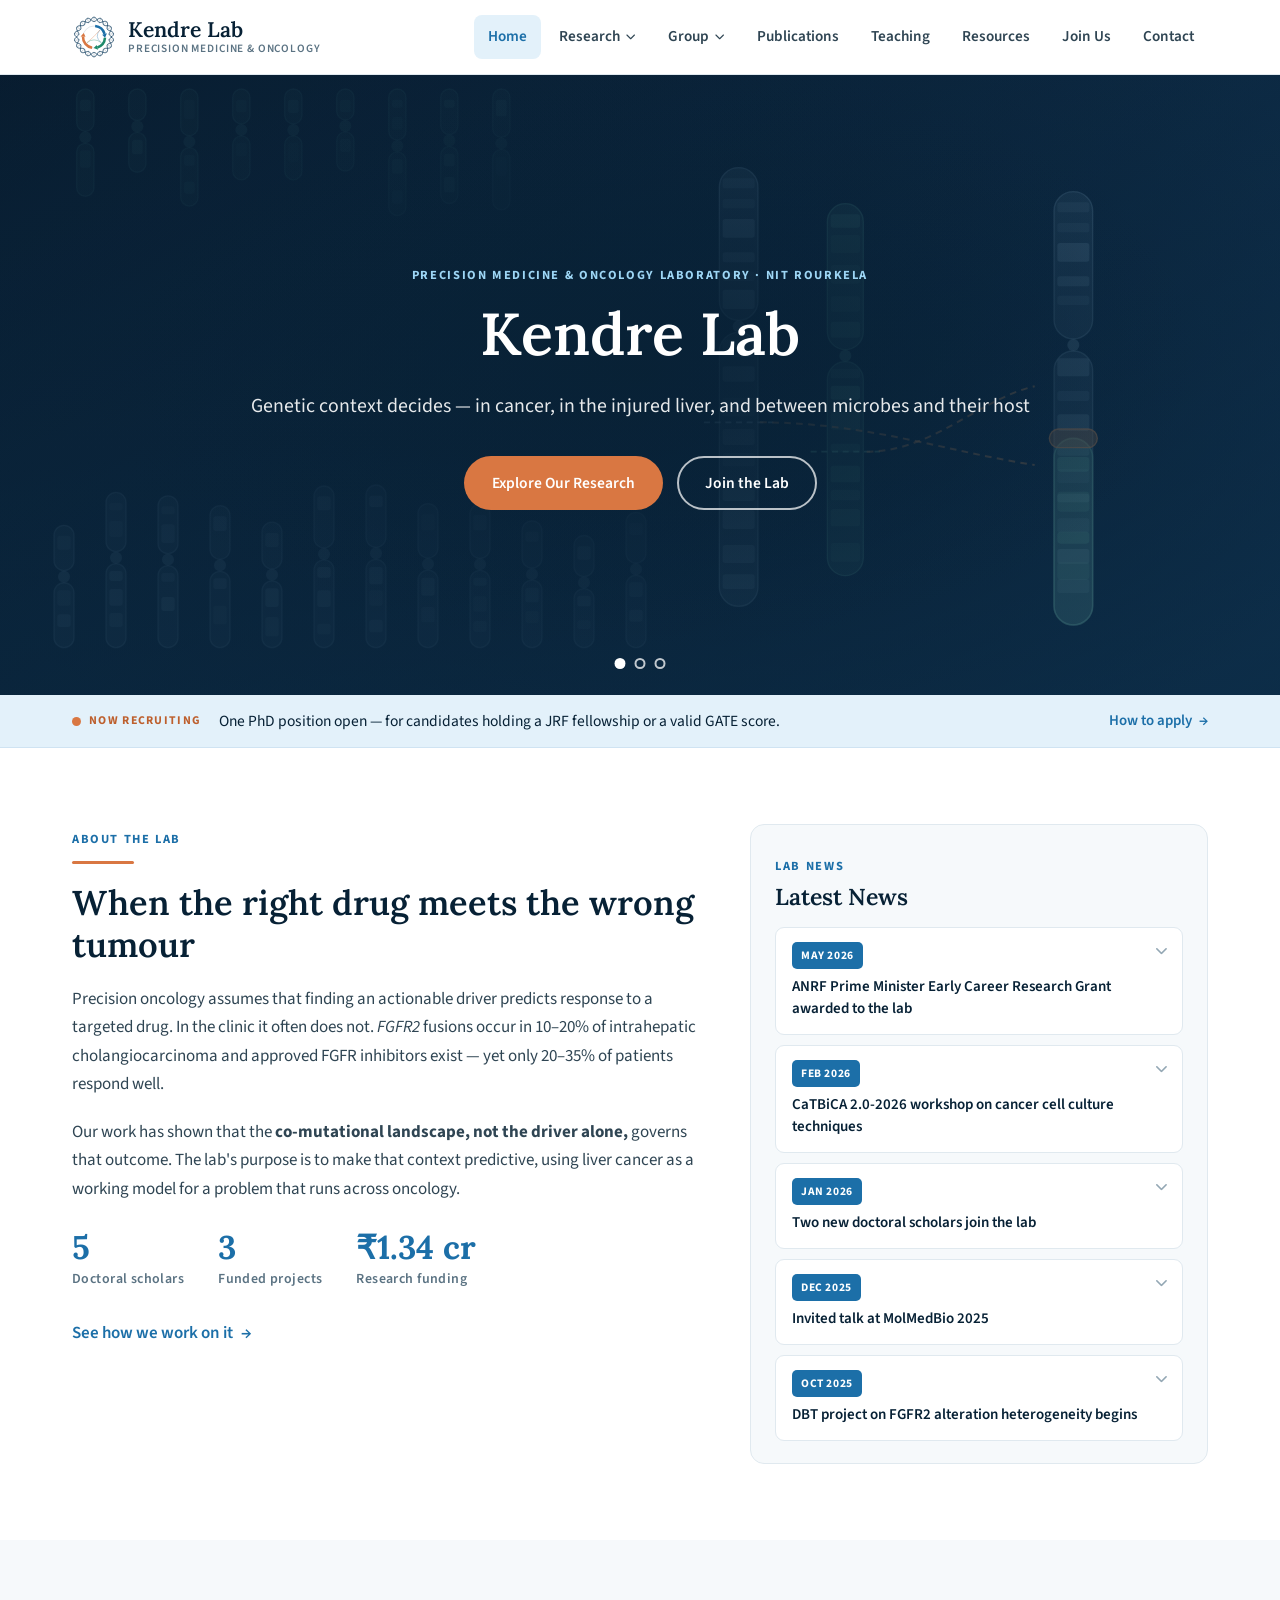
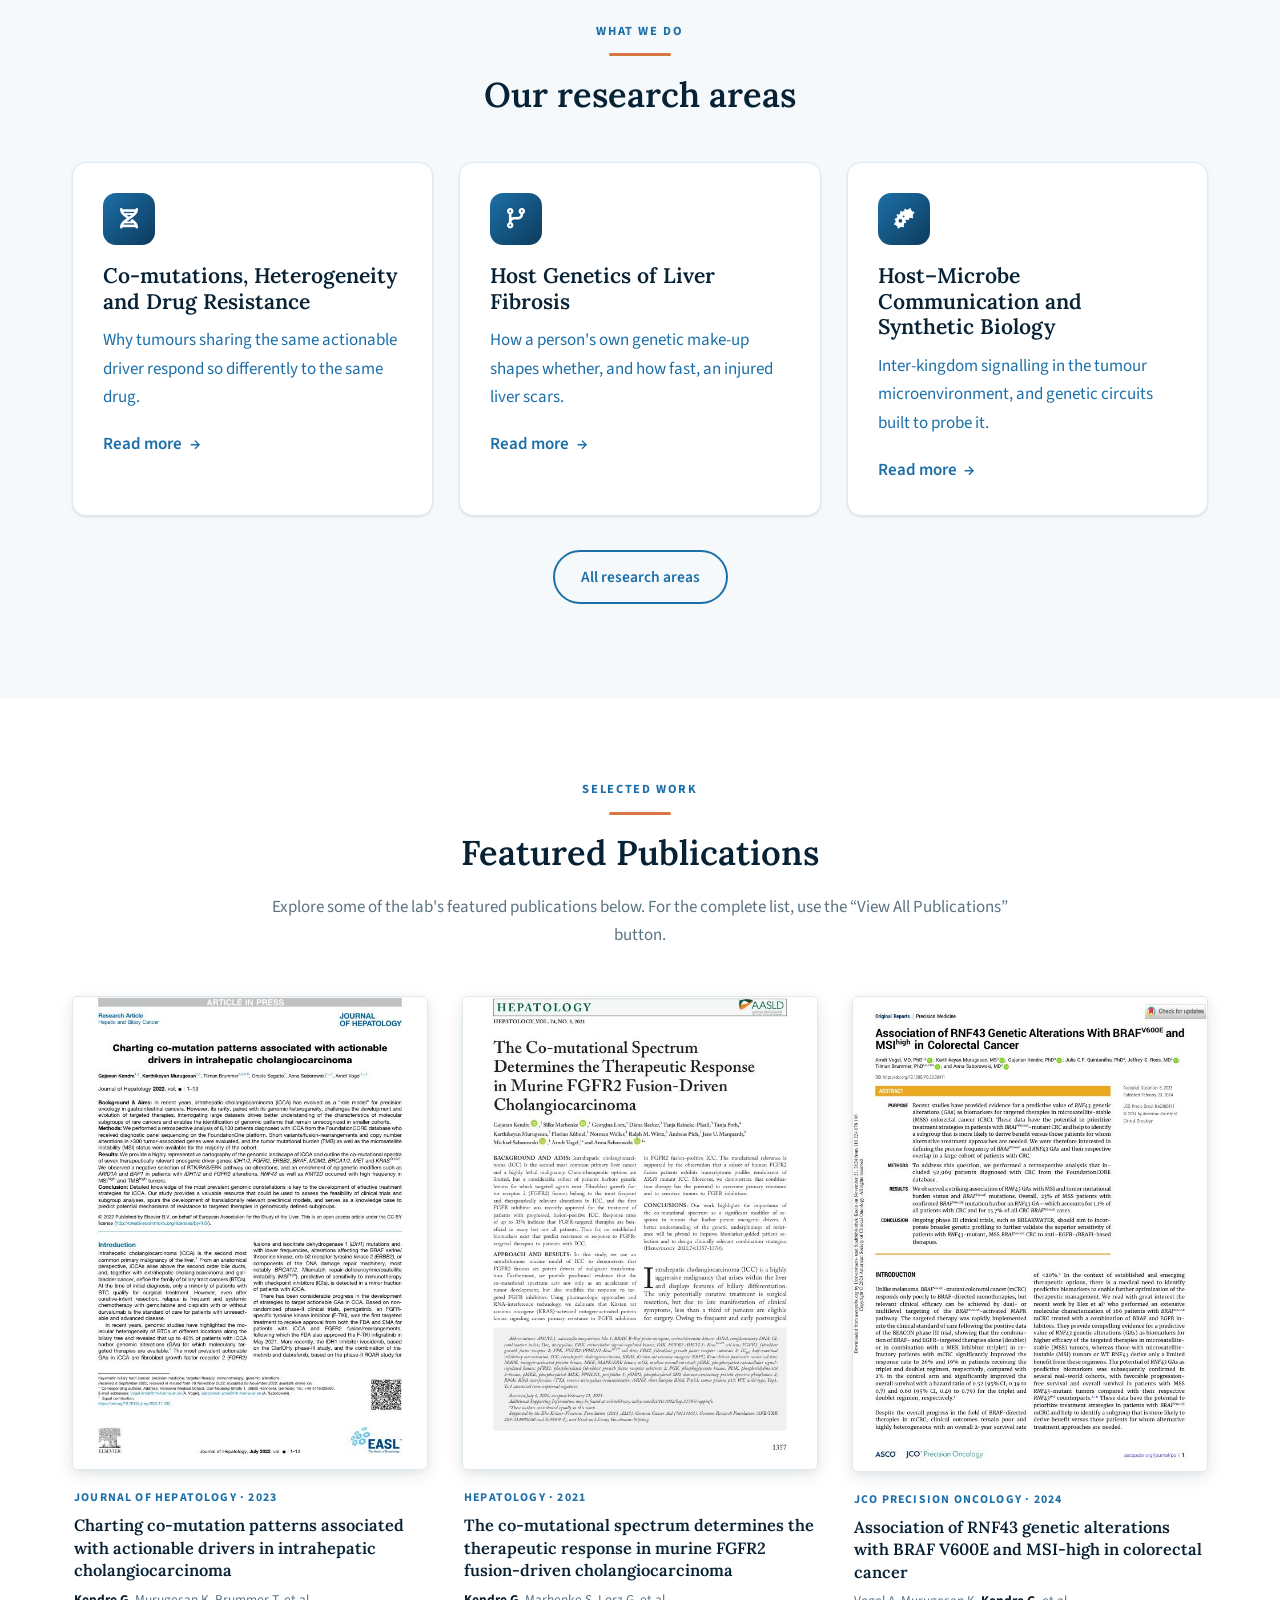
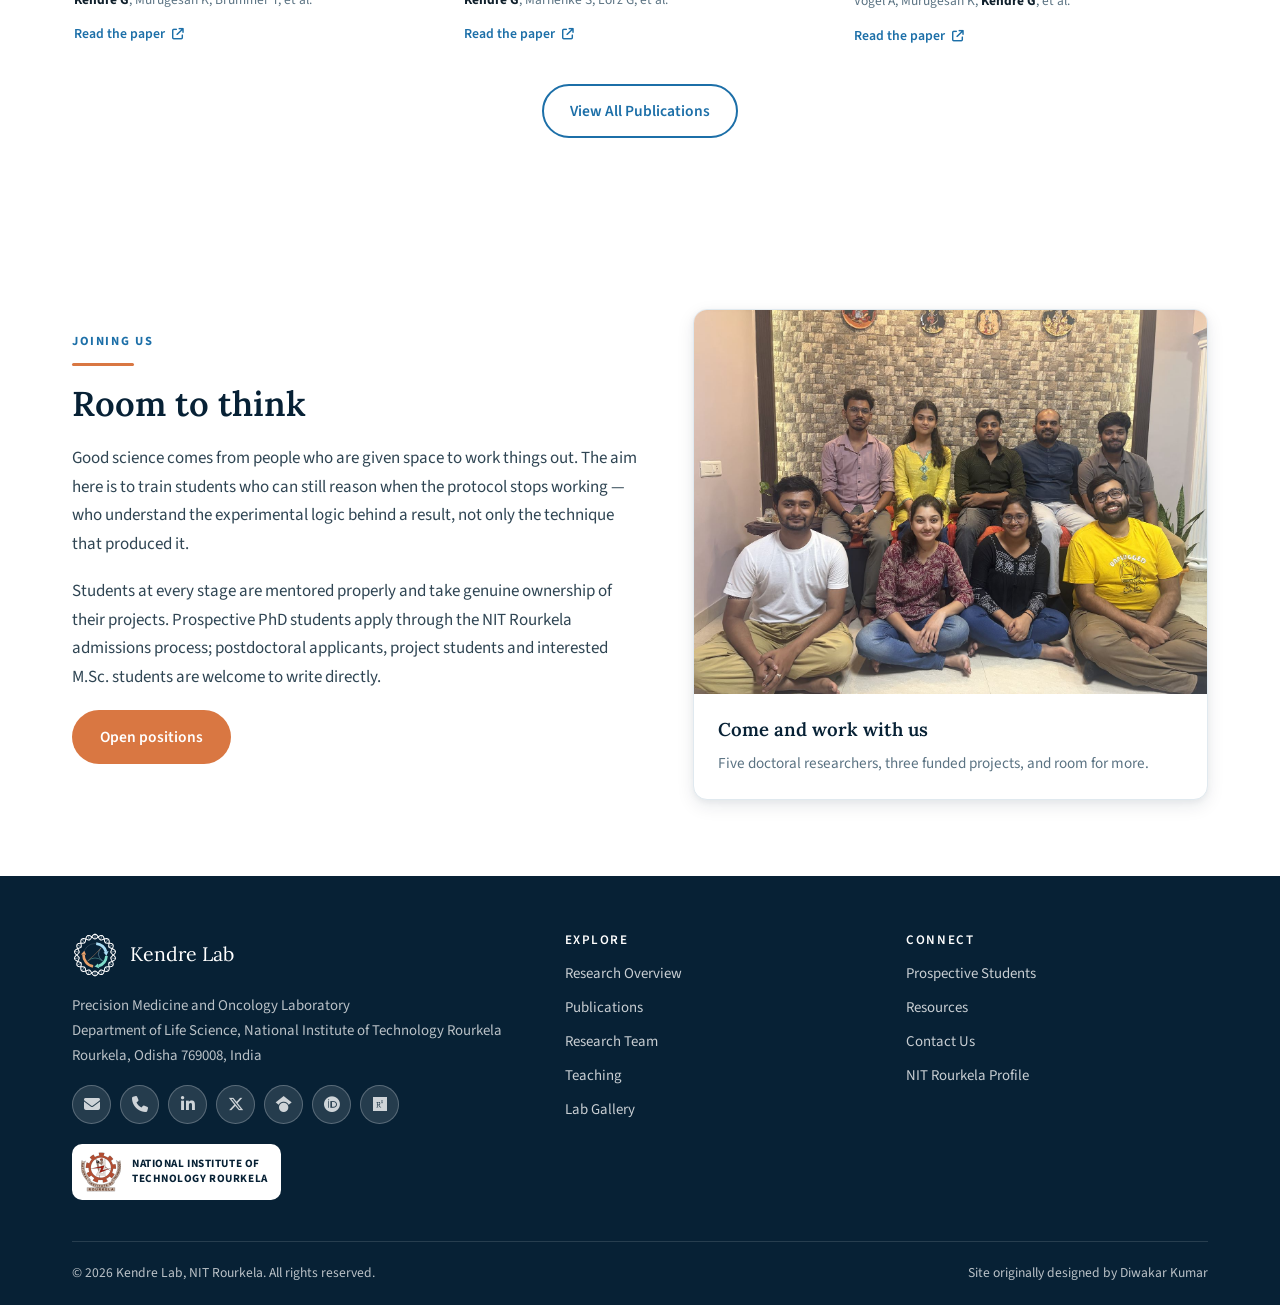
<file: index.html>
<!DOCTYPE html>
<html lang="en">
<head>
<meta charset="utf-8" />
<meta name="viewport" content="width=device-width, initial-scale=1" />
<title>Kendre Lab | Precision Medicine and Oncology, NIT Rourkela</title>
<meta name="description" content="Cancer genomics at NIT Rourkela: why tumours with the same driver respond differently to the same targeted therapy." />
<meta property="og:title" content="Kendre Lab | Precision Medicine and Oncology, NIT Rourkela" />
<meta property="og:description" content="Cancer genomics at NIT Rourkela: why tumours with the same driver respond differently to the same targeted therapy." />
<meta property="og:type" content="website" />
<link rel="canonical" href="https://kendrelab.github.io/" />
<link rel="icon" href="assets/images/lab-logo-small.svg" type="image/svg+xml" />
<link rel="icon" href="favicon.png" sizes="64x64" />
<link rel="apple-touch-icon" href="assets/images/apple-touch-icon.png" />
<meta property="og:image" content="https://kendrelab.github.io/assets/images/og-card.jpg" />
<meta property="og:image:width" content="1200" />
<meta property="og:image:height" content="630" />
<meta property="og:site_name" content="Kendre Lab" />
<meta property="og:url" content="https://kendrelab.github.io/" />
<meta name="twitter:card" content="summary_large_image" />
<meta name="twitter:image" content="https://kendrelab.github.io/assets/images/og-card.jpg" />
<link rel="preconnect" href="https://fonts.googleapis.com" />
<link rel="preconnect" href="https://fonts.gstatic.com" crossorigin />
<link href="https://fonts.googleapis.com/css2?family=Lora:wght@500;600;700&amp;family=Source+Sans+3:wght@400;600;700&amp;display=swap" rel="stylesheet" />
<link rel="stylesheet" href="https://cdnjs.cloudflare.com/ajax/libs/font-awesome/6.5.1/css/all.min.css" />
<link rel="stylesheet" href="assets/css/style.css?v=54c3be02" />
</head>
<body>
<a class="skip-link" href="#main">Skip to main content</a>
<header class="site-header">
  <div class="container">
    <a class="brand" href="index.html">
      <img src="assets/images/lab-logo.svg" alt="" width="44" height="44" />
      <span class="brand-text">
        <span class="brand-name">Kendre Lab</span>
        <span class="brand-sub">Precision Medicine &amp; Oncology</span>
      </span>
    </a>
    <button class="nav-toggle" type="button" aria-label="Menu" aria-expanded="false" aria-controls="site-nav">
      <span></span><span></span><span></span>
    </button>
    <nav class="site-nav" id="site-nav" aria-label="Main">
      <ul class="nav-list">
        <li><a href="index.html" class="is-active">Home</a></li>
        <li class="has-sub">
          <button type="button" aria-expanded="false">Research <i class="fa-solid fa-chevron-down caret" aria-hidden="true"></i></button>
          <ul class="submenu">
            <li><a href="research.html">Research Overview</a></li>
            <li><a href="research.html#co-mutations">Co-mutations &amp; Drug Resistance</a></li>
            <li><a href="research.html#fibrosis">Host Genetics of Liver Fibrosis</a></li>
            <li><a href="research.html#synthetic-biology">Synthetic Biology</a></li>
            <li><a href="research.html#funding">Funded Projects</a></li>
          </ul>
        </li>
        <li class="has-sub">
          <button type="button" aria-expanded="false">Group <i class="fa-solid fa-chevron-down caret" aria-hidden="true"></i></button>
          <ul class="submenu">
            <li><a href="pi.html">Dr. Gajanan Kendre</a></li>
            <li><a href="team.html">Research Team</a></li>
            <li><a href="gallery.html">Lab Gallery</a></li>
          </ul>
        </li>
        <li><a href="publications.html">Publications</a></li>
        <li><a href="teaching.html">Teaching</a></li>
        <li><a href="resources.html">Resources</a></li>
        <li><a href="positions.html">Join Us</a></li>
        <li><a href="contact.html">Contact</a></li>
      </ul>
    </nav>
  </div>
</header>
<div class="nav-scrim"></div>
<main id="main">
<section class="hero">
  <div class="hero-bg">
      <div class="hero-slide hero-slide--1"></div>
      <div class="hero-slide hero-slide--2"></div>
      <div class="hero-slide hero-slide--3"></div>
  </div>
  <div class="hero-inner">
    <span class="eyebrow">Precision Medicine &amp; Oncology Laboratory &middot; NIT Rourkela</span>
    <h1>Kendre Lab</h1>
    <p class="hero-tag">Genetic context decides &mdash; in cancer, in the injured liver,
      and between microbes and their host</p>
    <div class="hero-cta">
      <a class="btn btn--primary" href="research.html">Explore Our Research</a>
      <a class="btn btn--ghost" href="positions.html">Join the Lab</a>
    </div>
  </div>
  <div class="hero-dots" aria-label="Slide navigation"></div>
</section>

<aside class="openings" aria-label="Open positions">
  <div class="container openings-inner">
    <span class="openings-flag"><span class="openings-dot" aria-hidden="true"></span>Now recruiting</span>
    <p>One PhD position open &mdash; for candidates holding a JRF fellowship or a valid GATE score.</p>
    <a class="link-more" href="positions.html">How to apply</a>
  </div>
</aside>

<section class="section">
  <div class="container">
    <div class="split split--news">
      <div>
        <span class="eyebrow">About the lab</span>
        <div class="rule" style="margin-left:0"></div>
        <h2>When the right drug meets the wrong tumour</h2>
        <p>Precision oncology assumes that finding an actionable driver predicts response to a targeted drug.
        In the clinic it often does not. <em>FGFR2</em> fusions occur in 10&ndash;20% of intrahepatic
        cholangiocarcinoma and approved FGFR inhibitors exist &mdash; yet only 20&ndash;35% of patients
        respond well.</p>
        <p>Our work has shown that the <strong>co-mutational landscape, not the driver alone,</strong>
        governs that outcome. The lab's purpose is to make that context predictive, using liver cancer as a
        working model for a problem that runs across oncology.</p>
        <div class="stat-row">
          <div class="stat"><b>5</b><span>Doctoral scholars</span></div>
          <div class="stat"><b>3</b><span>Funded projects</span></div>
          <div class="stat"><b>&#8377;1.34 cr</b><span>Research funding</span></div>
        </div>
        <p style="margin-top:26px"><a class="link-more" href="research.html">See how we work on it</a></p>
      </div>
      <aside class="news-panel">
        <div class="news-panel-head">
          <span class="eyebrow">Lab news</span>
          <h2>Latest News</h2>
        </div>
        <div class="news-scroll">
      <div class="news-item">
        <button type="button" aria-expanded="false">
          <span class="news-date">May 2026</span>
          <span class="news-title">ANRF Prime Minister Early Career Research Grant awarded to the lab</span>
          <i class="fa-solid fa-chevron-down caret" aria-hidden="true"></i>
        </button>
        <div class="news-body"><p>The Anusandhan National Research Foundation has awarded Dr. Kendre a Prime Minister Early
     Career Research Grant of <strong>&#8377;66.00 lakh</strong>, running from May 2026 to May 2029.</p>
     <p>The project asks a question that sits underneath much of our work: <em>where do oncogenic fusion
     genes come from in the first place?</em> We test whether loss of <em>BAP1</em> opens chromatin at the
     breakpoint loci and pushes DNA repair towards error-prone end joining &mdash; making the translocation
     itself more likely.</p>
     <p><a class="link-more" href="research.html#co-mutations">About this work</a></p></div>
      </div>
      <div class="news-item">
        <button type="button" aria-expanded="false">
          <span class="news-date">Feb 2026</span>
          <span class="news-title">CaTBiCA 2.0-2026 workshop on cancer cell culture techniques</span>
          <i class="fa-solid fa-chevron-down caret" aria-hidden="true"></i>
        </button>
        <div class="news-body"><p>Dr. Kendre is Co-Coordinator of the five-day national workshop &ldquo;Cancer Cell Culture
     Techniques for Basic and Clinical Applications 2.0&rdquo;, held at NIT Rourkela from 2 to 6 February
     2026. He was Secretary of the inaugural edition in February 2025.</p></div>
      </div>
      <div class="news-item">
        <button type="button" aria-expanded="false">
          <span class="news-date">Jan 2026</span>
          <span class="news-title">Two new doctoral scholars join the lab</span>
          <i class="fa-solid fa-chevron-down caret" aria-hidden="true"></i>
        </button>
        <div class="news-body"><p>Avijit Banerjee and Silky Biswal joined the group in January 2026.</p>
     <p><a class="link-more" href="team.html">Meet the group</a></p></div>
      </div>
      <div class="news-item">
        <button type="button" aria-expanded="false">
          <span class="news-date">Dec 2025</span>
          <span class="news-title">Invited talk at MolMedBio 2025</span>
          <i class="fa-solid fa-chevron-down caret" aria-hidden="true"></i>
        </button>
        <div class="news-body"><p>Dr. Kendre spoke on &ldquo;Precision Medicine: Solving the Puzzle of Cancer Treatment&rdquo; at
     MolMedBio 2025 &mdash; Cancer Biology: From Mechanisms to Therapeutics. In the same month, Aniruddha
     Banerjee presented at the 48th All India Cell Biology Conference.</p></div>
      </div>
      <div class="news-item">
        <button type="button" aria-expanded="false">
          <span class="news-date">Oct 2025</span>
          <span class="news-title">DBT project on FGFR2 alteration heterogeneity begins</span>
          <i class="fa-solid fa-chevron-down caret" aria-hidden="true"></i>
        </button>
        <div class="news-body"><p>A three-year Department of Biotechnology project (&#8377;57.80 lakh) starts, asking whether
     <em>FGFR2</em> fusions, amplifications and point mutations really represent the same disease.</p>
     <p><a class="link-more" href="research.html#co-mutations">About this work</a></p></div>
      </div>
        </div>
      </aside>
    </div>
  </div>
</section>

<section class="section section--alt">
  <div class="container">
    <div class="section-head">
      <span class="eyebrow">What we do</span>
      <div class="rule"></div>
      <h2>Our research areas</h2>
    </div>
    <div class="grid grid--3">
        <a class="card" href="research.html#co-mutations">
          <div class="card-icon"><i class="fa-solid fa-dna" aria-hidden="true"></i></div>
          <h3>Co-mutations, Heterogeneity and Drug Resistance</h3>
          <p>Why tumours sharing the same actionable driver respond so differently to the same drug.</p>
          <span class="link-more">Read more</span>
        </a>
        <a class="card" href="research.html#fibrosis">
          <div class="card-icon"><i class="fa-solid fa-code-branch" aria-hidden="true"></i></div>
          <h3>Host Genetics of Liver Fibrosis</h3>
          <p>How a person's own genetic make-up shapes whether, and how fast, an injured liver scars.</p>
          <span class="link-more">Read more</span>
        </a>
        <a class="card" href="research.html#synthetic-biology">
          <div class="card-icon"><i class="fa-solid fa-bacterium" aria-hidden="true"></i></div>
          <h3>Host&ndash;Microbe Communication and Synthetic Biology</h3>
          <p>Inter-kingdom signalling in the tumour microenvironment, and genetic circuits built to probe it.</p>
          <span class="link-more">Read more</span>
        </a>
    </div>
    <p style="text-align:center;margin-top:34px">
      <a class="btn btn--outline" href="research.html">All research areas</a>
    </p>
  </div>
</section>

<section class="section">
  <div class="container">
    <div class="section-head">
      <span class="eyebrow">Selected work</span>
      <div class="rule"></div>
      <h2>Featured Publications</h2>
      <p>Explore some of the lab's featured publications below. For the complete list, use the &ldquo;View All Publications&rdquo; button.</p>
    </div>
    <div class="pub-tiles">
      <a class="pub-tile" href="https://doi.org/10.1016/j.jhep.2022.11.030" target="_blank" rel="noopener">
        <span class="pub-tile-page"><img src="assets/images/papers/jhep-2023.jpg" alt="First page of the paper: Charting co-mutation patterns associated with actionable drivers in intrahepatic cholangiocarcinoma" loading="lazy" data-fallback-text="Journal of Hepatology 2023" /></span>
        <span class="pub-tile-cap">
          <span class="pub-tile-journal">Journal of Hepatology &middot; 2023</span>
          <span class="pub-tile-title">Charting co-mutation patterns associated with actionable drivers in intrahepatic cholangiocarcinoma</span>
          <span class="pub-tile-authors"><b>Kendre G</b>, Murugesan K, Brummer T, et al.</span>
          <span class="pub-tile-go">Read the paper <i class="fa-solid fa-arrow-up-right-from-square" aria-hidden="true"></i></span>
        </span>
      </a>
      <a class="pub-tile" href="https://doi.org/10.1002/hep.31799" target="_blank" rel="noopener">
        <span class="pub-tile-page"><img src="assets/images/papers/hepatology-2021.jpg" alt="First page of the paper: The co-mutational spectrum determines the therapeutic response in murine FGFR2 fusion-driven cholangiocarcinoma" loading="lazy" data-fallback-text="Hepatology 2021" /></span>
        <span class="pub-tile-cap">
          <span class="pub-tile-journal">Hepatology &middot; 2021</span>
          <span class="pub-tile-title">The co-mutational spectrum determines the therapeutic response in murine FGFR2 fusion-driven cholangiocarcinoma</span>
          <span class="pub-tile-authors"><b>Kendre G</b>, Marhenke S, Lorz G, et al.</span>
          <span class="pub-tile-go">Read the paper <i class="fa-solid fa-arrow-up-right-from-square" aria-hidden="true"></i></span>
        </span>
      </a>
      <a class="pub-tile" href="https://doi.org/10.1200/PO.23.00411" target="_blank" rel="noopener">
        <span class="pub-tile-page"><img src="assets/images/papers/jcopo-2024.jpg" alt="First page of the paper: Association of RNF43 genetic alterations with BRAF V600E and MSI-high in colorectal cancer" loading="lazy" data-fallback-text="JCO Precision Oncology 2024" /></span>
        <span class="pub-tile-cap">
          <span class="pub-tile-journal">JCO Precision Oncology &middot; 2024</span>
          <span class="pub-tile-title">Association of RNF43 genetic alterations with BRAF V600E and MSI-high in colorectal cancer</span>
          <span class="pub-tile-authors">Vogel A, Murugesan K, <b>Kendre G</b>, et al.</span>
          <span class="pub-tile-go">Read the paper <i class="fa-solid fa-arrow-up-right-from-square" aria-hidden="true"></i></span>
        </span>
      </a>
    </div>
    <p style="text-align:center;margin-top:36px">
      <a class="btn btn--outline" href="publications.html">View All Publications</a>
    </p>
  </div>
</section>

<section class="section">
  <div class="container">
    <div class="split">
      <div>
        <span class="eyebrow">Joining us</span>
        <div class="rule" style="margin-left:0"></div>
        <h2>Room to think</h2>
        <p>Good science comes from people who are given space to work things out. The aim here is to train
        students who can still reason when the protocol stops working &mdash; who understand the
        experimental logic behind a result, not only the technique that produced it.</p>
        <p>Students at every stage are mentored properly and take genuine ownership of their projects.
        Prospective PhD students apply through the NIT Rourkela admissions process; postdoctoral applicants,
        project students and interested M.Sc. students are welcome to write directly.</p>
        <p><a class="btn btn--primary" href="positions.html">Open positions</a></p>
      </div>
      <figure class="join-photo">
        <img src="assets/images/gallery/group-2.jpg"
             alt="The group in the Kendre Lab" loading="lazy"
             data-fallback-text="Add a group photo here" />
        <figcaption>
          <strong>Come and work with us</strong>
          Five doctoral researchers, three funded projects, and room for more.
        </figcaption>
      </figure>
    </div>
  </div>
</section></main>
<footer class="site-footer">
  <div class="container">
    <div class="footer-grid">
      <div>
        <div class="footer-brand">
          <img src="assets/images/lab-logo-dark.svg" alt="" width="46" height="46" />
          <span>Kendre Lab</span>
        </div>
        <p>Precision Medicine and Oncology Laboratory<br />Department of Life Science, National Institute of Technology Rourkela<br />Rourkela, Odisha 769008, India</p>
    <div class="socials socials--light">
      <a href="mailto:kendreg@nitrkl.ac.in" aria-label="Email" title="Email"><i class="fa-solid fa-envelope" aria-hidden="true"></i></a>
      <a href="tel:+916612462688" aria-label="Phone" title="Phone"><i class="fa-solid fa-phone" aria-hidden="true"></i></a>
      <a href="https://www.linkedin.com/in/gajananbkendre/" target="_blank" rel="noopener" aria-label="LinkedIn" title="LinkedIn"><i class="fa-brands fa-linkedin-in" aria-hidden="true"></i></a>
      <a href="https://x.com/DrGajanankendre" target="_blank" rel="noopener" aria-label="X" title="X"><i class="fa-brands fa-x-twitter" aria-hidden="true"></i></a>
      <a href="https://scholar.google.com/citations?user=qyOSoPIAAAAJ&amp;hl=en" target="_blank" rel="noopener" aria-label="Google Scholar" title="Google Scholar"><i class="fa-brands fa-google-scholar" aria-hidden="true"></i></a>
      <a href="https://orcid.org/0000-0001-6458-3100" target="_blank" rel="noopener" aria-label="ORCID" title="ORCID"><i class="fa-brands fa-orcid" aria-hidden="true"></i></a>
      <a href="https://www.researchgate.net/profile/Gajanan-Kendre-4" target="_blank" rel="noopener" aria-label="ResearchGate" title="ResearchGate"><i class="fa-brands fa-researchgate" aria-hidden="true"></i></a>
    </div>
        <a class="footer-inst" href="https://www.nitrkl.ac.in/" target="_blank" rel="noopener">
          <img src="assets/images/nitr-logo.png" alt="" width="40" height="40" />
          <span>National Institute of<br />Technology Rourkela</span>
        </a>
      </div>
      <div>
        <h4>Explore</h4>
        <ul class="footer-links">
          <li><a href="research.html">Research Overview</a></li>
          <li><a href="publications.html">Publications</a></li>
          <li><a href="team.html">Research Team</a></li>
          <li><a href="teaching.html">Teaching</a></li>
          <li><a href="gallery.html">Lab Gallery</a></li>
        </ul>
      </div>
      <div>
        <h4>Connect</h4>
        <ul class="footer-links">
          <li><a href="positions.html">Prospective Students</a></li>
          <li><a href="resources.html">Resources</a></li>
          <li><a href="contact.html">Contact Us</a></li>
          <li><a href="https://www.nitrkl.ac.in/LS/~kendreg/" target="_blank" rel="noopener">NIT Rourkela Profile</a></li>
        </ul>
      </div>
    </div>
    <div class="footer-bar">
      <span>&copy; <span data-year>2026</span> Kendre Lab, NIT Rourkela. All rights reserved.</span>
      <span>Site originally designed by Diwakar Kumar</span>
    </div>
  </div>
</footer>
<script src="assets/js/main.js?v=44c98b7a"></script>
</body>
</html>
</file>
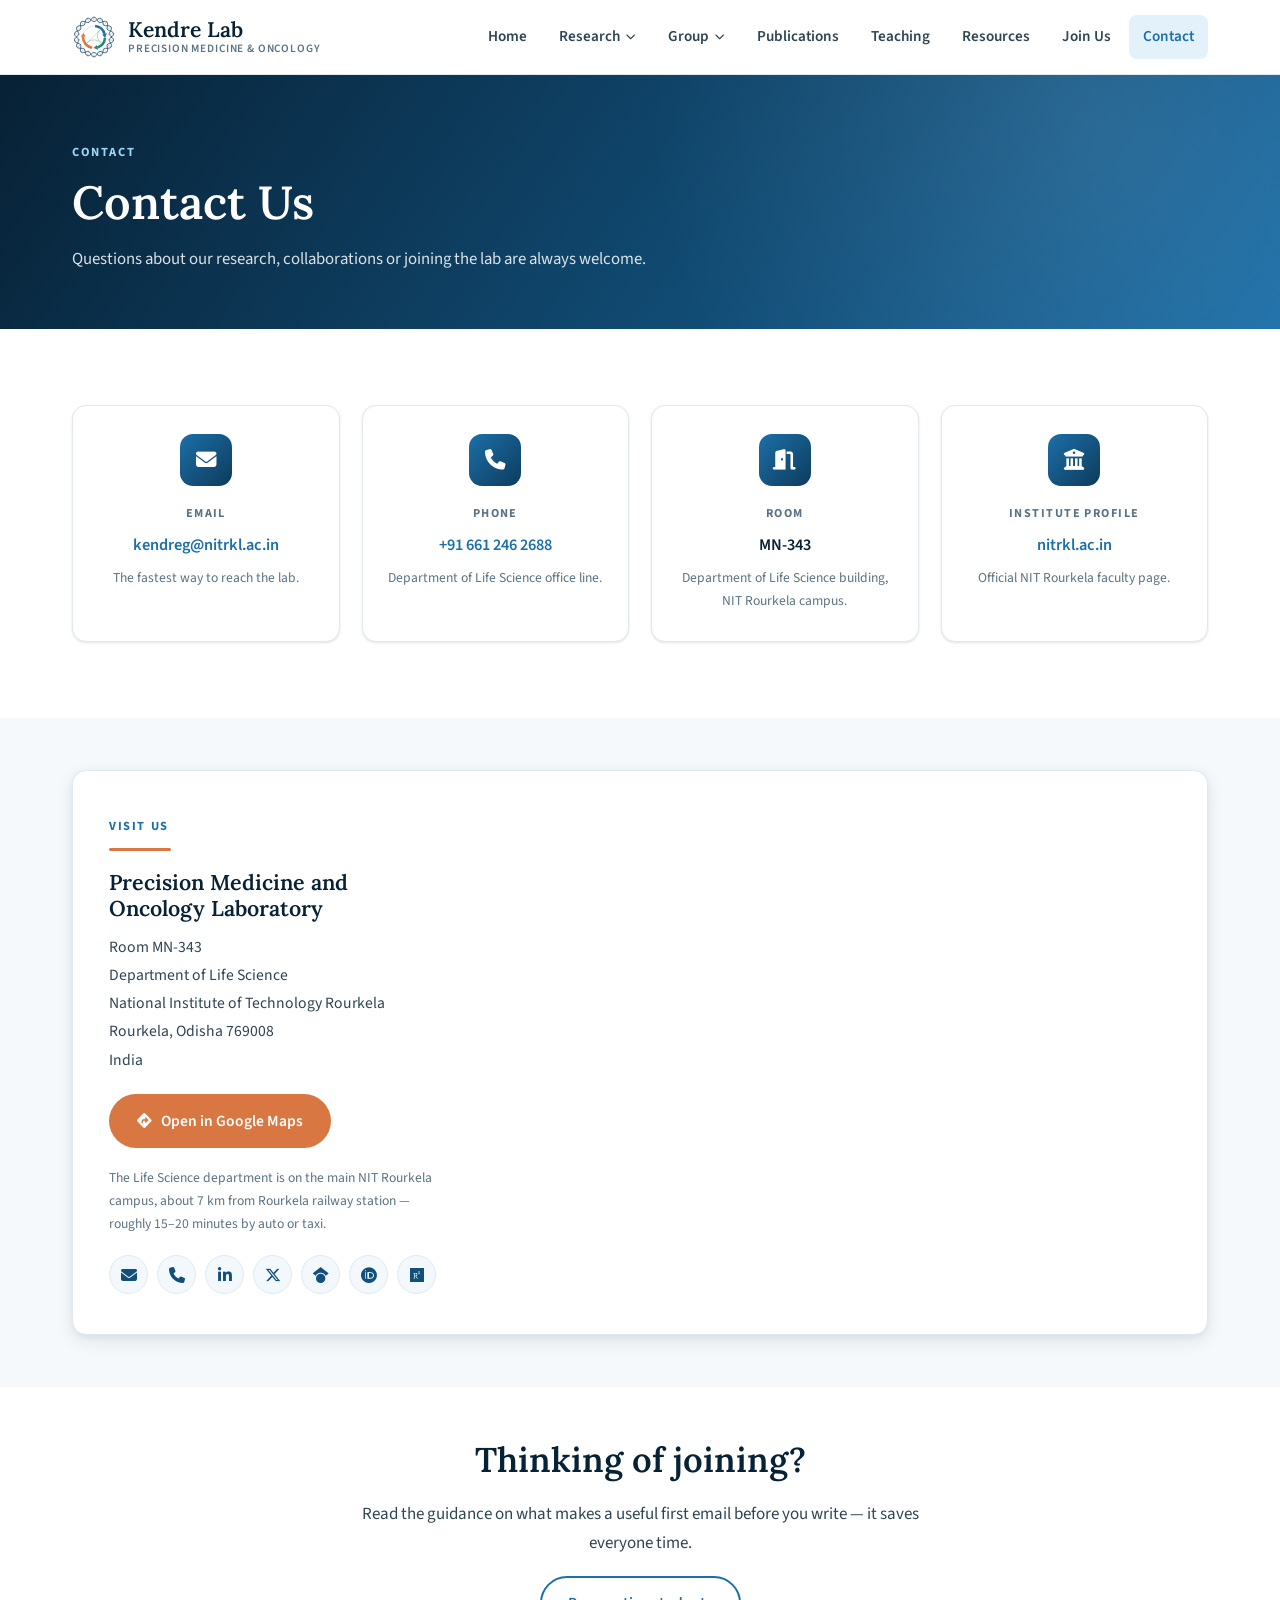
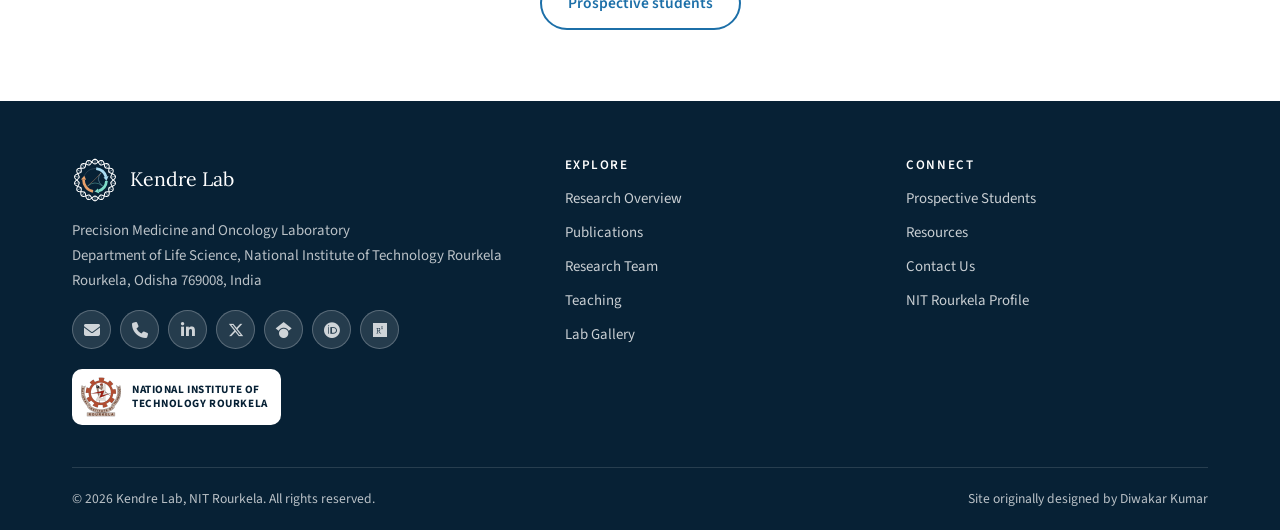
<file: contact.html>
<!DOCTYPE html>
<html lang="en">
<head>
<meta charset="utf-8" />
<meta name="viewport" content="width=device-width, initial-scale=1" />
<title>Contact | Kendre Lab</title>
<meta name="description" content="Contact the Precision Medicine and Oncology Laboratory, Department of Life Science, NIT Rourkela." />
<meta property="og:title" content="Contact | Kendre Lab" />
<meta property="og:description" content="Contact the Precision Medicine and Oncology Laboratory, Department of Life Science, NIT Rourkela." />
<meta property="og:type" content="website" />
<link rel="canonical" href="https://kendrelab.github.io/contact.html" />
<link rel="icon" href="assets/images/lab-logo-small.svg" type="image/svg+xml" />
<link rel="icon" href="favicon.png" sizes="64x64" />
<link rel="apple-touch-icon" href="assets/images/apple-touch-icon.png" />
<meta property="og:image" content="https://kendrelab.github.io/assets/images/og-card.jpg" />
<meta property="og:image:width" content="1200" />
<meta property="og:image:height" content="630" />
<meta property="og:site_name" content="Kendre Lab" />
<meta property="og:url" content="https://kendrelab.github.io/contact.html" />
<meta name="twitter:card" content="summary_large_image" />
<meta name="twitter:image" content="https://kendrelab.github.io/assets/images/og-card.jpg" />
<link rel="preconnect" href="https://fonts.googleapis.com" />
<link rel="preconnect" href="https://fonts.gstatic.com" crossorigin />
<link href="https://fonts.googleapis.com/css2?family=Lora:wght@500;600;700&amp;family=Source+Sans+3:wght@400;600;700&amp;display=swap" rel="stylesheet" />
<link rel="stylesheet" href="https://cdnjs.cloudflare.com/ajax/libs/font-awesome/6.5.1/css/all.min.css" />
<link rel="stylesheet" href="assets/css/style.css?v=54c3be02" />
</head>
<body>
<a class="skip-link" href="#main">Skip to main content</a>
<header class="site-header">
  <div class="container">
    <a class="brand" href="index.html">
      <img src="assets/images/lab-logo.svg" alt="" width="44" height="44" />
      <span class="brand-text">
        <span class="brand-name">Kendre Lab</span>
        <span class="brand-sub">Precision Medicine &amp; Oncology</span>
      </span>
    </a>
    <button class="nav-toggle" type="button" aria-label="Menu" aria-expanded="false" aria-controls="site-nav">
      <span></span><span></span><span></span>
    </button>
    <nav class="site-nav" id="site-nav" aria-label="Main">
      <ul class="nav-list">
        <li><a href="index.html">Home</a></li>
        <li class="has-sub">
          <button type="button" aria-expanded="false">Research <i class="fa-solid fa-chevron-down caret" aria-hidden="true"></i></button>
          <ul class="submenu">
            <li><a href="research.html">Research Overview</a></li>
            <li><a href="research.html#co-mutations">Co-mutations &amp; Drug Resistance</a></li>
            <li><a href="research.html#fibrosis">Host Genetics of Liver Fibrosis</a></li>
            <li><a href="research.html#synthetic-biology">Synthetic Biology</a></li>
            <li><a href="research.html#funding">Funded Projects</a></li>
          </ul>
        </li>
        <li class="has-sub">
          <button type="button" aria-expanded="false">Group <i class="fa-solid fa-chevron-down caret" aria-hidden="true"></i></button>
          <ul class="submenu">
            <li><a href="pi.html">Dr. Gajanan Kendre</a></li>
            <li><a href="team.html">Research Team</a></li>
            <li><a href="gallery.html">Lab Gallery</a></li>
          </ul>
        </li>
        <li><a href="publications.html">Publications</a></li>
        <li><a href="teaching.html">Teaching</a></li>
        <li><a href="resources.html">Resources</a></li>
        <li><a href="positions.html">Join Us</a></li>
        <li><a href="contact.html" class="is-active">Contact</a></li>
      </ul>
    </nav>
  </div>
</header>
<div class="nav-scrim"></div>
<main id="main">
<section class="page-banner">
  <div class="container">
    <span class="eyebrow">Contact</span>
    <h1>Contact Us</h1>
    <p>Questions about our research, collaborations or joining the lab are always welcome.</p>
  </div>
</section>
<section class="section">
  <div class="container">
    <div class="contact-tiles">
        <div class="contact-tile">
          <div class="card-icon"><i class="fa-solid fa-envelope" aria-hidden="true"></i></div>
          <p class="contact-label">Email</p>
          <p class="contact-value"><a href="mailto:kendreg@nitrkl.ac.in">kendreg@nitrkl.ac.in</a></p>
          <p class="contact-hint">The fastest way to reach the lab.</p>
        </div>
        <div class="contact-tile">
          <div class="card-icon"><i class="fa-solid fa-phone" aria-hidden="true"></i></div>
          <p class="contact-label">Phone</p>
          <p class="contact-value"><a href="tel:+916612462688">+91 661 246 2688</a></p>
          <p class="contact-hint">Department of Life Science office line.</p>
        </div>
        <div class="contact-tile">
          <div class="card-icon"><i class="fa-solid fa-door-open" aria-hidden="true"></i></div>
          <p class="contact-label">Room</p>
          <p class="contact-value">MN-343</p>
          <p class="contact-hint">Department of Life Science building, NIT Rourkela campus.</p>
        </div>
        <div class="contact-tile">
          <div class="card-icon"><i class="fa-solid fa-building-columns" aria-hidden="true"></i></div>
          <p class="contact-label">Institute profile</p>
          <p class="contact-value"><a href="https://www.nitrkl.ac.in/LS/~kendreg/" target="_blank" rel="noopener">nitrkl.ac.in</a></p>
          <p class="contact-hint">Official NIT Rourkela faculty page.</p>
        </div>
    </div>
  </div>
</section>

<section class="section section--alt section--tight">
  <div class="container">
    <div class="map-card">
      <div class="map-side">
        <span class="eyebrow">Visit us</span>
        <div class="rule" style="margin-left:0"></div>
        <h2>Precision Medicine and Oncology Laboratory</h2>
        <address>
          Room MN-343<br />
          Department of Life Science<br />
          National Institute of Technology Rourkela<br />
          Rourkela, Odisha 769008<br />
          India
        </address>
        <p><a class="btn btn--primary" href="https://www.google.com/maps/search/?api=1&amp;query=Department+of+Life+Science+NIT+Rourkela" target="_blank" rel="noopener">
          <i class="fa-solid fa-diamond-turn-right" aria-hidden="true"></i> Open in Google Maps</a></p>
        <p class="contact-hint">The Life Science department is on the main NIT Rourkela campus, about 7 km from Rourkela
        railway station &mdash; roughly 15&ndash;20 minutes by auto or taxi.</p>
    <div class="socials">
      <a href="mailto:kendreg@nitrkl.ac.in" aria-label="Email" title="Email"><i class="fa-solid fa-envelope" aria-hidden="true"></i></a>
      <a href="tel:+916612462688" aria-label="Phone" title="Phone"><i class="fa-solid fa-phone" aria-hidden="true"></i></a>
      <a href="https://www.linkedin.com/in/gajananbkendre/" target="_blank" rel="noopener" aria-label="LinkedIn" title="LinkedIn"><i class="fa-brands fa-linkedin-in" aria-hidden="true"></i></a>
      <a href="https://x.com/DrGajanankendre" target="_blank" rel="noopener" aria-label="X" title="X"><i class="fa-brands fa-x-twitter" aria-hidden="true"></i></a>
      <a href="https://scholar.google.com/citations?user=qyOSoPIAAAAJ&amp;hl=en" target="_blank" rel="noopener" aria-label="Google Scholar" title="Google Scholar"><i class="fa-brands fa-google-scholar" aria-hidden="true"></i></a>
      <a href="https://orcid.org/0000-0001-6458-3100" target="_blank" rel="noopener" aria-label="ORCID" title="ORCID"><i class="fa-brands fa-orcid" aria-hidden="true"></i></a>
      <a href="https://www.researchgate.net/profile/Gajanan-Kendre-4" target="_blank" rel="noopener" aria-label="ResearchGate" title="ResearchGate"><i class="fa-brands fa-researchgate" aria-hidden="true"></i></a>
    </div>
      </div>
      <div class="map-wrap">
        <iframe title="Map showing NIT Rourkela"
          src="https://www.google.com/maps/embed?pb=!1m18!1m12!1m3!1d3682.686251086782!2d84.89858077507732!3d22.25182517973022!2m3!1f0!2f0!3f0!3m2!1i1024!2i768!4f13.1!3m3!1m2!1s0x3a2004b3e9db8e37%3A0x8e7e9bb6d9b8fbdc!2sNIT%20Rourkela!5e0!3m2!1sen!2sin!4v1690553208021!5m2!1sen!2sin"
          allowfullscreen loading="lazy" referrerpolicy="no-referrer-when-downgrade"></iframe>
      </div>
    </div>
  </div>
</section>

<section class="section section--tight">
  <div class="container" style="text-align:center;max-width:620px">
    <h2>Thinking of joining?</h2>
    <p>Read the guidance on what makes a useful first email before you write &mdash; it saves everyone time.</p>
    <p><a class="btn btn--outline" href="positions.html">Prospective students</a></p>
  </div>
</section></main>
<footer class="site-footer">
  <div class="container">
    <div class="footer-grid">
      <div>
        <div class="footer-brand">
          <img src="assets/images/lab-logo-dark.svg" alt="" width="46" height="46" />
          <span>Kendre Lab</span>
        </div>
        <p>Precision Medicine and Oncology Laboratory<br />Department of Life Science, National Institute of Technology Rourkela<br />Rourkela, Odisha 769008, India</p>
    <div class="socials socials--light">
      <a href="mailto:kendreg@nitrkl.ac.in" aria-label="Email" title="Email"><i class="fa-solid fa-envelope" aria-hidden="true"></i></a>
      <a href="tel:+916612462688" aria-label="Phone" title="Phone"><i class="fa-solid fa-phone" aria-hidden="true"></i></a>
      <a href="https://www.linkedin.com/in/gajananbkendre/" target="_blank" rel="noopener" aria-label="LinkedIn" title="LinkedIn"><i class="fa-brands fa-linkedin-in" aria-hidden="true"></i></a>
      <a href="https://x.com/DrGajanankendre" target="_blank" rel="noopener" aria-label="X" title="X"><i class="fa-brands fa-x-twitter" aria-hidden="true"></i></a>
      <a href="https://scholar.google.com/citations?user=qyOSoPIAAAAJ&amp;hl=en" target="_blank" rel="noopener" aria-label="Google Scholar" title="Google Scholar"><i class="fa-brands fa-google-scholar" aria-hidden="true"></i></a>
      <a href="https://orcid.org/0000-0001-6458-3100" target="_blank" rel="noopener" aria-label="ORCID" title="ORCID"><i class="fa-brands fa-orcid" aria-hidden="true"></i></a>
      <a href="https://www.researchgate.net/profile/Gajanan-Kendre-4" target="_blank" rel="noopener" aria-label="ResearchGate" title="ResearchGate"><i class="fa-brands fa-researchgate" aria-hidden="true"></i></a>
    </div>
        <a class="footer-inst" href="https://www.nitrkl.ac.in/" target="_blank" rel="noopener">
          <img src="assets/images/nitr-logo.png" alt="" width="40" height="40" />
          <span>National Institute of<br />Technology Rourkela</span>
        </a>
      </div>
      <div>
        <h4>Explore</h4>
        <ul class="footer-links">
          <li><a href="research.html">Research Overview</a></li>
          <li><a href="publications.html">Publications</a></li>
          <li><a href="team.html">Research Team</a></li>
          <li><a href="teaching.html">Teaching</a></li>
          <li><a href="gallery.html">Lab Gallery</a></li>
        </ul>
      </div>
      <div>
        <h4>Connect</h4>
        <ul class="footer-links">
          <li><a href="positions.html">Prospective Students</a></li>
          <li><a href="resources.html">Resources</a></li>
          <li><a href="contact.html">Contact Us</a></li>
          <li><a href="https://www.nitrkl.ac.in/LS/~kendreg/" target="_blank" rel="noopener">NIT Rourkela Profile</a></li>
        </ul>
      </div>
    </div>
    <div class="footer-bar">
      <span>&copy; <span data-year>2026</span> Kendre Lab, NIT Rourkela. All rights reserved.</span>
      <span>Site originally designed by Diwakar Kumar</span>
    </div>
  </div>
</footer>
<script src="assets/js/main.js?v=44c98b7a"></script>
</body>
</html>
</file>
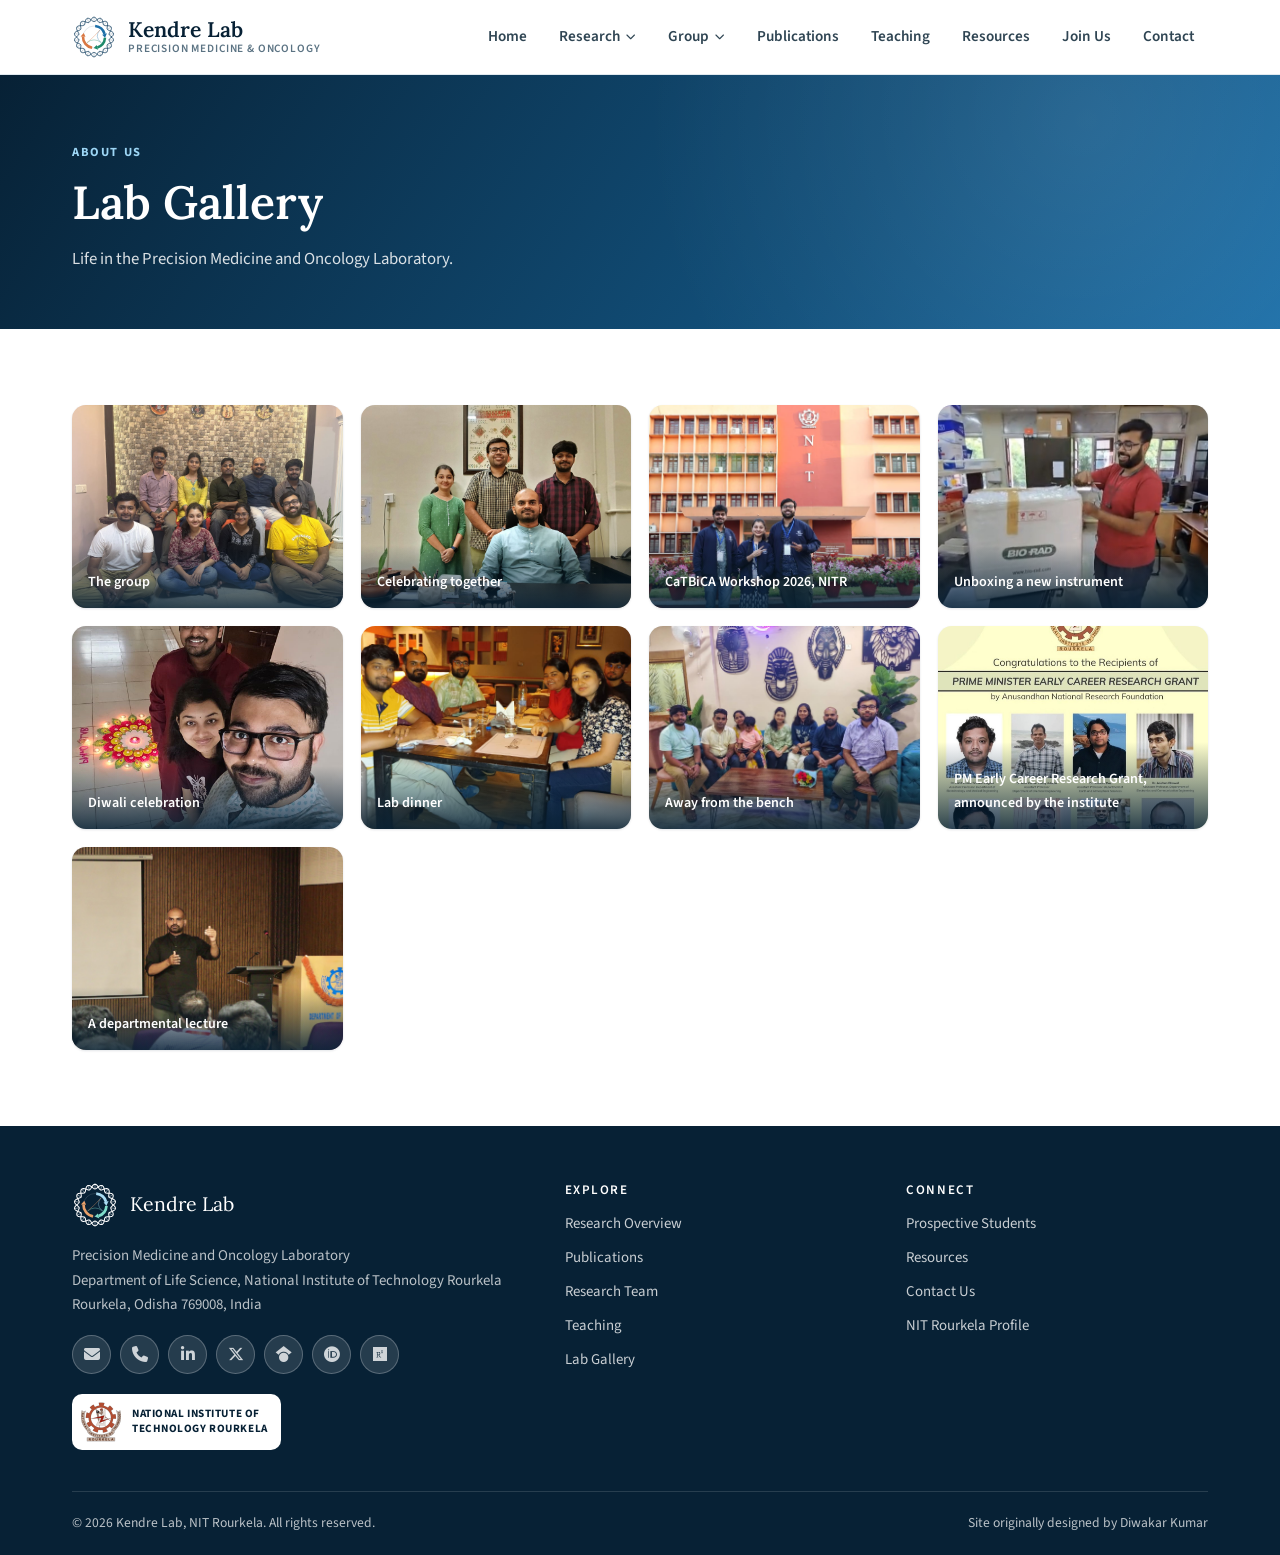
<file: gallery.html>
<!DOCTYPE html>
<html lang="en">
<head>
<meta charset="utf-8" />
<meta name="viewport" content="width=device-width, initial-scale=1" />
<title>Lab Gallery | Kendre Lab</title>
<meta name="description" content="Photographs from the Precision Medicine and Oncology Laboratory at NIT Rourkela." />
<meta property="og:title" content="Lab Gallery | Kendre Lab" />
<meta property="og:description" content="Photographs from the Precision Medicine and Oncology Laboratory at NIT Rourkela." />
<meta property="og:type" content="website" />
<link rel="canonical" href="https://kendrelab.github.io/gallery.html" />
<link rel="icon" href="assets/images/lab-logo-small.svg" type="image/svg+xml" />
<link rel="icon" href="favicon.png" sizes="64x64" />
<link rel="apple-touch-icon" href="assets/images/apple-touch-icon.png" />
<meta property="og:image" content="https://kendrelab.github.io/assets/images/og-card.jpg" />
<meta property="og:image:width" content="1200" />
<meta property="og:image:height" content="630" />
<meta property="og:site_name" content="Kendre Lab" />
<meta property="og:url" content="https://kendrelab.github.io/gallery.html" />
<meta name="twitter:card" content="summary_large_image" />
<meta name="twitter:image" content="https://kendrelab.github.io/assets/images/og-card.jpg" />
<link rel="preconnect" href="https://fonts.googleapis.com" />
<link rel="preconnect" href="https://fonts.gstatic.com" crossorigin />
<link href="https://fonts.googleapis.com/css2?family=Lora:wght@500;600;700&amp;family=Source+Sans+3:wght@400;600;700&amp;display=swap" rel="stylesheet" />
<link rel="stylesheet" href="https://cdnjs.cloudflare.com/ajax/libs/font-awesome/6.5.1/css/all.min.css" />
<link rel="stylesheet" href="assets/css/style.css?v=54c3be02" />
</head>
<body>
<a class="skip-link" href="#main">Skip to main content</a>
<header class="site-header">
  <div class="container">
    <a class="brand" href="index.html">
      <img src="assets/images/lab-logo.svg" alt="" width="44" height="44" />
      <span class="brand-text">
        <span class="brand-name">Kendre Lab</span>
        <span class="brand-sub">Precision Medicine &amp; Oncology</span>
      </span>
    </a>
    <button class="nav-toggle" type="button" aria-label="Menu" aria-expanded="false" aria-controls="site-nav">
      <span></span><span></span><span></span>
    </button>
    <nav class="site-nav" id="site-nav" aria-label="Main">
      <ul class="nav-list">
        <li><a href="index.html">Home</a></li>
        <li class="has-sub">
          <button type="button" aria-expanded="false">Research <i class="fa-solid fa-chevron-down caret" aria-hidden="true"></i></button>
          <ul class="submenu">
            <li><a href="research.html">Research Overview</a></li>
            <li><a href="research.html#co-mutations">Co-mutations &amp; Drug Resistance</a></li>
            <li><a href="research.html#fibrosis">Host Genetics of Liver Fibrosis</a></li>
            <li><a href="research.html#synthetic-biology">Synthetic Biology</a></li>
            <li><a href="research.html#funding">Funded Projects</a></li>
          </ul>
        </li>
        <li class="has-sub">
          <button type="button" aria-expanded="false" class="is-active">Group <i class="fa-solid fa-chevron-down caret" aria-hidden="true"></i></button>
          <ul class="submenu">
            <li><a href="pi.html">Dr. Gajanan Kendre</a></li>
            <li><a href="team.html">Research Team</a></li>
            <li><a href="gallery.html">Lab Gallery</a></li>
          </ul>
        </li>
        <li><a href="publications.html">Publications</a></li>
        <li><a href="teaching.html">Teaching</a></li>
        <li><a href="resources.html">Resources</a></li>
        <li><a href="positions.html">Join Us</a></li>
        <li><a href="contact.html">Contact</a></li>
      </ul>
    </nav>
  </div>
</header>
<div class="nav-scrim"></div>
<main id="main">
<section class="page-banner">
  <div class="container">
    <span class="eyebrow">About us</span>
    <h1>Lab Gallery</h1>
    <p>Life in the Precision Medicine and Oncology Laboratory.</p>
  </div>
</section>
<section class="section">
  <div class="container">
    <div class="gallery-grid">
      <figure class="gallery-item" style="margin:0">
        <img src="assets/images/gallery/group-2.jpg" alt="The group" data-fallback-text="The group" loading="lazy" />
        <figcaption class="gallery-cap">The group</figcaption>
      </figure>
      <figure class="gallery-item" style="margin:0">
        <img src="assets/images/gallery/group-1.jpg" alt="Celebrating together" data-fallback-text="Celebrating together" loading="lazy" />
        <figcaption class="gallery-cap">Celebrating together</figcaption>
      </figure>
      <figure class="gallery-item" style="margin:0">
        <img src="assets/images/gallery/conference-1.jpg" alt="CaTBiCA Workshop 2026, NITR" data-fallback-text="CaTBiCA Workshop 2026, NITR" loading="lazy" />
        <figcaption class="gallery-cap">CaTBiCA Workshop 2026, NITR</figcaption>
      </figure>
      <figure class="gallery-item" style="margin:0">
        <img src="assets/images/gallery/delivery-1.jpg" alt="Unboxing a new instrument" data-fallback-text="Unboxing a new instrument" loading="lazy" />
        <figcaption class="gallery-cap">Unboxing a new instrument</figcaption>
      </figure>
      <figure class="gallery-item" style="margin:0">
        <img src="assets/images/gallery/diwali-1.jpg" alt="Diwali celebration" data-fallback-text="Diwali celebration" loading="lazy" />
        <figcaption class="gallery-cap">Diwali celebration</figcaption>
      </figure>
      <figure class="gallery-item" style="margin:0">
        <img src="assets/images/gallery/dinner-1.jpg" alt="Lab dinner" data-fallback-text="Lab dinner" loading="lazy" />
        <figcaption class="gallery-cap">Lab dinner</figcaption>
      </figure>
      <figure class="gallery-item" style="margin:0">
        <img src="assets/images/gallery/outing-1.jpg" alt="Away from the bench" data-fallback-text="Away from the bench" loading="lazy" />
        <figcaption class="gallery-cap">Away from the bench</figcaption>
      </figure>
      <figure class="gallery-item" style="margin:0">
        <img src="assets/images/gallery/pmecrg-award.jpg" alt="PM Early Career Research Grant, announced by the institute" data-fallback-text="PM Early Career Research Grant, announced by the institute" loading="lazy" />
        <figcaption class="gallery-cap">PM Early Career Research Grant, announced by the institute</figcaption>
      </figure>
      <figure class="gallery-item" style="margin:0">
        <img src="assets/images/gallery/lecture-1.jpg" alt="A departmental lecture" data-fallback-text="A departmental lecture" loading="lazy" />
        <figcaption class="gallery-cap">A departmental lecture</figcaption>
      </figure>
    </div>
    
  </div>
</section></main>
<footer class="site-footer">
  <div class="container">
    <div class="footer-grid">
      <div>
        <div class="footer-brand">
          <img src="assets/images/lab-logo-dark.svg" alt="" width="46" height="46" />
          <span>Kendre Lab</span>
        </div>
        <p>Precision Medicine and Oncology Laboratory<br />Department of Life Science, National Institute of Technology Rourkela<br />Rourkela, Odisha 769008, India</p>
    <div class="socials socials--light">
      <a href="mailto:kendreg@nitrkl.ac.in" aria-label="Email" title="Email"><i class="fa-solid fa-envelope" aria-hidden="true"></i></a>
      <a href="tel:+916612462688" aria-label="Phone" title="Phone"><i class="fa-solid fa-phone" aria-hidden="true"></i></a>
      <a href="https://www.linkedin.com/in/gajananbkendre/" target="_blank" rel="noopener" aria-label="LinkedIn" title="LinkedIn"><i class="fa-brands fa-linkedin-in" aria-hidden="true"></i></a>
      <a href="https://x.com/DrGajanankendre" target="_blank" rel="noopener" aria-label="X" title="X"><i class="fa-brands fa-x-twitter" aria-hidden="true"></i></a>
      <a href="https://scholar.google.com/citations?user=qyOSoPIAAAAJ&amp;hl=en" target="_blank" rel="noopener" aria-label="Google Scholar" title="Google Scholar"><i class="fa-brands fa-google-scholar" aria-hidden="true"></i></a>
      <a href="https://orcid.org/0000-0001-6458-3100" target="_blank" rel="noopener" aria-label="ORCID" title="ORCID"><i class="fa-brands fa-orcid" aria-hidden="true"></i></a>
      <a href="https://www.researchgate.net/profile/Gajanan-Kendre-4" target="_blank" rel="noopener" aria-label="ResearchGate" title="ResearchGate"><i class="fa-brands fa-researchgate" aria-hidden="true"></i></a>
    </div>
        <a class="footer-inst" href="https://www.nitrkl.ac.in/" target="_blank" rel="noopener">
          <img src="assets/images/nitr-logo.png" alt="" width="40" height="40" />
          <span>National Institute of<br />Technology Rourkela</span>
        </a>
      </div>
      <div>
        <h4>Explore</h4>
        <ul class="footer-links">
          <li><a href="research.html">Research Overview</a></li>
          <li><a href="publications.html">Publications</a></li>
          <li><a href="team.html">Research Team</a></li>
          <li><a href="teaching.html">Teaching</a></li>
          <li><a href="gallery.html">Lab Gallery</a></li>
        </ul>
      </div>
      <div>
        <h4>Connect</h4>
        <ul class="footer-links">
          <li><a href="positions.html">Prospective Students</a></li>
          <li><a href="resources.html">Resources</a></li>
          <li><a href="contact.html">Contact Us</a></li>
          <li><a href="https://www.nitrkl.ac.in/LS/~kendreg/" target="_blank" rel="noopener">NIT Rourkela Profile</a></li>
        </ul>
      </div>
    </div>
    <div class="footer-bar">
      <span>&copy; <span data-year>2026</span> Kendre Lab, NIT Rourkela. All rights reserved.</span>
      <span>Site originally designed by Diwakar Kumar</span>
    </div>
  </div>
</footer>
<script src="assets/js/main.js?v=44c98b7a"></script>
</body>
</html>
</file>
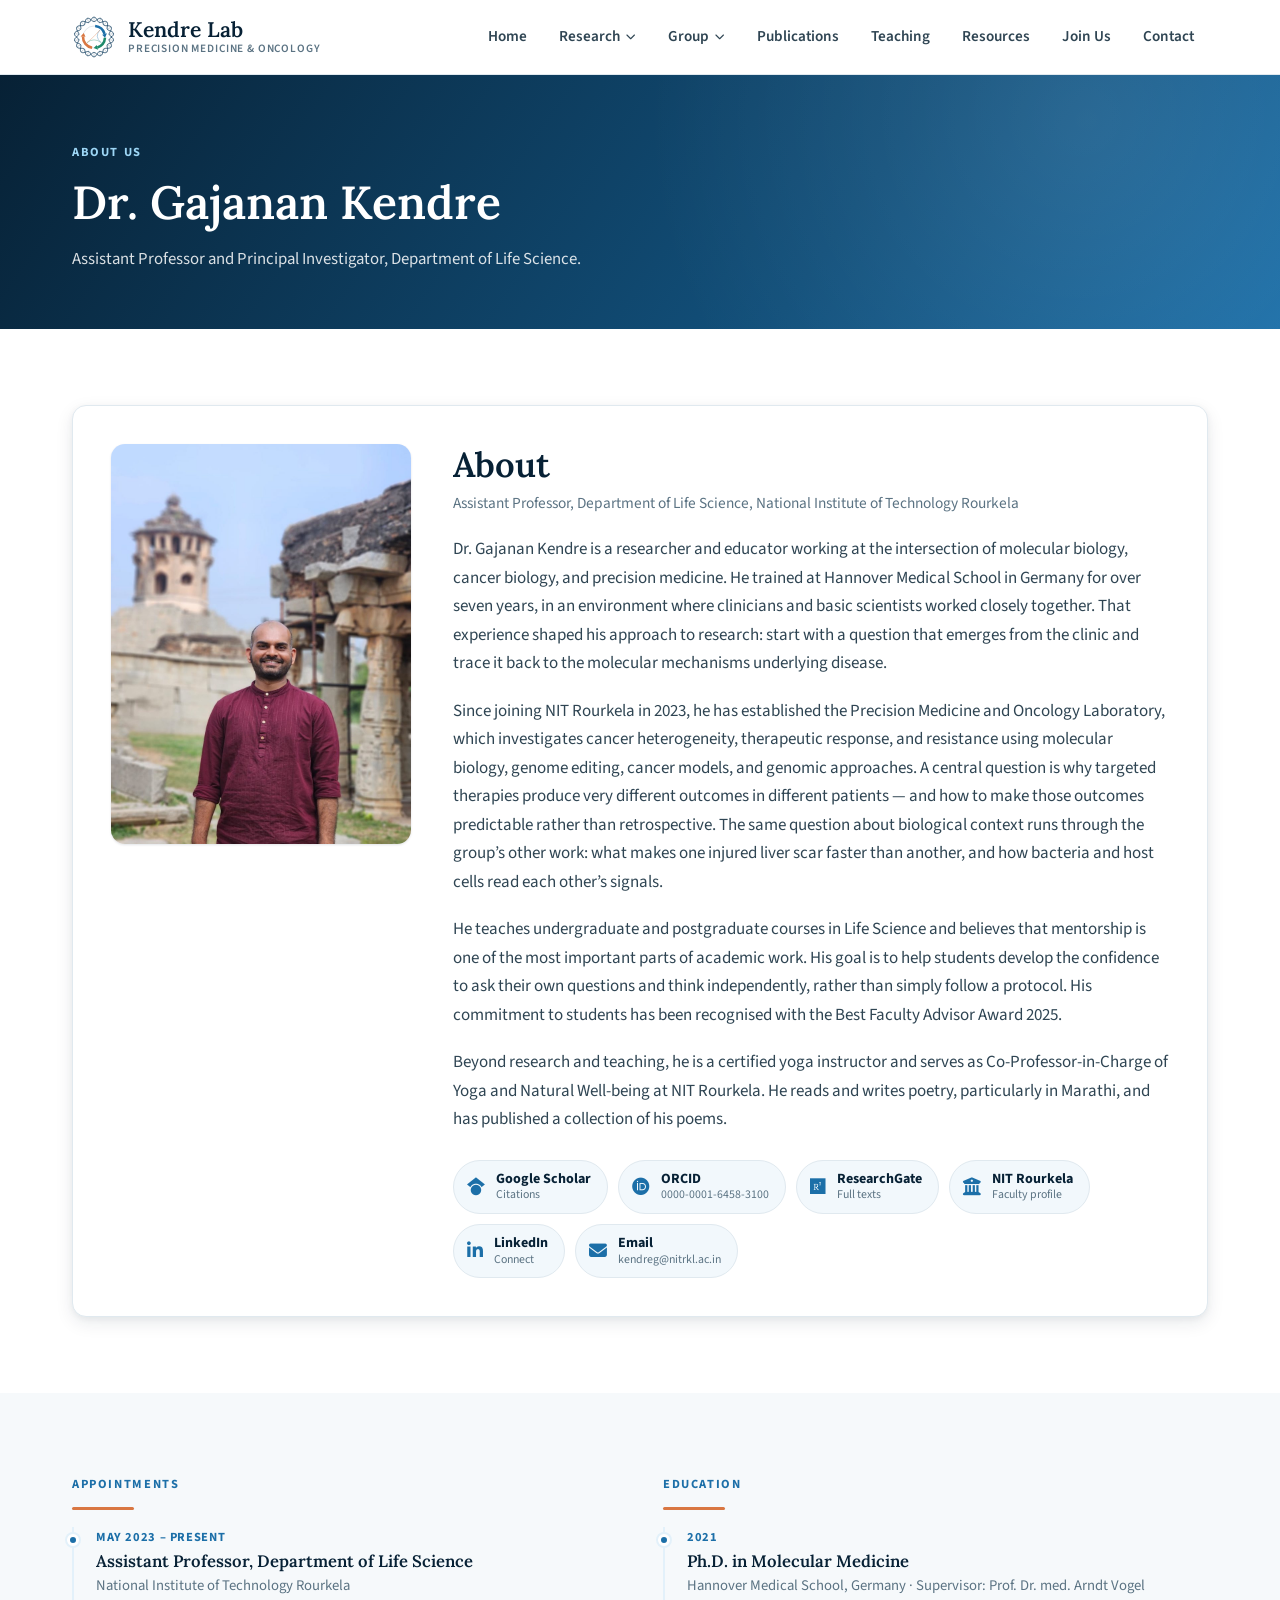
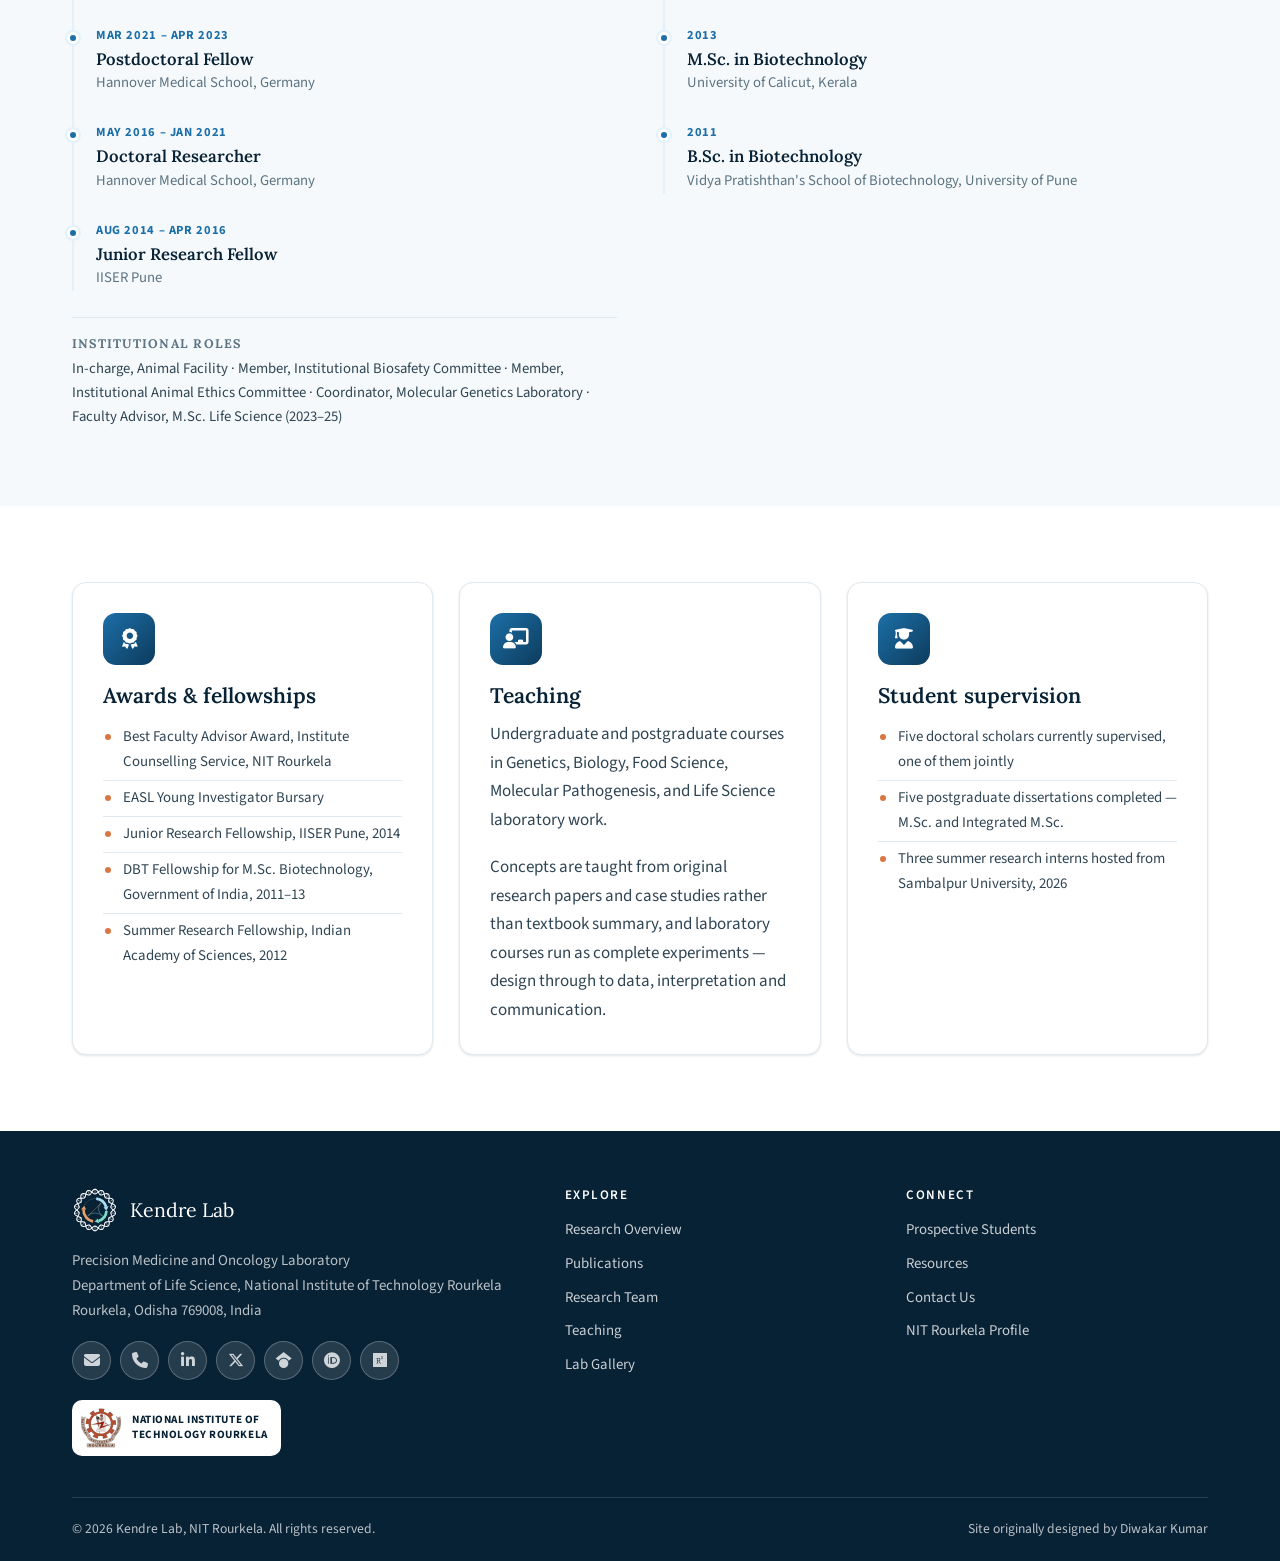
<file: pi.html>
<!DOCTYPE html>
<html lang="en">
<head>
<meta charset="utf-8" />
<meta name="viewport" content="width=device-width, initial-scale=1" />
<title>Dr. Gajanan Kendre | Kendre Lab</title>
<meta name="description" content="Dr. Gajanan Kendre, Assistant Professor at NIT Rourkela and principal investigator of the Precision Medicine and Oncology Laboratory." />
<meta property="og:title" content="Dr. Gajanan Kendre | Kendre Lab" />
<meta property="og:description" content="Dr. Gajanan Kendre, Assistant Professor at NIT Rourkela and principal investigator of the Precision Medicine and Oncology Laboratory." />
<meta property="og:type" content="website" />
<link rel="canonical" href="https://kendrelab.github.io/pi.html" />
<link rel="icon" href="assets/images/lab-logo-small.svg" type="image/svg+xml" />
<link rel="icon" href="favicon.png" sizes="64x64" />
<link rel="apple-touch-icon" href="assets/images/apple-touch-icon.png" />
<meta property="og:image" content="https://kendrelab.github.io/assets/images/og-card.jpg" />
<meta property="og:image:width" content="1200" />
<meta property="og:image:height" content="630" />
<meta property="og:site_name" content="Kendre Lab" />
<meta property="og:url" content="https://kendrelab.github.io/pi.html" />
<meta name="twitter:card" content="summary_large_image" />
<meta name="twitter:image" content="https://kendrelab.github.io/assets/images/og-card.jpg" />
<link rel="preconnect" href="https://fonts.googleapis.com" />
<link rel="preconnect" href="https://fonts.gstatic.com" crossorigin />
<link href="https://fonts.googleapis.com/css2?family=Lora:wght@500;600;700&amp;family=Source+Sans+3:wght@400;600;700&amp;display=swap" rel="stylesheet" />
<link rel="stylesheet" href="https://cdnjs.cloudflare.com/ajax/libs/font-awesome/6.5.1/css/all.min.css" />
<link rel="stylesheet" href="assets/css/style.css?v=54c3be02" />
</head>
<body>
<a class="skip-link" href="#main">Skip to main content</a>
<header class="site-header">
  <div class="container">
    <a class="brand" href="index.html">
      <img src="assets/images/lab-logo.svg" alt="" width="44" height="44" />
      <span class="brand-text">
        <span class="brand-name">Kendre Lab</span>
        <span class="brand-sub">Precision Medicine &amp; Oncology</span>
      </span>
    </a>
    <button class="nav-toggle" type="button" aria-label="Menu" aria-expanded="false" aria-controls="site-nav">
      <span></span><span></span><span></span>
    </button>
    <nav class="site-nav" id="site-nav" aria-label="Main">
      <ul class="nav-list">
        <li><a href="index.html">Home</a></li>
        <li class="has-sub">
          <button type="button" aria-expanded="false">Research <i class="fa-solid fa-chevron-down caret" aria-hidden="true"></i></button>
          <ul class="submenu">
            <li><a href="research.html">Research Overview</a></li>
            <li><a href="research.html#co-mutations">Co-mutations &amp; Drug Resistance</a></li>
            <li><a href="research.html#fibrosis">Host Genetics of Liver Fibrosis</a></li>
            <li><a href="research.html#synthetic-biology">Synthetic Biology</a></li>
            <li><a href="research.html#funding">Funded Projects</a></li>
          </ul>
        </li>
        <li class="has-sub">
          <button type="button" aria-expanded="false" class="is-active">Group <i class="fa-solid fa-chevron-down caret" aria-hidden="true"></i></button>
          <ul class="submenu">
            <li><a href="pi.html">Dr. Gajanan Kendre</a></li>
            <li><a href="team.html">Research Team</a></li>
            <li><a href="gallery.html">Lab Gallery</a></li>
          </ul>
        </li>
        <li><a href="publications.html">Publications</a></li>
        <li><a href="teaching.html">Teaching</a></li>
        <li><a href="resources.html">Resources</a></li>
        <li><a href="positions.html">Join Us</a></li>
        <li><a href="contact.html">Contact</a></li>
      </ul>
    </nav>
  </div>
</header>
<div class="nav-scrim"></div>
<main id="main">
<section class="page-banner">
  <div class="container">
    <span class="eyebrow">About us</span>
    <h1>Dr. Gajanan Kendre</h1>
    <p>Assistant Professor and Principal Investigator, Department of Life Science.</p>
  </div>
</section>
<section class="section">
  <div class="container">
    <div class="pi-card">
      <div>
        <img class="pi-photo" src="assets/images/team/gajanan-kendre.jpg" alt="Dr. Gajanan Kendre"
             data-fallback="GK" data-fallback-class="avatar-fallback--lg" />
      </div>
      <div>
        <h2 style="margin-bottom:.15em">About</h2>
        <p class="pi-affil">Assistant Professor, Department of Life Science, National Institute of Technology Rourkela</p>
        <p>Dr. Gajanan Kendre is a researcher and educator working at the intersection of molecular
        biology, cancer biology, and precision medicine. He trained at Hannover Medical School in Germany
        for over seven years, in an environment where clinicians and basic scientists worked closely
        together. That experience shaped his approach to research: start with a question that emerges
        from the clinic and trace it back to the molecular mechanisms underlying disease.</p>
        <p>Since joining NIT Rourkela in 2023, he has established the Precision Medicine and Oncology
        Laboratory, which investigates cancer heterogeneity, therapeutic response, and resistance using
        molecular biology, genome editing, cancer models, and genomic approaches. A central question is why
        targeted therapies produce very different outcomes in different patients &mdash; and how to make
        those outcomes predictable rather than retrospective. The same question about biological context
        runs through the group&rsquo;s other work: what makes one injured liver scar faster than another,
        and how bacteria and host cells read each other&rsquo;s signals.</p>
        <p>He teaches undergraduate and postgraduate courses in Life Science and believes that
        mentorship is one of the most important parts of academic work. His goal is to help students
        develop the confidence to ask their own questions and think independently, rather than simply
        follow a protocol. His commitment to students has been recognised with the Best Faculty Advisor
        Award 2025.</p>
        <p>Beyond research and teaching, he is a certified yoga instructor and serves as
        Co-Professor-in-Charge of Yoga and Natural Well-being at NIT Rourkela. He reads and writes poetry,
        particularly in Marathi, and has published a collection of his poems.</p>
    <div class="chip-row">
      <a class="chip" href="https://scholar.google.com/citations?user=qyOSoPIAAAAJ&amp;hl=en" target="_blank" rel="noopener">
        <i class="fa-brands fa-google-scholar" aria-hidden="true"></i>
        <span><b>Google Scholar</b>Citations</span>
      </a>
      <a class="chip" href="https://orcid.org/0000-0001-6458-3100" target="_blank" rel="noopener">
        <i class="fa-brands fa-orcid" aria-hidden="true"></i>
        <span><b>ORCID</b>0000-0001-6458-3100</span>
      </a>
      <a class="chip" href="https://www.researchgate.net/profile/Gajanan-Kendre-4" target="_blank" rel="noopener">
        <i class="fa-brands fa-researchgate" aria-hidden="true"></i>
        <span><b>ResearchGate</b>Full texts</span>
      </a>
      <a class="chip" href="https://www.nitrkl.ac.in/LS/~kendreg/" target="_blank" rel="noopener">
        <i class="fa-solid fa-building-columns" aria-hidden="true"></i>
        <span><b>NIT Rourkela</b>Faculty profile</span>
      </a>
      <a class="chip" href="https://www.linkedin.com/in/gajananbkendre/" target="_blank" rel="noopener">
        <i class="fa-brands fa-linkedin-in" aria-hidden="true"></i>
        <span><b>LinkedIn</b>Connect</span>
      </a>
      <a class="chip" href="mailto:kendreg@nitrkl.ac.in">
        <i class="fa-solid fa-envelope" aria-hidden="true"></i>
        <span><b>Email</b>kendreg@nitrkl.ac.in</span>
      </a>
    </div>
      </div>
    </div>
  </div>
</section>

<section class="section section--alt">
  <div class="container">
    <div class="grid grid--2" style="gap:46px">
      <div>
        <span class="eyebrow">Appointments</span>
        <div class="rule" style="margin-left:0"></div>
        <div class="timeline">
        <div class="tl-item">
          <div class="tl-when">May 2023 &ndash; present</div>
          <div><h4>Assistant Professor, Department of Life Science</h4><p>National Institute of Technology Rourkela</p></div>
        </div>
        <div class="tl-item">
          <div class="tl-when">Mar 2021 &ndash; Apr 2023</div>
          <div><h4>Postdoctoral Fellow</h4><p>Hannover Medical School, Germany</p></div>
        </div>
        <div class="tl-item">
          <div class="tl-when">May 2016 &ndash; Jan 2021</div>
          <div><h4>Doctoral Researcher</h4><p>Hannover Medical School, Germany</p></div>
        </div>
        <div class="tl-item">
          <div class="tl-when">Aug 2014 &ndash; Apr 2016</div>
          <div><h4>Junior Research Fellow</h4><p>IISER Pune</p></div>
        </div>
        </div>
        <div class="pi-roles">
          <h4>Institutional roles</h4>
          <p>In-charge, Animal Facility &middot; Member, Institutional Biosafety Committee &middot;
          Member, Institutional Animal Ethics Committee &middot; Coordinator, Molecular Genetics
          Laboratory &middot; Faculty Advisor, M.Sc. Life Science (2023&ndash;25)</p>
        </div>
      </div>
      <div>
        <span class="eyebrow">Education</span>
        <div class="rule" style="margin-left:0"></div>
        <div class="timeline">
        <div class="tl-item">
          <div class="tl-when">2021</div>
          <div><h4>Ph.D. in Molecular Medicine</h4><p>Hannover Medical School, Germany &middot; Supervisor: Prof. Dr. med. Arndt Vogel</p></div>
        </div>
        <div class="tl-item">
          <div class="tl-when">2013</div>
          <div><h4>M.Sc. in Biotechnology</h4><p>University of Calicut, Kerala</p></div>
        </div>
        <div class="tl-item">
          <div class="tl-when">2011</div>
          <div><h4>B.Sc. in Biotechnology</h4><p>Vidya Pratishthan's School of Biotechnology, University of Pune</p></div>
        </div>
        </div>
      </div>
    </div>
  </div>
</section>

<section class="section">
  <div class="container">
    <div class="grid grid--3">
      <div class="card">
        <div class="card-icon"><i class="fa-solid fa-award" aria-hidden="true"></i></div>
        <h3>Awards &amp; fellowships</h3>
        <ul class="plain-list">
          <li>Best Faculty Advisor Award, Institute Counselling Service, NIT Rourkela</li>
          <li>EASL Young Investigator Bursary</li>
          <li>Junior Research Fellowship, IISER Pune, 2014</li>
          <li>DBT Fellowship for M.Sc. Biotechnology, Government of India, 2011&ndash;13</li>
          <li>Summer Research Fellowship, Indian Academy of Sciences, 2012</li>
        </ul>
      </div>
      <div class="card">
        <div class="card-icon"><i class="fa-solid fa-chalkboard-user" aria-hidden="true"></i></div>
        <h3>Teaching</h3>
        <p>Undergraduate and postgraduate courses in Genetics, Biology, Food Science, Molecular
        Pathogenesis, and Life Science laboratory work.</p>
        <p>Concepts are taught from original research papers and case studies rather than textbook
        summary, and laboratory courses run as complete experiments &mdash; design through to data,
        interpretation and communication.</p>
      </div>
      <div class="card">
        <div class="card-icon"><i class="fa-solid fa-user-graduate" aria-hidden="true"></i></div>
        <h3>Student supervision</h3>
        <ul class="plain-list">
          <li>Five doctoral scholars currently supervised, one of them jointly</li>
          <li>Five postgraduate dissertations completed &mdash; M.Sc. and Integrated M.Sc.</li>
          <li>Three summer research interns hosted from Sambalpur University, 2026</li>
        </ul>
      </div>
    </div>
  </div>
</section>
</main>
<footer class="site-footer">
  <div class="container">
    <div class="footer-grid">
      <div>
        <div class="footer-brand">
          <img src="assets/images/lab-logo-dark.svg" alt="" width="46" height="46" />
          <span>Kendre Lab</span>
        </div>
        <p>Precision Medicine and Oncology Laboratory<br />Department of Life Science, National Institute of Technology Rourkela<br />Rourkela, Odisha 769008, India</p>
    <div class="socials socials--light">
      <a href="mailto:kendreg@nitrkl.ac.in" aria-label="Email" title="Email"><i class="fa-solid fa-envelope" aria-hidden="true"></i></a>
      <a href="tel:+916612462688" aria-label="Phone" title="Phone"><i class="fa-solid fa-phone" aria-hidden="true"></i></a>
      <a href="https://www.linkedin.com/in/gajananbkendre/" target="_blank" rel="noopener" aria-label="LinkedIn" title="LinkedIn"><i class="fa-brands fa-linkedin-in" aria-hidden="true"></i></a>
      <a href="https://x.com/DrGajanankendre" target="_blank" rel="noopener" aria-label="X" title="X"><i class="fa-brands fa-x-twitter" aria-hidden="true"></i></a>
      <a href="https://scholar.google.com/citations?user=qyOSoPIAAAAJ&amp;hl=en" target="_blank" rel="noopener" aria-label="Google Scholar" title="Google Scholar"><i class="fa-brands fa-google-scholar" aria-hidden="true"></i></a>
      <a href="https://orcid.org/0000-0001-6458-3100" target="_blank" rel="noopener" aria-label="ORCID" title="ORCID"><i class="fa-brands fa-orcid" aria-hidden="true"></i></a>
      <a href="https://www.researchgate.net/profile/Gajanan-Kendre-4" target="_blank" rel="noopener" aria-label="ResearchGate" title="ResearchGate"><i class="fa-brands fa-researchgate" aria-hidden="true"></i></a>
    </div>
        <a class="footer-inst" href="https://www.nitrkl.ac.in/" target="_blank" rel="noopener">
          <img src="assets/images/nitr-logo.png" alt="" width="40" height="40" />
          <span>National Institute of<br />Technology Rourkela</span>
        </a>
      </div>
      <div>
        <h4>Explore</h4>
        <ul class="footer-links">
          <li><a href="research.html">Research Overview</a></li>
          <li><a href="publications.html">Publications</a></li>
          <li><a href="team.html">Research Team</a></li>
          <li><a href="teaching.html">Teaching</a></li>
          <li><a href="gallery.html">Lab Gallery</a></li>
        </ul>
      </div>
      <div>
        <h4>Connect</h4>
        <ul class="footer-links">
          <li><a href="positions.html">Prospective Students</a></li>
          <li><a href="resources.html">Resources</a></li>
          <li><a href="contact.html">Contact Us</a></li>
          <li><a href="https://www.nitrkl.ac.in/LS/~kendreg/" target="_blank" rel="noopener">NIT Rourkela Profile</a></li>
        </ul>
      </div>
    </div>
    <div class="footer-bar">
      <span>&copy; <span data-year>2026</span> Kendre Lab, NIT Rourkela. All rights reserved.</span>
      <span>Site originally designed by Diwakar Kumar</span>
    </div>
  </div>
</footer>
<script src="assets/js/main.js?v=44c98b7a"></script>
</body>
</html>
</file>
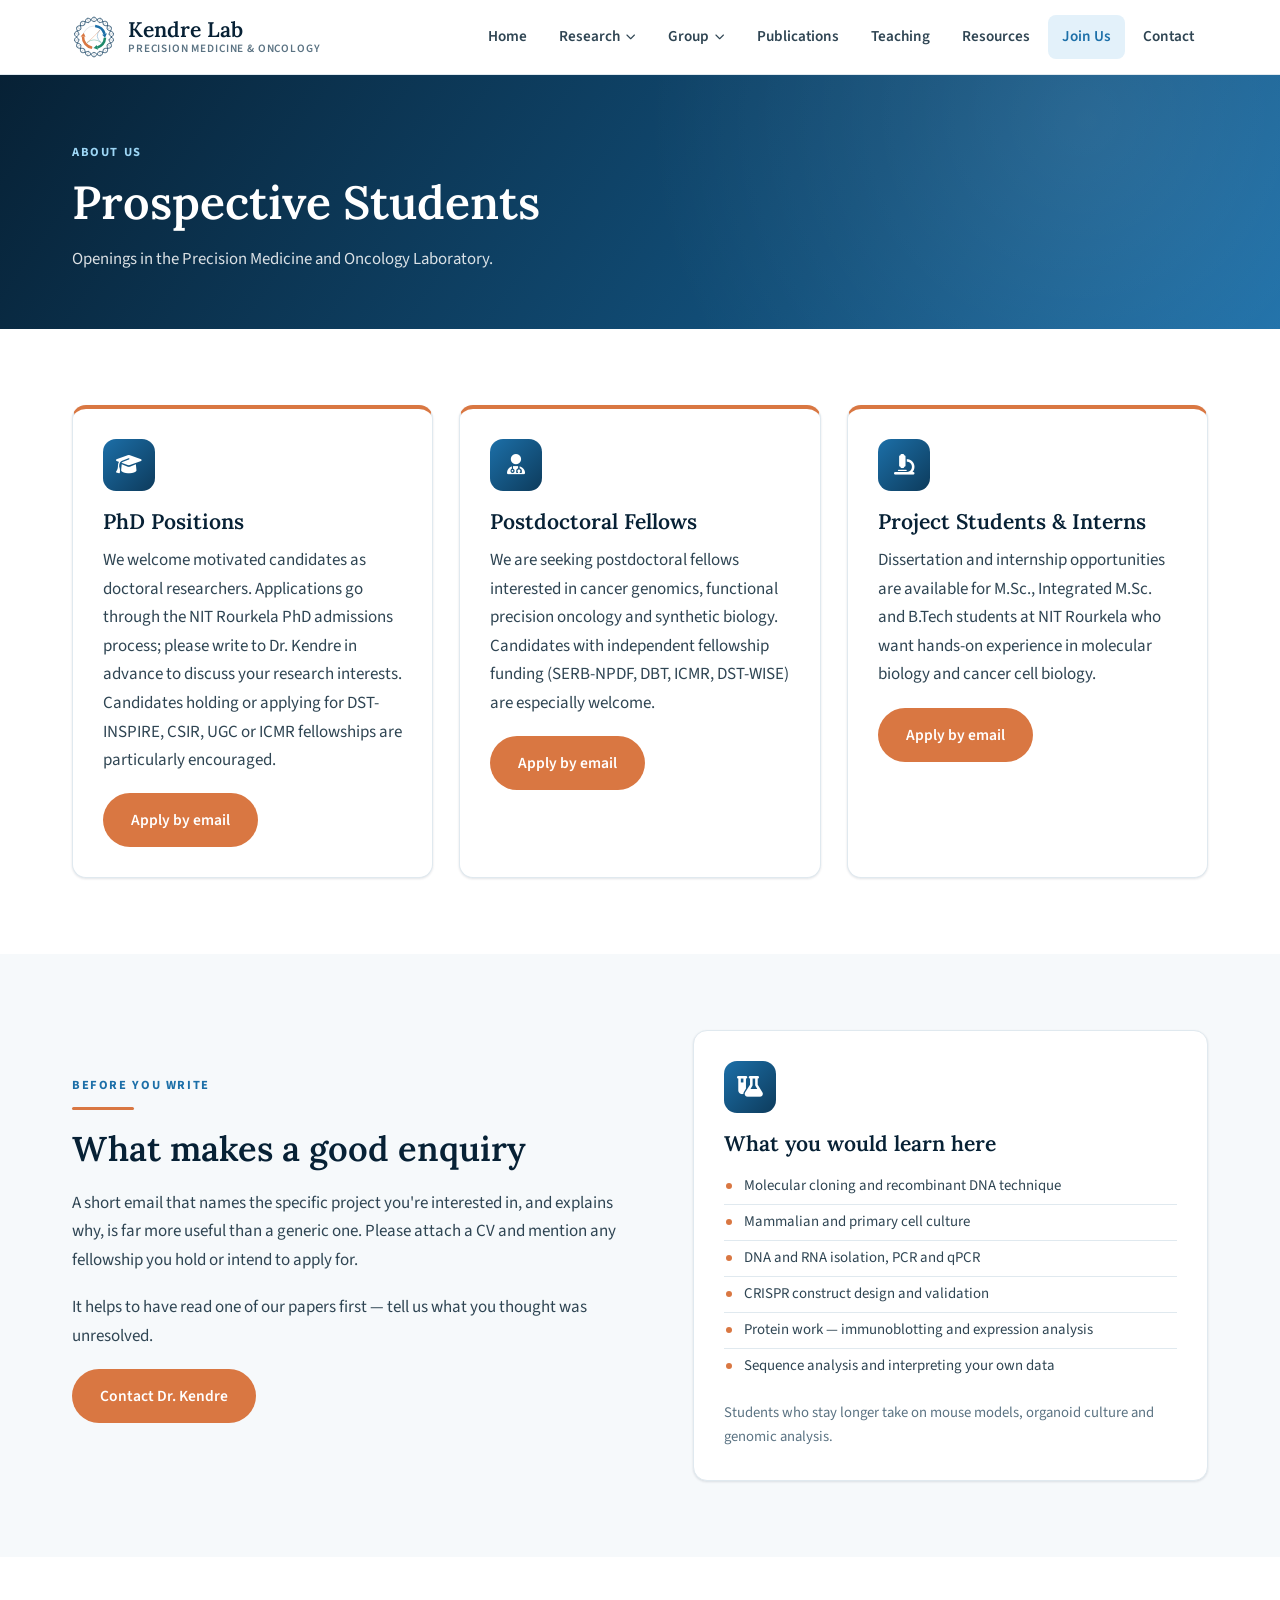
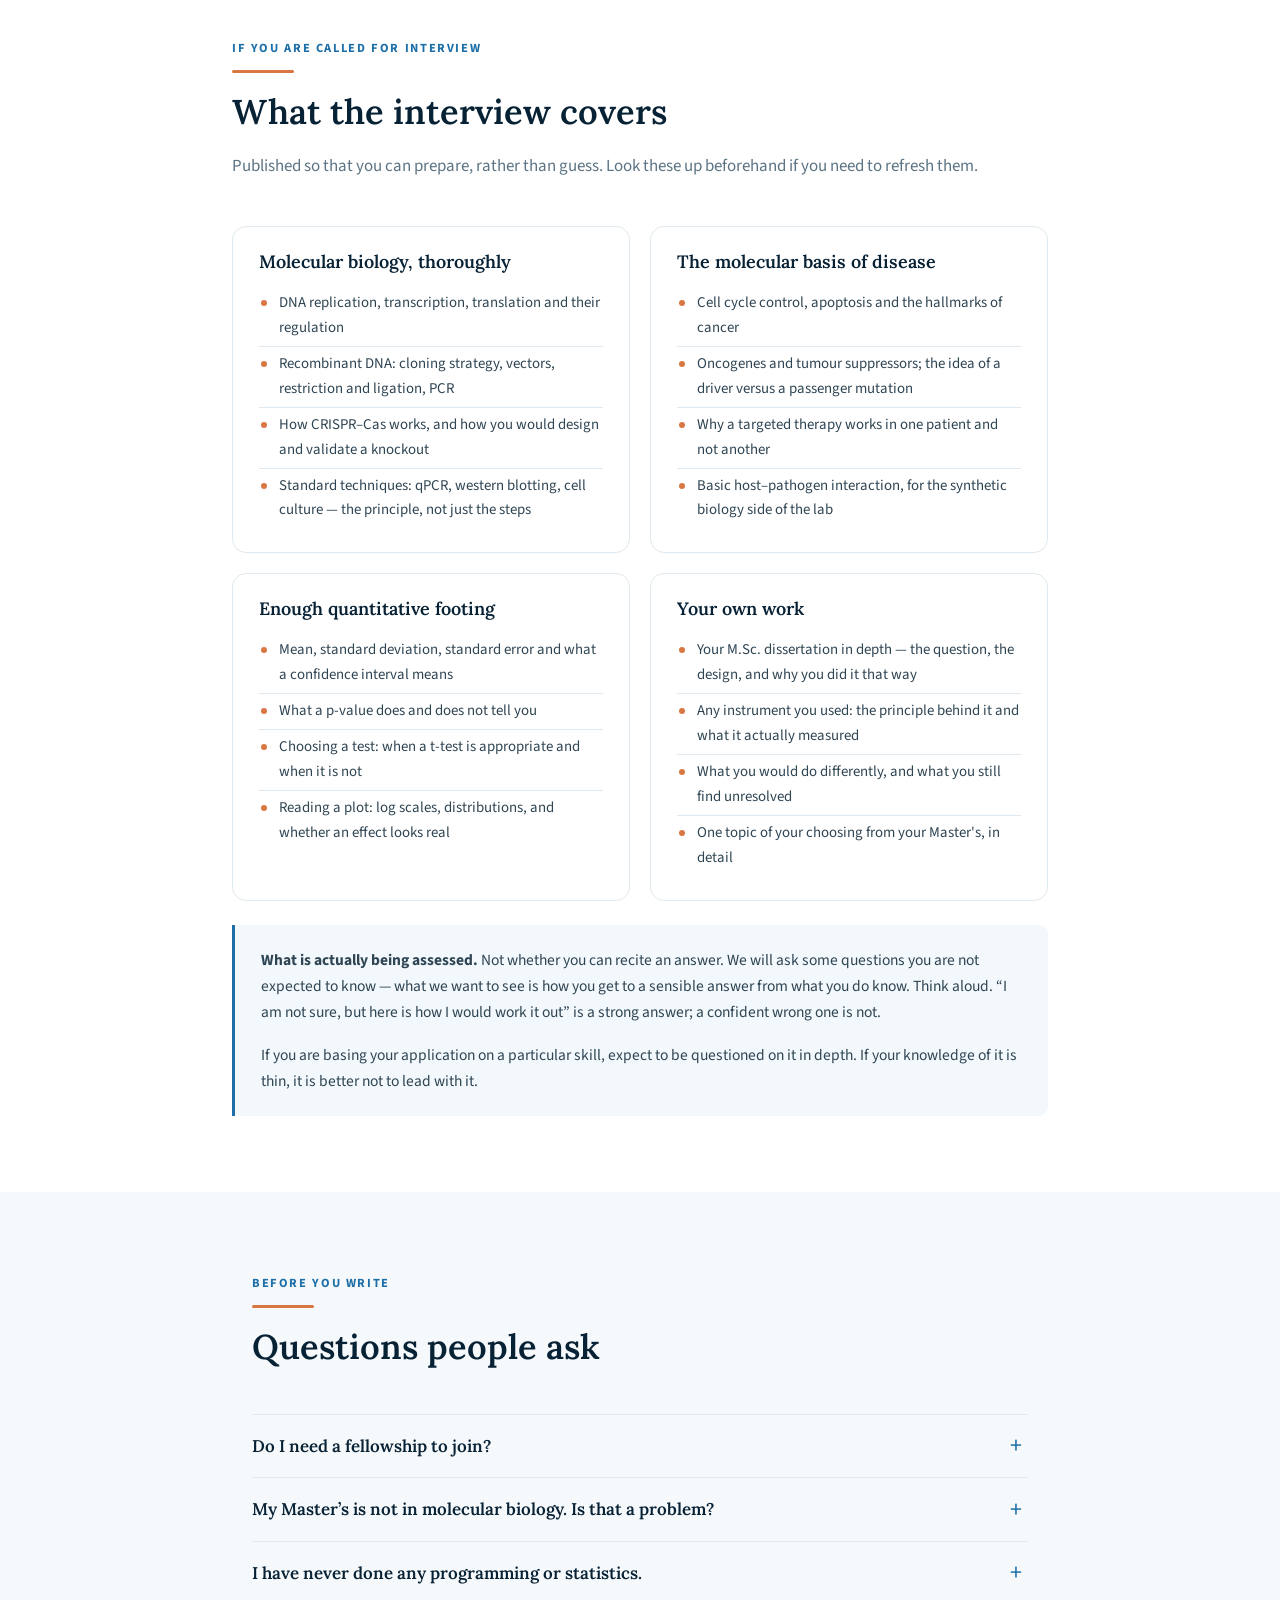
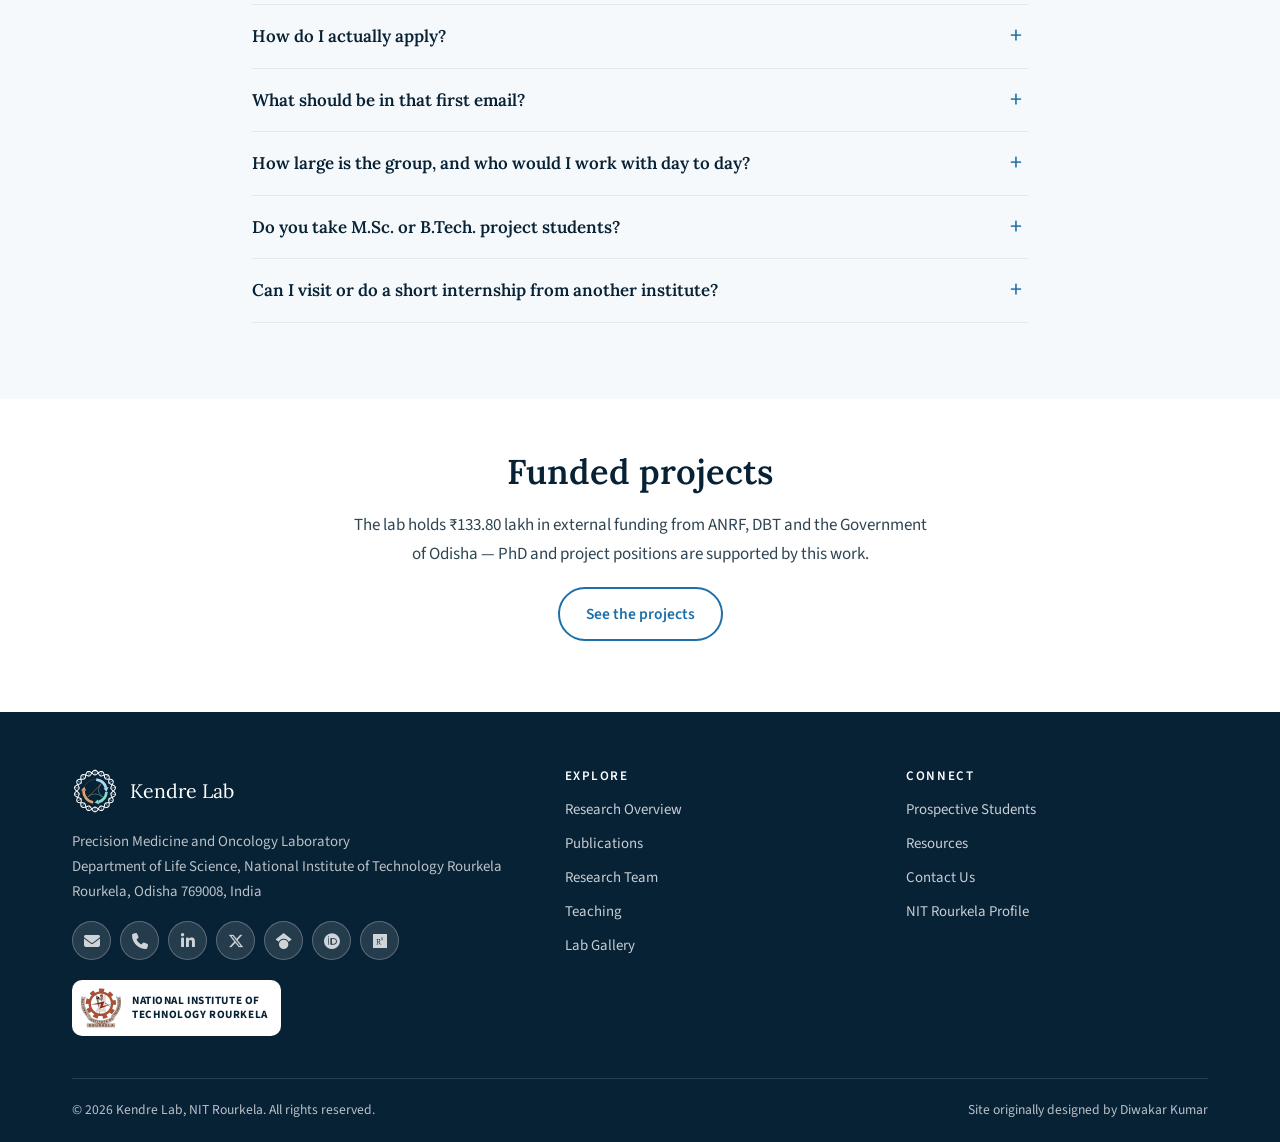
<file: positions.html>
<!DOCTYPE html>
<html lang="en">
<head>
<meta charset="utf-8" />
<meta name="viewport" content="width=device-width, initial-scale=1" />
<title>Prospective Students | Kendre Lab</title>
<meta name="description" content="PhD, postdoctoral and project-student opportunities in the Kendre Lab at NIT Rourkela." />
<meta property="og:title" content="Prospective Students | Kendre Lab" />
<meta property="og:description" content="PhD, postdoctoral and project-student opportunities in the Kendre Lab at NIT Rourkela." />
<meta property="og:type" content="website" />
<link rel="canonical" href="https://kendrelab.github.io/positions.html" />
<link rel="icon" href="assets/images/lab-logo-small.svg" type="image/svg+xml" />
<link rel="icon" href="favicon.png" sizes="64x64" />
<link rel="apple-touch-icon" href="assets/images/apple-touch-icon.png" />
<meta property="og:image" content="https://kendrelab.github.io/assets/images/og-card.jpg" />
<meta property="og:image:width" content="1200" />
<meta property="og:image:height" content="630" />
<meta property="og:site_name" content="Kendre Lab" />
<meta property="og:url" content="https://kendrelab.github.io/positions.html" />
<meta name="twitter:card" content="summary_large_image" />
<meta name="twitter:image" content="https://kendrelab.github.io/assets/images/og-card.jpg" />
<link rel="preconnect" href="https://fonts.googleapis.com" />
<link rel="preconnect" href="https://fonts.gstatic.com" crossorigin />
<link href="https://fonts.googleapis.com/css2?family=Lora:wght@500;600;700&amp;family=Source+Sans+3:wght@400;600;700&amp;display=swap" rel="stylesheet" />
<link rel="stylesheet" href="https://cdnjs.cloudflare.com/ajax/libs/font-awesome/6.5.1/css/all.min.css" />
<link rel="stylesheet" href="assets/css/style.css?v=54c3be02" />
</head>
<body>
<a class="skip-link" href="#main">Skip to main content</a>
<header class="site-header">
  <div class="container">
    <a class="brand" href="index.html">
      <img src="assets/images/lab-logo.svg" alt="" width="44" height="44" />
      <span class="brand-text">
        <span class="brand-name">Kendre Lab</span>
        <span class="brand-sub">Precision Medicine &amp; Oncology</span>
      </span>
    </a>
    <button class="nav-toggle" type="button" aria-label="Menu" aria-expanded="false" aria-controls="site-nav">
      <span></span><span></span><span></span>
    </button>
    <nav class="site-nav" id="site-nav" aria-label="Main">
      <ul class="nav-list">
        <li><a href="index.html">Home</a></li>
        <li class="has-sub">
          <button type="button" aria-expanded="false">Research <i class="fa-solid fa-chevron-down caret" aria-hidden="true"></i></button>
          <ul class="submenu">
            <li><a href="research.html">Research Overview</a></li>
            <li><a href="research.html#co-mutations">Co-mutations &amp; Drug Resistance</a></li>
            <li><a href="research.html#fibrosis">Host Genetics of Liver Fibrosis</a></li>
            <li><a href="research.html#synthetic-biology">Synthetic Biology</a></li>
            <li><a href="research.html#funding">Funded Projects</a></li>
          </ul>
        </li>
        <li class="has-sub">
          <button type="button" aria-expanded="false">Group <i class="fa-solid fa-chevron-down caret" aria-hidden="true"></i></button>
          <ul class="submenu">
            <li><a href="pi.html">Dr. Gajanan Kendre</a></li>
            <li><a href="team.html">Research Team</a></li>
            <li><a href="gallery.html">Lab Gallery</a></li>
          </ul>
        </li>
        <li><a href="publications.html">Publications</a></li>
        <li><a href="teaching.html">Teaching</a></li>
        <li><a href="resources.html">Resources</a></li>
        <li><a href="positions.html" class="is-active">Join Us</a></li>
        <li><a href="contact.html">Contact</a></li>
      </ul>
    </nav>
  </div>
</header>
<div class="nav-scrim"></div>
<main id="main">
<section class="page-banner">
  <div class="container">
    <span class="eyebrow">About us</span>
    <h1>Prospective Students</h1>
    <p>Openings in the Precision Medicine and Oncology Laboratory.</p>
  </div>
</section>
<section class="section">
  <div class="container">
    <div class="grid grid--3">
        <div class="card position">
          <div class="card-icon"><i class="fa-solid fa-graduation-cap" aria-hidden="true"></i></div>
          <h3>PhD Positions</h3>
          <p>We welcome motivated candidates as doctoral researchers. Applications go through the NIT Rourkela PhD admissions process; please write to Dr. Kendre in advance to discuss your research interests. Candidates holding or applying for DST-INSPIRE, CSIR, UGC or ICMR fellowships are particularly encouraged.</p>
          <a class="btn btn--primary" href="mailto:kendreg@nitrkl.ac.in?subject=PhD%20Positions%20enquiry">Apply by email</a>
        </div>
        <div class="card position">
          <div class="card-icon"><i class="fa-solid fa-user-doctor" aria-hidden="true"></i></div>
          <h3>Postdoctoral Fellows</h3>
          <p>We are seeking postdoctoral fellows interested in cancer genomics, functional precision oncology and synthetic biology. Candidates with independent fellowship funding (SERB-NPDF, DBT, ICMR, DST-WISE) are especially welcome.</p>
          <a class="btn btn--primary" href="mailto:kendreg@nitrkl.ac.in?subject=Postdoctoral%20Fellows%20enquiry">Apply by email</a>
        </div>
        <div class="card position">
          <div class="card-icon"><i class="fa-solid fa-microscope" aria-hidden="true"></i></div>
          <h3>Project Students &amp; Interns</h3>
          <p>Dissertation and internship opportunities are available for M.Sc., Integrated M.Sc. and B.Tech students at NIT Rourkela who want hands-on experience in molecular biology and cancer cell biology.</p>
          <a class="btn btn--primary" href="mailto:kendreg@nitrkl.ac.in?subject=Project%20Students%20and%20Interns%20enquiry">Apply by email</a>
        </div>
    </div>
  </div>
</section>

<section class="section section--alt">
  <div class="container">
    <div class="split">
      <div>
        <span class="eyebrow">Before you write</span>
        <div class="rule" style="margin-left:0"></div>
        <h2>What makes a good enquiry</h2>
        <p>A short email that names the specific project you're interested in, and explains why, is far more
        useful than a generic one. Please attach a CV and mention any fellowship you hold or intend to apply
        for.</p>
        <p>It helps to have read one of our papers first &mdash; tell us what you thought was unresolved.</p>
        <p><a class="btn btn--primary" href="mailto:kendreg@nitrkl.ac.in">Contact Dr. Kendre</a></p>
      </div>
      <div>
        <div class="card">
          <div class="card-icon"><i class="fa-solid fa-flask-vial" aria-hidden="true"></i></div>
          <h3>What you would learn here</h3>
          <ul class="plain-list">
            <li>Molecular cloning and recombinant DNA technique</li>
            <li>Mammalian and primary cell culture</li>
            <li>DNA and RNA isolation, PCR and qPCR</li>
            <li>CRISPR construct design and validation</li>
            <li>Protein work &mdash; immunoblotting and expression analysis</li>
            <li>Sequence analysis and interpreting your own data</li>
          </ul>
          <p style="margin-bottom:0;font-size:.92rem;color:var(--ink-500)">Students who stay longer take on
          mouse models, organoid culture and genomic analysis.</p>
        </div>
      </div>
    </div>
  </div>
</section>

<section class="section" id="interview">
  <div class="container" style="max-width:860px">
    <div class="section-head section-head--left">
      <span class="eyebrow">If you are called for interview</span>
      <div class="rule"></div>
      <h2>What the interview covers</h2>
      <p>Published so that you can prepare, rather than guess. Look these up beforehand if you need to
      refresh them.</p>
    </div>
    <div class="interview-grid">
      <div class="interview-block">
        <h3>Molecular biology, thoroughly</h3>
        <ul class="plain-list">
          <li>DNA replication, transcription, translation and their regulation</li>
          <li>Recombinant DNA: cloning strategy, vectors, restriction and ligation, PCR</li>
          <li>How CRISPR&ndash;Cas works, and how you would design and validate a knockout</li>
          <li>Standard techniques: qPCR, western blotting, cell culture &mdash; the principle, not just the steps</li>
        </ul>
      </div>
      <div class="interview-block">
        <h3>The molecular basis of disease</h3>
        <ul class="plain-list">
          <li>Cell cycle control, apoptosis and the hallmarks of cancer</li>
          <li>Oncogenes and tumour suppressors; the idea of a driver versus a passenger mutation</li>
          <li>Why a targeted therapy works in one patient and not another</li>
          <li>Basic host&ndash;pathogen interaction, for the synthetic biology side of the lab</li>
        </ul>
      </div>
      <div class="interview-block">
        <h3>Enough quantitative footing</h3>
        <ul class="plain-list">
          <li>Mean, standard deviation, standard error and what a confidence interval means</li>
          <li>What a p-value does and does not tell you</li>
          <li>Choosing a test: when a t-test is appropriate and when it is not</li>
          <li>Reading a plot: log scales, distributions, and whether an effect looks real</li>
        </ul>
      </div>
      <div class="interview-block">
        <h3>Your own work</h3>
        <ul class="plain-list">
          <li>Your M.Sc. dissertation in depth &mdash; the question, the design, and why you did it that way</li>
          <li>Any instrument you used: the principle behind it and what it actually measured</li>
          <li>What you would do differently, and what you still find unresolved</li>
          <li>One topic of your choosing from your Master's, in detail</li>
        </ul>
      </div>
    </div>
    <div class="interview-note">
      <p><b>What is actually being assessed.</b> Not whether you can recite an answer. We will ask
      some questions you are not expected to know &mdash; what we want to see is how you get to a
      sensible answer from what you do know. Think aloud. &ldquo;I am not sure, but here is how I would
      work it out&rdquo; is a strong answer; a confident wrong one is not.</p>
      <p style="margin-bottom:0">If you are basing your application on a particular skill, expect to be
      questioned on it in depth. If your knowledge of it is thin, it is better not to lead with it.</p>
    </div>
    
  </div>
</section>

<section class="section section--alt" id="faq">
  <div class="container" style="max-width:820px">
    <div class="section-head section-head--left">
      <span class="eyebrow">Before you write</span>
      <div class="rule"></div>
      <h2>Questions people ask</h2>
    </div>
    <div class="faq">
      <details class="faq-item">
        <summary>Do I need a fellowship to join?</summary>
        <p>For a PhD position, yes in practice &mdash; either a national fellowship (CSIR, UGC, DBT, ICMR or DST-INSPIRE) or a valid GATE score, which qualifies you for an Institute fellowship. Our current scholars are supported by all of these routes. Project funding occasionally supports a JRF position; those are advertised when they exist.</p>
      </details>
      <details class="faq-item">
        <summary>My Master&rsquo;s is not in molecular biology. Is that a problem?</summary>
        <p>No. Members of this group have come from life science, biotechnology and botany backgrounds. What matters is that you can think about a problem carefully and are willing to learn techniques you have not met before.</p>
      </details>
      <details class="faq-item">
        <summary>I have never done any programming or statistics.</summary>
        <p>That is normal, and it is not a barrier to being interviewed. A biology education in India often leaves both out. But this lab works with genomic data, so you will have to pick them up here &mdash; expect to spend real time on R or Python and on statistics during your first year. Willingness matters more than prior exposure.</p>
      </details>
      <details class="faq-item">
        <summary>How do I actually apply?</summary>
        <p>Through the NIT Rourkela PhD admissions process, which opens twice a year. Write to Dr. Kendre beforehand so we can discuss whether your interests fit &mdash; an application that arrives with no prior conversation is a missed opportunity for both sides.</p>
      </details>
      <details class="faq-item">
        <summary>What should be in that first email?</summary>
        <p>Name the project you are interested in and say why. Attach a CV. Mention any fellowship you hold or are applying for. If you have read one of our papers, say what you thought was unresolved &mdash; that single sentence tells us more than a page of general enthusiasm.</p>
      </details>
      <details class="faq-item">
        <summary>How large is the group, and who would I work with day to day?</summary>
        <p>Five doctoral researchers at present, alongside project students. You would work directly with Dr. Kendre; the group is small enough that supervision is hands-on rather than delegated.</p>
      </details>
      <details class="faq-item">
        <summary>Do you take M.Sc. or B.Tech. project students?</summary>
        <p>Yes. Dissertation and internship projects are available for M.Sc., Integrated M.Sc. and B.Tech. students at NIT Rourkela. Several are now co-authors or have gone on to PhD positions.</p>
      </details>
      <details class="faq-item">
        <summary>Can I visit or do a short internship from another institute?</summary>
        <p>Write and ask. It depends on space, on what is running at the time, and on whether the project would be long enough to be worth your while.</p>
      </details>
    </div>
    
  </div>
</section>

<section class="section section--tight">
  <div class="container" style="text-align:center;max-width:620px">
    <h2>Funded projects</h2>
    <p>The lab holds &#8377;133.80 lakh in external funding from ANRF, DBT and the Government of Odisha
    &mdash; PhD and project positions are supported by this work.</p>
    <p><a class="btn btn--outline" href="research.html#funding">See the projects</a></p>
  </div>
</section></main>
<footer class="site-footer">
  <div class="container">
    <div class="footer-grid">
      <div>
        <div class="footer-brand">
          <img src="assets/images/lab-logo-dark.svg" alt="" width="46" height="46" />
          <span>Kendre Lab</span>
        </div>
        <p>Precision Medicine and Oncology Laboratory<br />Department of Life Science, National Institute of Technology Rourkela<br />Rourkela, Odisha 769008, India</p>
    <div class="socials socials--light">
      <a href="mailto:kendreg@nitrkl.ac.in" aria-label="Email" title="Email"><i class="fa-solid fa-envelope" aria-hidden="true"></i></a>
      <a href="tel:+916612462688" aria-label="Phone" title="Phone"><i class="fa-solid fa-phone" aria-hidden="true"></i></a>
      <a href="https://www.linkedin.com/in/gajananbkendre/" target="_blank" rel="noopener" aria-label="LinkedIn" title="LinkedIn"><i class="fa-brands fa-linkedin-in" aria-hidden="true"></i></a>
      <a href="https://x.com/DrGajanankendre" target="_blank" rel="noopener" aria-label="X" title="X"><i class="fa-brands fa-x-twitter" aria-hidden="true"></i></a>
      <a href="https://scholar.google.com/citations?user=qyOSoPIAAAAJ&amp;hl=en" target="_blank" rel="noopener" aria-label="Google Scholar" title="Google Scholar"><i class="fa-brands fa-google-scholar" aria-hidden="true"></i></a>
      <a href="https://orcid.org/0000-0001-6458-3100" target="_blank" rel="noopener" aria-label="ORCID" title="ORCID"><i class="fa-brands fa-orcid" aria-hidden="true"></i></a>
      <a href="https://www.researchgate.net/profile/Gajanan-Kendre-4" target="_blank" rel="noopener" aria-label="ResearchGate" title="ResearchGate"><i class="fa-brands fa-researchgate" aria-hidden="true"></i></a>
    </div>
        <a class="footer-inst" href="https://www.nitrkl.ac.in/" target="_blank" rel="noopener">
          <img src="assets/images/nitr-logo.png" alt="" width="40" height="40" />
          <span>National Institute of<br />Technology Rourkela</span>
        </a>
      </div>
      <div>
        <h4>Explore</h4>
        <ul class="footer-links">
          <li><a href="research.html">Research Overview</a></li>
          <li><a href="publications.html">Publications</a></li>
          <li><a href="team.html">Research Team</a></li>
          <li><a href="teaching.html">Teaching</a></li>
          <li><a href="gallery.html">Lab Gallery</a></li>
        </ul>
      </div>
      <div>
        <h4>Connect</h4>
        <ul class="footer-links">
          <li><a href="positions.html">Prospective Students</a></li>
          <li><a href="resources.html">Resources</a></li>
          <li><a href="contact.html">Contact Us</a></li>
          <li><a href="https://www.nitrkl.ac.in/LS/~kendreg/" target="_blank" rel="noopener">NIT Rourkela Profile</a></li>
        </ul>
      </div>
    </div>
    <div class="footer-bar">
      <span>&copy; <span data-year>2026</span> Kendre Lab, NIT Rourkela. All rights reserved.</span>
      <span>Site originally designed by Diwakar Kumar</span>
    </div>
  </div>
</footer>
<script src="assets/js/main.js?v=44c98b7a"></script>
</body>
</html>
</file>
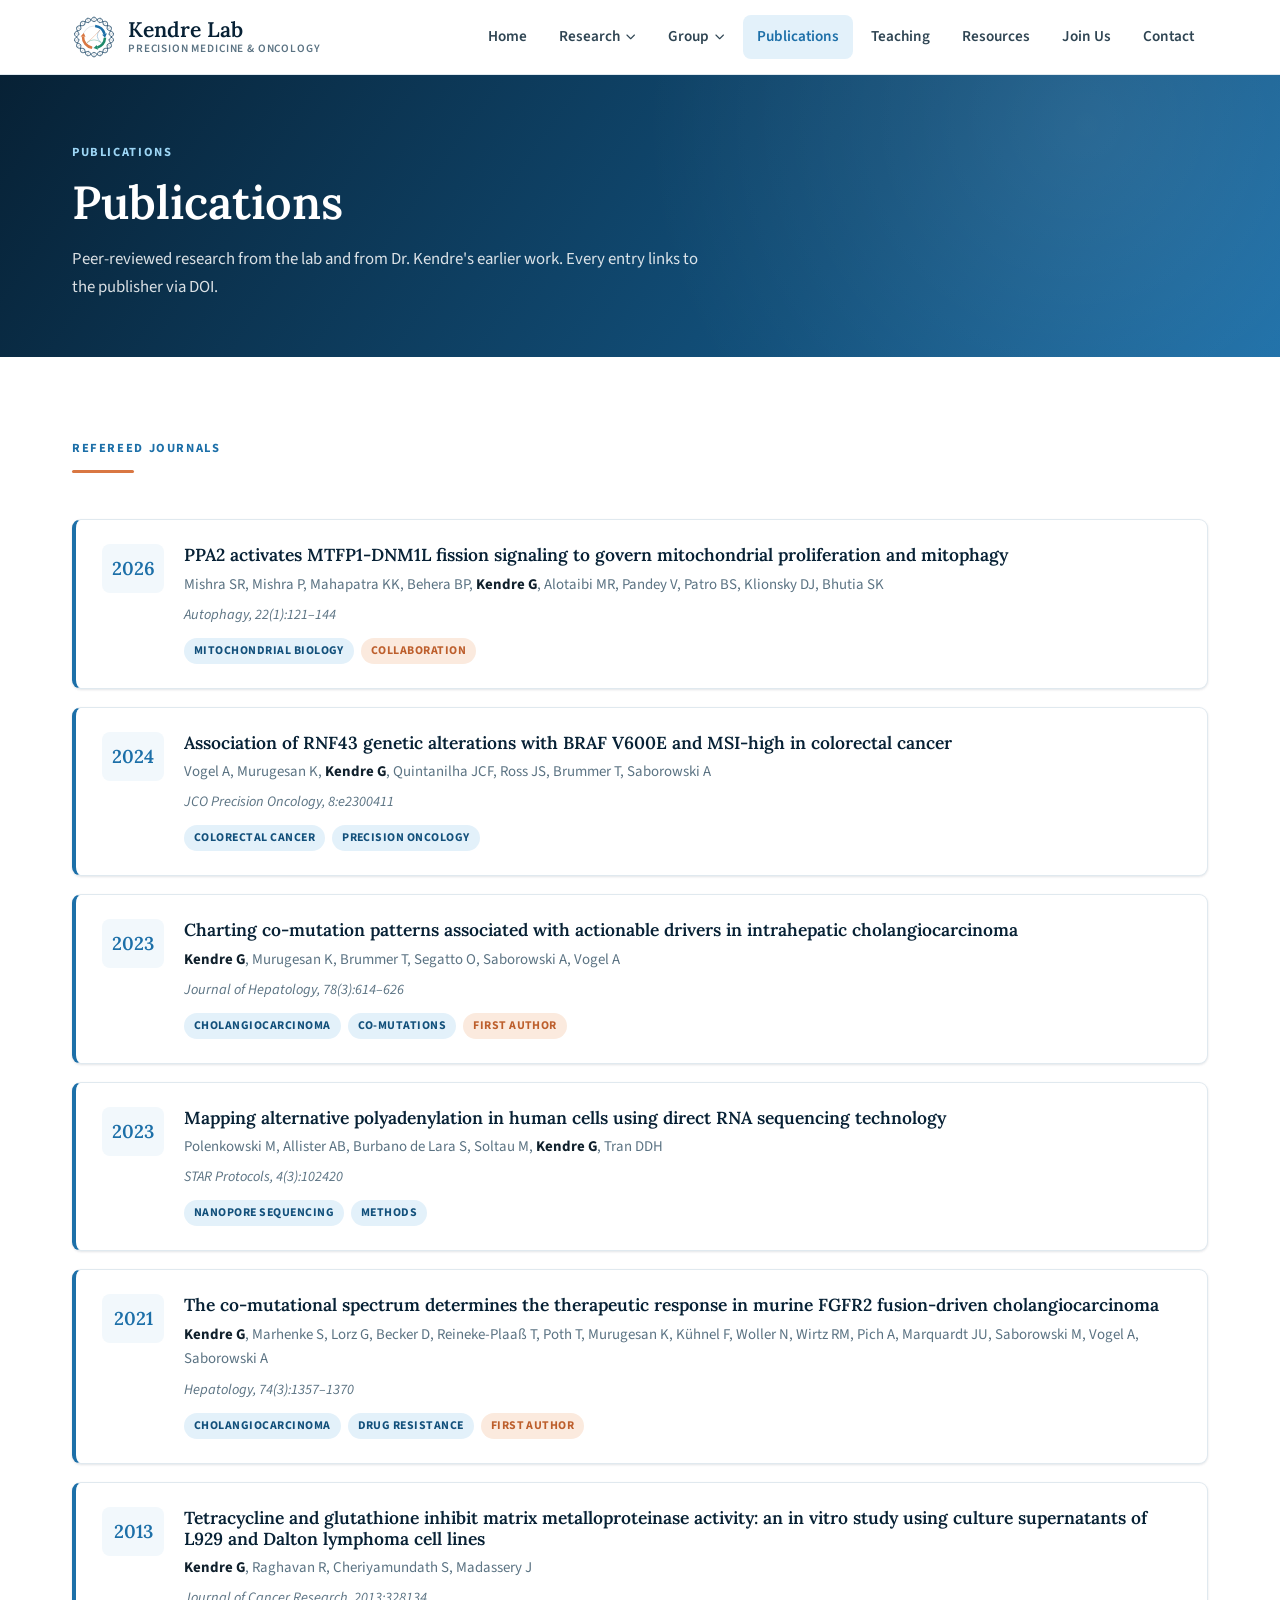
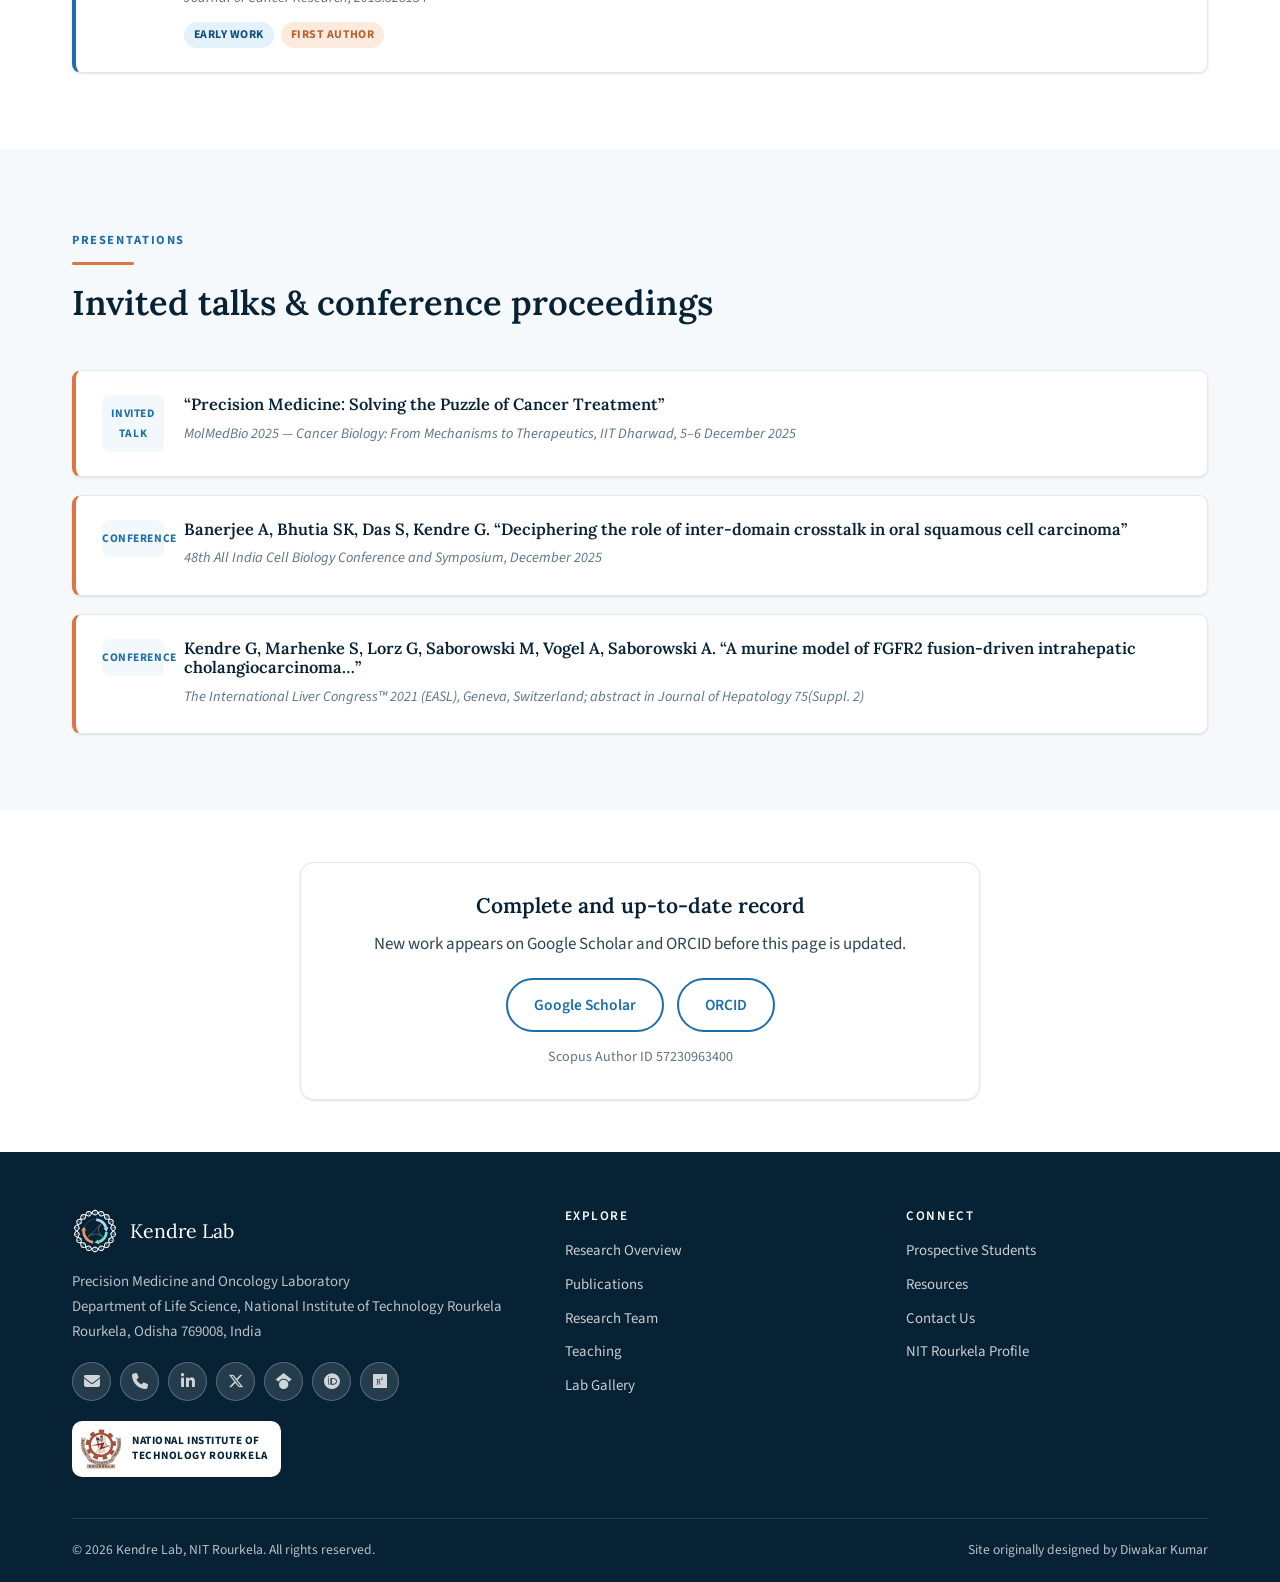
<file: publications.html>
<!DOCTYPE html>
<html lang="en">
<head>
<meta charset="utf-8" />
<meta name="viewport" content="width=device-width, initial-scale=1" />
<title>Publications | Kendre Lab</title>
<meta name="description" content="Peer-reviewed publications, invited talks and conference proceedings from the Kendre Lab." />
<meta property="og:title" content="Publications | Kendre Lab" />
<meta property="og:description" content="Peer-reviewed publications, invited talks and conference proceedings from the Kendre Lab." />
<meta property="og:type" content="website" />
<link rel="canonical" href="https://kendrelab.github.io/publications.html" />
<link rel="icon" href="assets/images/lab-logo-small.svg" type="image/svg+xml" />
<link rel="icon" href="favicon.png" sizes="64x64" />
<link rel="apple-touch-icon" href="assets/images/apple-touch-icon.png" />
<meta property="og:image" content="https://kendrelab.github.io/assets/images/og-card.jpg" />
<meta property="og:image:width" content="1200" />
<meta property="og:image:height" content="630" />
<meta property="og:site_name" content="Kendre Lab" />
<meta property="og:url" content="https://kendrelab.github.io/publications.html" />
<meta name="twitter:card" content="summary_large_image" />
<meta name="twitter:image" content="https://kendrelab.github.io/assets/images/og-card.jpg" />
<link rel="preconnect" href="https://fonts.googleapis.com" />
<link rel="preconnect" href="https://fonts.gstatic.com" crossorigin />
<link href="https://fonts.googleapis.com/css2?family=Lora:wght@500;600;700&amp;family=Source+Sans+3:wght@400;600;700&amp;display=swap" rel="stylesheet" />
<link rel="stylesheet" href="https://cdnjs.cloudflare.com/ajax/libs/font-awesome/6.5.1/css/all.min.css" />
<link rel="stylesheet" href="assets/css/style.css?v=54c3be02" />
</head>
<body>
<a class="skip-link" href="#main">Skip to main content</a>
<header class="site-header">
  <div class="container">
    <a class="brand" href="index.html">
      <img src="assets/images/lab-logo.svg" alt="" width="44" height="44" />
      <span class="brand-text">
        <span class="brand-name">Kendre Lab</span>
        <span class="brand-sub">Precision Medicine &amp; Oncology</span>
      </span>
    </a>
    <button class="nav-toggle" type="button" aria-label="Menu" aria-expanded="false" aria-controls="site-nav">
      <span></span><span></span><span></span>
    </button>
    <nav class="site-nav" id="site-nav" aria-label="Main">
      <ul class="nav-list">
        <li><a href="index.html">Home</a></li>
        <li class="has-sub">
          <button type="button" aria-expanded="false">Research <i class="fa-solid fa-chevron-down caret" aria-hidden="true"></i></button>
          <ul class="submenu">
            <li><a href="research.html">Research Overview</a></li>
            <li><a href="research.html#co-mutations">Co-mutations &amp; Drug Resistance</a></li>
            <li><a href="research.html#fibrosis">Host Genetics of Liver Fibrosis</a></li>
            <li><a href="research.html#synthetic-biology">Synthetic Biology</a></li>
            <li><a href="research.html#funding">Funded Projects</a></li>
          </ul>
        </li>
        <li class="has-sub">
          <button type="button" aria-expanded="false">Group <i class="fa-solid fa-chevron-down caret" aria-hidden="true"></i></button>
          <ul class="submenu">
            <li><a href="pi.html">Dr. Gajanan Kendre</a></li>
            <li><a href="team.html">Research Team</a></li>
            <li><a href="gallery.html">Lab Gallery</a></li>
          </ul>
        </li>
        <li><a href="publications.html" class="is-active">Publications</a></li>
        <li><a href="teaching.html">Teaching</a></li>
        <li><a href="resources.html">Resources</a></li>
        <li><a href="positions.html">Join Us</a></li>
        <li><a href="contact.html">Contact</a></li>
      </ul>
    </nav>
  </div>
</header>
<div class="nav-scrim"></div>
<main id="main">
<section class="page-banner">
  <div class="container">
    <span class="eyebrow">Publications</span>
    <h1>Publications</h1>
    <p>Peer-reviewed research from the lab and from Dr. Kendre's earlier work. Every entry links to the publisher via DOI.</p>
  </div>
</section>
<section class="section">
  <div class="container">
    <div class="section-head section-head--left">
      <span class="eyebrow">Refereed journals</span>
      <div class="rule"></div>
    </div>
    <div class="pub-list">
      <article class="pub">
        <div class="pub-year">2026</div>
        <div>
          <h3><a href="https://doi.org/10.1080/15548627.2025.2552900" target="_blank" rel="noopener">PPA2 activates MTFP1-DNM1L fission signaling to govern mitochondrial proliferation and mitophagy</a></h3>
          <p class="pub-authors">Mishra SR, Mishra P, Mahapatra KK, Behera BP, <span class="me">Kendre G</span>, Alotaibi MR, Pandey V, Patro BS, Klionsky DJ, Bhutia SK</p>
          <p class="pub-venue">Autophagy, 22(1):121&ndash;144</p>
          <div class="pub-tags"><span class="tag">Mitochondrial biology</span><span class="tag tag--accent">Collaboration</span></div>
        </div>
      </article>
      <article class="pub">
        <div class="pub-year">2024</div>
        <div>
          <h3><a href="https://doi.org/10.1200/PO.23.00411" target="_blank" rel="noopener">Association of RNF43 genetic alterations with BRAF V600E and MSI-high in colorectal cancer</a></h3>
          <p class="pub-authors">Vogel A, Murugesan K, <span class="me">Kendre G</span>, Quintanilha JCF, Ross JS, Brummer T, Saborowski A</p>
          <p class="pub-venue">JCO Precision Oncology, 8:e2300411</p>
          <div class="pub-tags"><span class="tag">Colorectal cancer</span><span class="tag">Precision oncology</span></div>
        </div>
      </article>
      <article class="pub">
        <div class="pub-year">2023</div>
        <div>
          <h3><a href="https://doi.org/10.1016/j.jhep.2022.11.030" target="_blank" rel="noopener">Charting co-mutation patterns associated with actionable drivers in intrahepatic cholangiocarcinoma</a></h3>
          <p class="pub-authors"><span class="me">Kendre G</span>, Murugesan K, Brummer T, Segatto O, Saborowski A, Vogel A</p>
          <p class="pub-venue">Journal of Hepatology, 78(3):614&ndash;626</p>
          <div class="pub-tags"><span class="tag">Cholangiocarcinoma</span><span class="tag">Co-mutations</span><span class="tag tag--accent">First author</span></div>
        </div>
      </article>
      <article class="pub">
        <div class="pub-year">2023</div>
        <div>
          <h3><a href="https://doi.org/10.1016/j.xpro.2023.102420" target="_blank" rel="noopener">Mapping alternative polyadenylation in human cells using direct RNA sequencing technology</a></h3>
          <p class="pub-authors">Polenkowski M, Allister AB, Burbano de Lara S, Soltau M, <span class="me">Kendre G</span>, Tran DDH</p>
          <p class="pub-venue">STAR Protocols, 4(3):102420</p>
          <div class="pub-tags"><span class="tag">Nanopore sequencing</span><span class="tag">Methods</span></div>
        </div>
      </article>
      <article class="pub">
        <div class="pub-year">2021</div>
        <div>
          <h3><a href="https://doi.org/10.1002/hep.31799" target="_blank" rel="noopener">The co-mutational spectrum determines the therapeutic response in murine FGFR2 fusion-driven cholangiocarcinoma</a></h3>
          <p class="pub-authors"><span class="me">Kendre G</span>, Marhenke S, Lorz G, Becker D, Reineke-Plaa&szlig; T, Poth T, Murugesan K, K&uuml;hnel F, Woller N, Wirtz RM, Pich A, Marquardt JU, Saborowski M, Vogel A, Saborowski A</p>
          <p class="pub-venue">Hepatology, 74(3):1357&ndash;1370</p>
          <div class="pub-tags"><span class="tag">Cholangiocarcinoma</span><span class="tag">Drug resistance</span><span class="tag tag--accent">First author</span></div>
        </div>
      </article>
      <article class="pub">
        <div class="pub-year">2013</div>
        <div>
          <h3><a href="https://doi.org/10.1155/2013/328134" target="_blank" rel="noopener">Tetracycline and glutathione inhibit matrix metalloproteinase activity: an in vitro study using culture supernatants of L929 and Dalton lymphoma cell lines</a></h3>
          <p class="pub-authors"><span class="me">Kendre G</span>, Raghavan R, Cheriyamundath S, Madassery J</p>
          <p class="pub-venue">Journal of Cancer Research, 2013:328134</p>
          <div class="pub-tags"><span class="tag">Early work</span><span class="tag tag--accent">First author</span></div>
        </div>
      </article>
    </div>
  </div>
</section>

<section class="section section--alt">
  <div class="container">
    <div class="section-head section-head--left">
      <span class="eyebrow">Presentations</span>
      <div class="rule"></div>
      <h2>Invited talks &amp; conference proceedings</h2>
    </div>
    <div class="pub-list">
      <div class="pub" style="border-left-color:var(--accent)">
        <div class="pub-year" style="font-size:.72rem;font-family:var(--font-body);font-weight:700;letter-spacing:.05em;text-transform:uppercase">Invited talk</div>
        <div><h3 style="font-size:1.02rem">&ldquo;Precision Medicine: Solving the Puzzle of Cancer Treatment&rdquo;</h3><p class="pub-venue">MolMedBio 2025 &mdash; Cancer Biology: From Mechanisms to Therapeutics, IIT Dharwad, 5&ndash;6 December 2025</p></div>
      </div>
      <div class="pub" style="border-left-color:var(--accent)">
        <div class="pub-year" style="font-size:.72rem;font-family:var(--font-body);font-weight:700;letter-spacing:.05em;text-transform:uppercase">Conference</div>
        <div><h3 style="font-size:1.02rem">Banerjee A, Bhutia SK, Das S, Kendre G. &ldquo;Deciphering the role of inter-domain crosstalk in oral squamous cell carcinoma&rdquo;</h3><p class="pub-venue">48th All India Cell Biology Conference and Symposium, December 2025</p></div>
      </div>
      <div class="pub" style="border-left-color:var(--accent)">
        <div class="pub-year" style="font-size:.72rem;font-family:var(--font-body);font-weight:700;letter-spacing:.05em;text-transform:uppercase">Conference</div>
        <div><h3 style="font-size:1.02rem">Kendre G, Marhenke S, Lorz G, Saborowski M, Vogel A, Saborowski A. &ldquo;A murine model of FGFR2 fusion-driven intrahepatic cholangiocarcinoma&hellip;&rdquo;</h3><p class="pub-venue">The International Liver Congress&trade; 2021 (EASL), Geneva, Switzerland; abstract in Journal of Hepatology 75(Suppl. 2)</p></div>
      </div>
    </div>
  </div>
</section>

<section class="section section--tight">
  <div class="container">
    <div class="card" style="text-align:center;max-width:680px;margin-inline:auto">
      <h3>Complete and up-to-date record</h3>
      <p>New work appears on Google Scholar and ORCID before this page is updated.</p>
      <p style="margin-bottom:0">
        <a class="btn btn--outline" href="https://scholar.google.com/citations?user=qyOSoPIAAAAJ&amp;hl=en" target="_blank" rel="noopener">Google Scholar</a>
        <a class="btn btn--outline" href="https://orcid.org/0000-0001-6458-3100" target="_blank" rel="noopener" style="margin-left:10px">ORCID</a>
      </p>
      <p style="font-size:.88rem;color:var(--ink-500);margin-top:14px;margin-bottom:0">Scopus Author ID 57230963400</p>
    </div>
  </div>
</section></main>
<footer class="site-footer">
  <div class="container">
    <div class="footer-grid">
      <div>
        <div class="footer-brand">
          <img src="assets/images/lab-logo-dark.svg" alt="" width="46" height="46" />
          <span>Kendre Lab</span>
        </div>
        <p>Precision Medicine and Oncology Laboratory<br />Department of Life Science, National Institute of Technology Rourkela<br />Rourkela, Odisha 769008, India</p>
    <div class="socials socials--light">
      <a href="mailto:kendreg@nitrkl.ac.in" aria-label="Email" title="Email"><i class="fa-solid fa-envelope" aria-hidden="true"></i></a>
      <a href="tel:+916612462688" aria-label="Phone" title="Phone"><i class="fa-solid fa-phone" aria-hidden="true"></i></a>
      <a href="https://www.linkedin.com/in/gajananbkendre/" target="_blank" rel="noopener" aria-label="LinkedIn" title="LinkedIn"><i class="fa-brands fa-linkedin-in" aria-hidden="true"></i></a>
      <a href="https://x.com/DrGajanankendre" target="_blank" rel="noopener" aria-label="X" title="X"><i class="fa-brands fa-x-twitter" aria-hidden="true"></i></a>
      <a href="https://scholar.google.com/citations?user=qyOSoPIAAAAJ&amp;hl=en" target="_blank" rel="noopener" aria-label="Google Scholar" title="Google Scholar"><i class="fa-brands fa-google-scholar" aria-hidden="true"></i></a>
      <a href="https://orcid.org/0000-0001-6458-3100" target="_blank" rel="noopener" aria-label="ORCID" title="ORCID"><i class="fa-brands fa-orcid" aria-hidden="true"></i></a>
      <a href="https://www.researchgate.net/profile/Gajanan-Kendre-4" target="_blank" rel="noopener" aria-label="ResearchGate" title="ResearchGate"><i class="fa-brands fa-researchgate" aria-hidden="true"></i></a>
    </div>
        <a class="footer-inst" href="https://www.nitrkl.ac.in/" target="_blank" rel="noopener">
          <img src="assets/images/nitr-logo.png" alt="" width="40" height="40" />
          <span>National Institute of<br />Technology Rourkela</span>
        </a>
      </div>
      <div>
        <h4>Explore</h4>
        <ul class="footer-links">
          <li><a href="research.html">Research Overview</a></li>
          <li><a href="publications.html">Publications</a></li>
          <li><a href="team.html">Research Team</a></li>
          <li><a href="teaching.html">Teaching</a></li>
          <li><a href="gallery.html">Lab Gallery</a></li>
        </ul>
      </div>
      <div>
        <h4>Connect</h4>
        <ul class="footer-links">
          <li><a href="positions.html">Prospective Students</a></li>
          <li><a href="resources.html">Resources</a></li>
          <li><a href="contact.html">Contact Us</a></li>
          <li><a href="https://www.nitrkl.ac.in/LS/~kendreg/" target="_blank" rel="noopener">NIT Rourkela Profile</a></li>
        </ul>
      </div>
    </div>
    <div class="footer-bar">
      <span>&copy; <span data-year>2026</span> Kendre Lab, NIT Rourkela. All rights reserved.</span>
      <span>Site originally designed by Diwakar Kumar</span>
    </div>
  </div>
</footer>
<script src="assets/js/main.js?v=44c98b7a"></script>
</body>
</html>
</file>
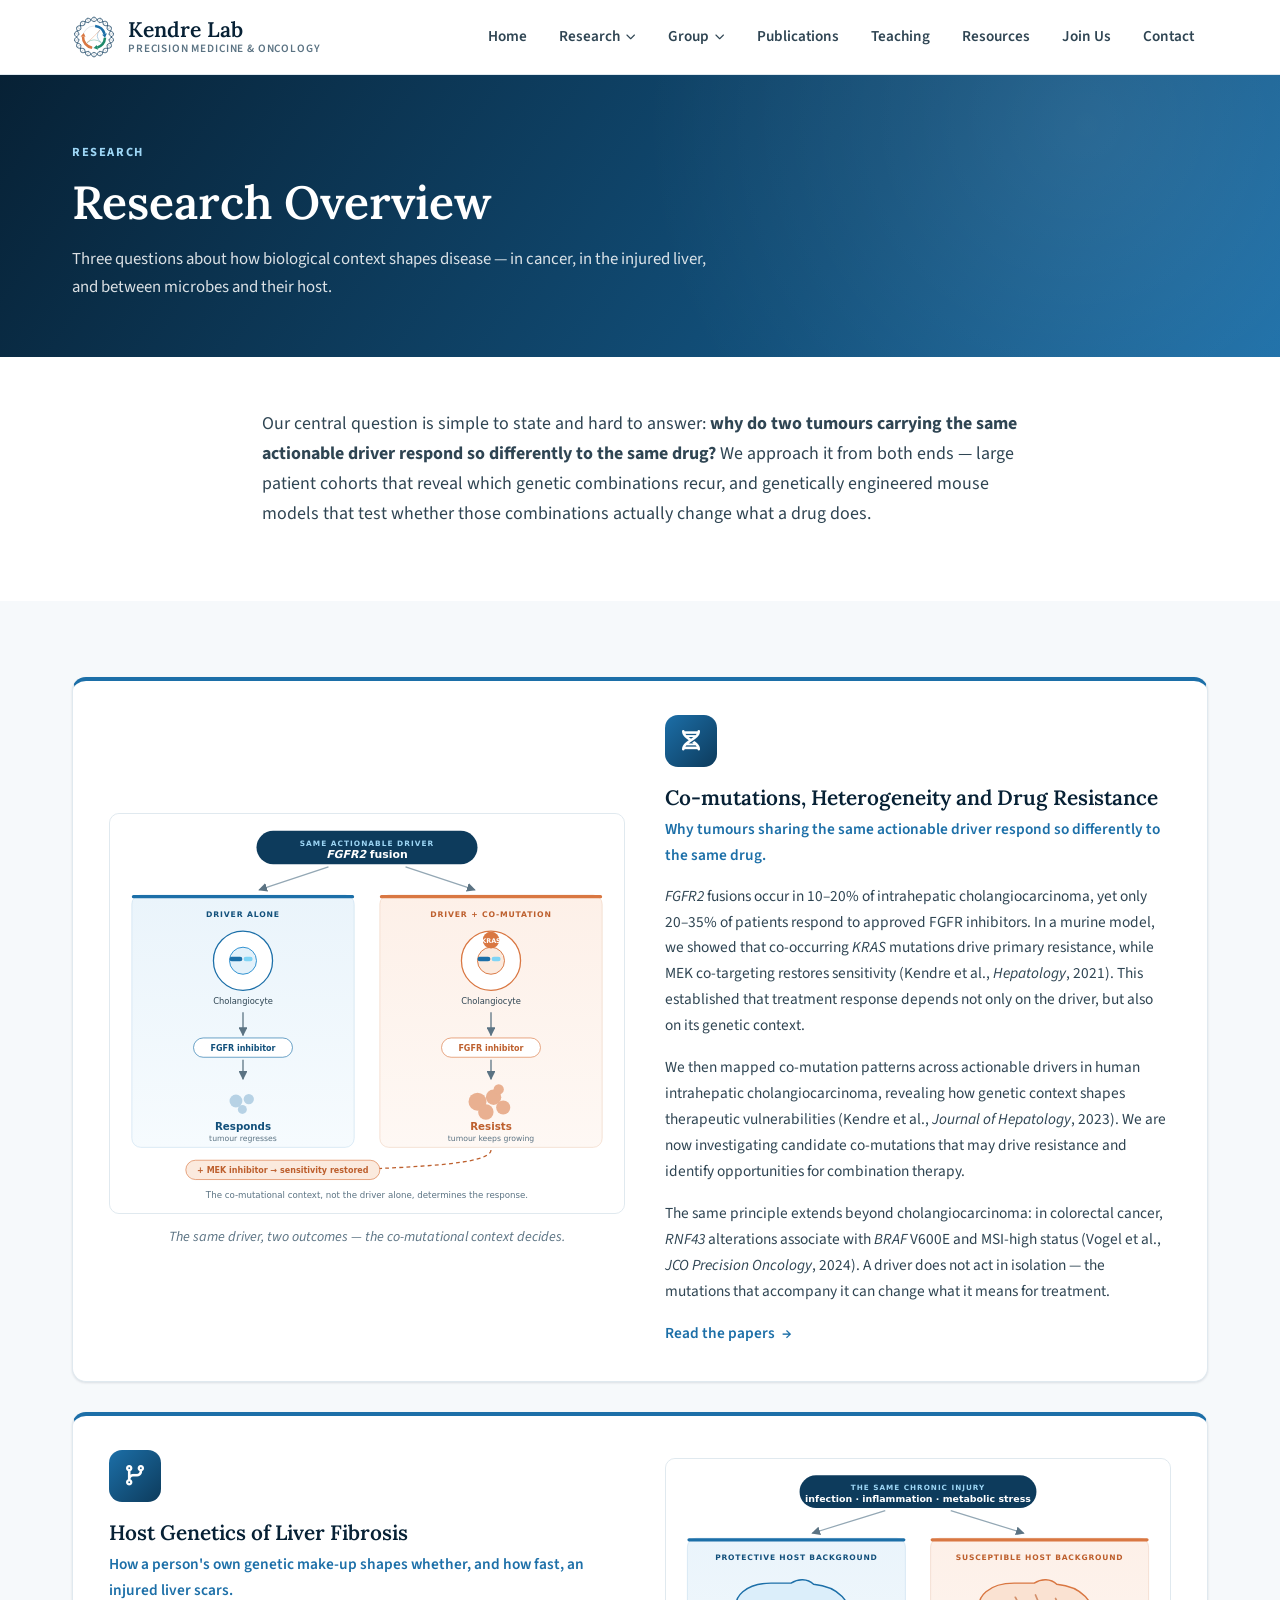
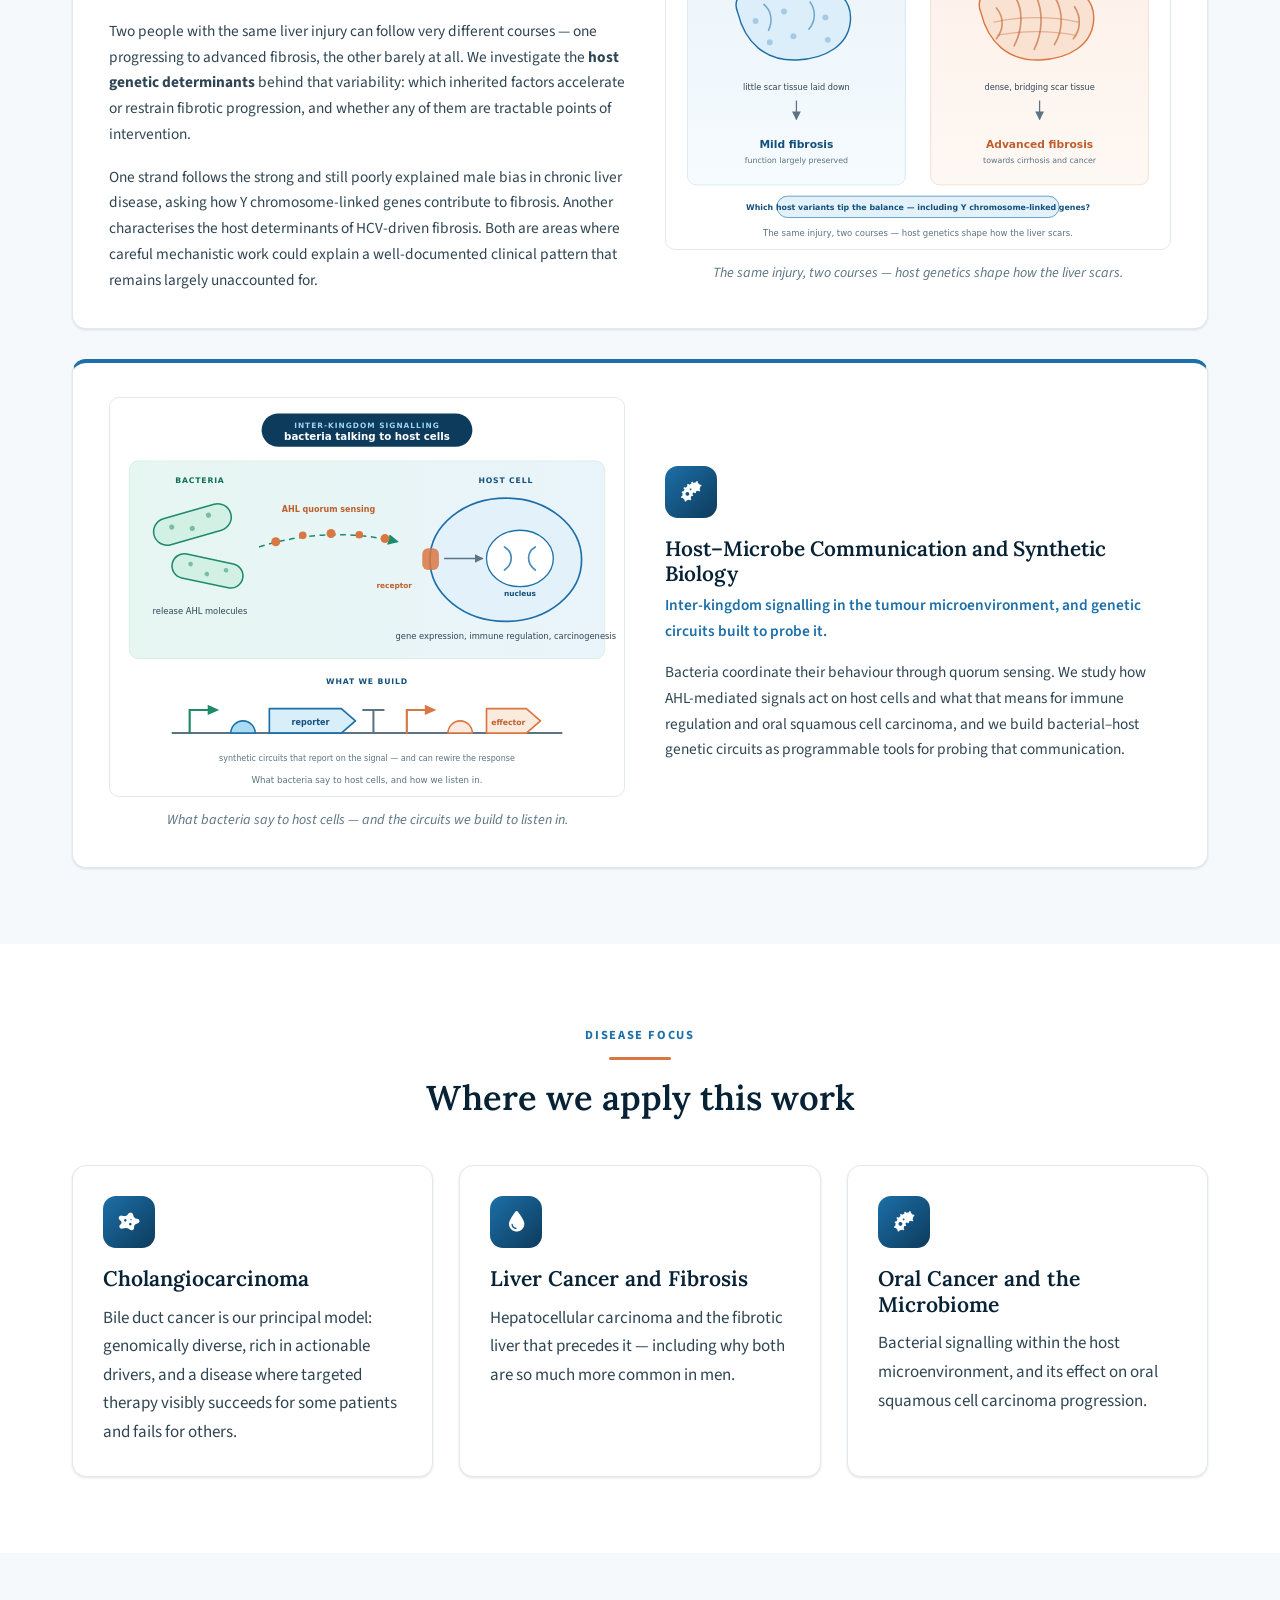
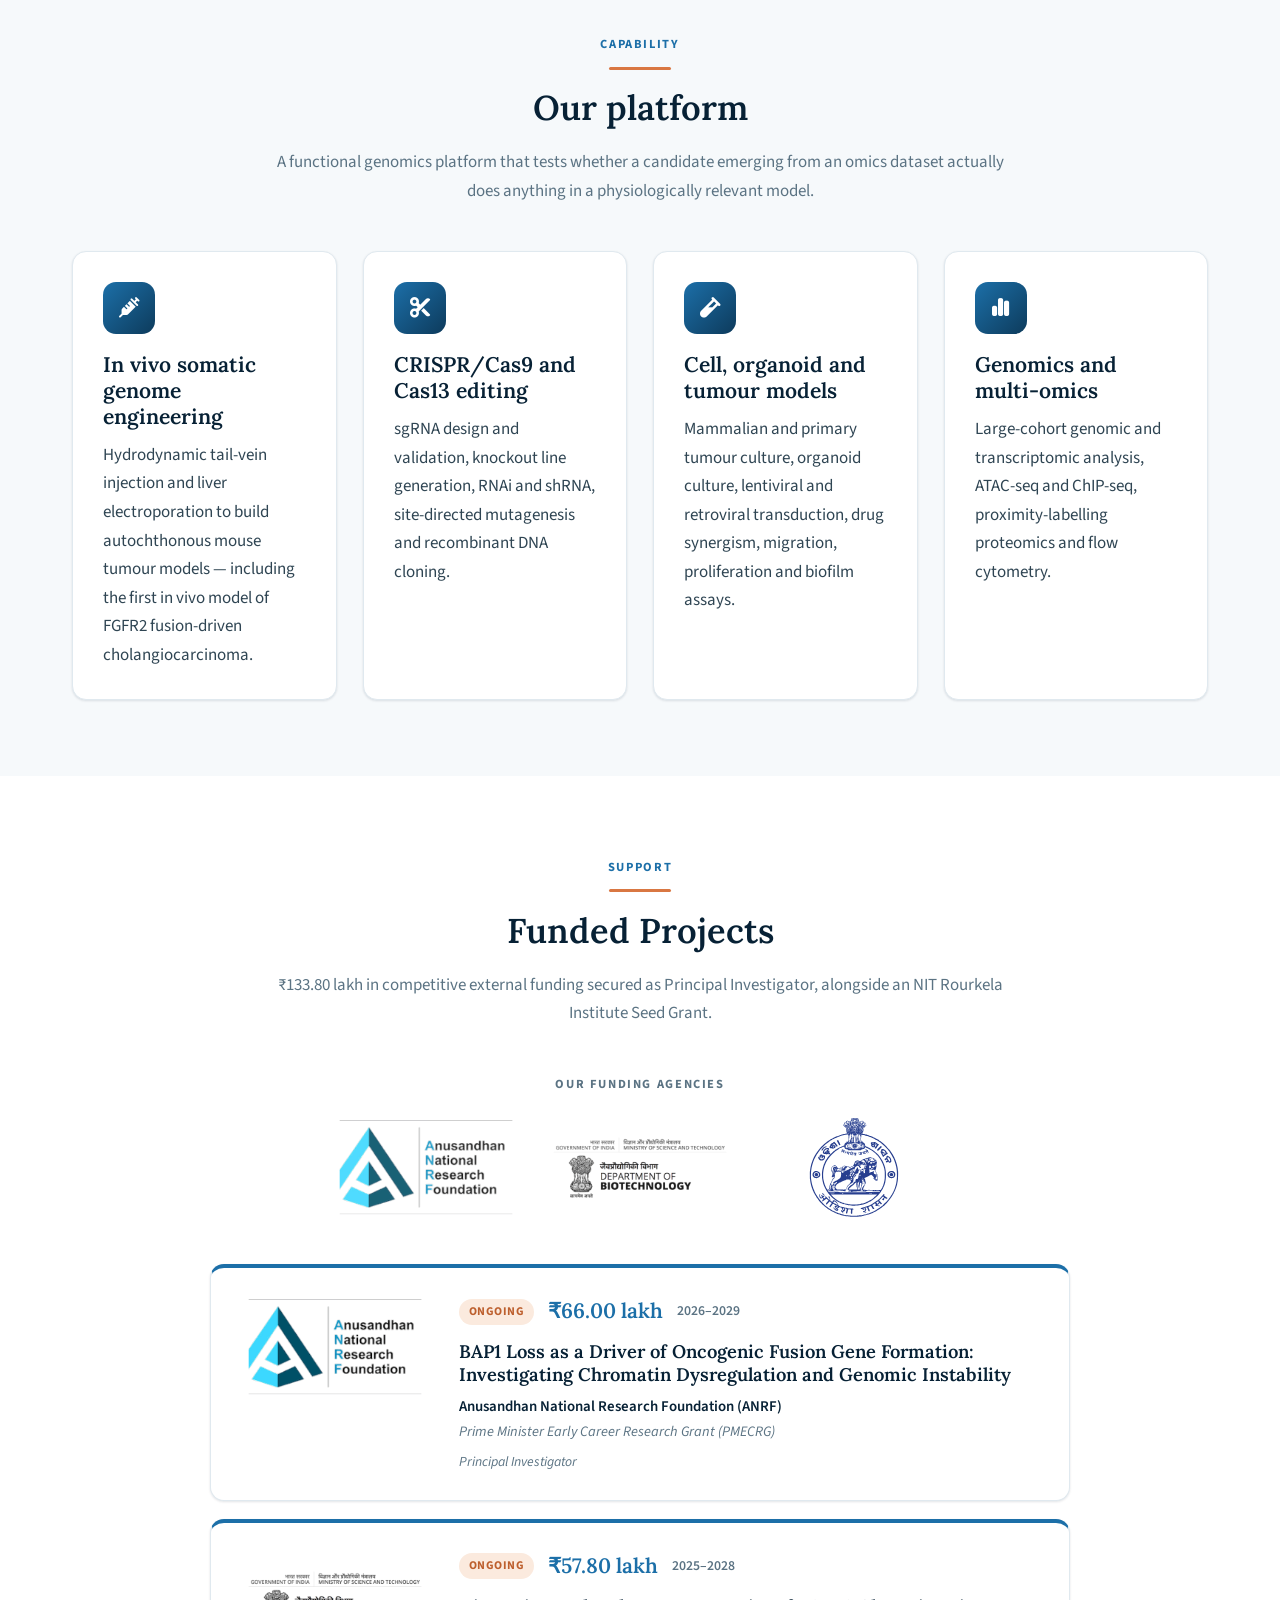
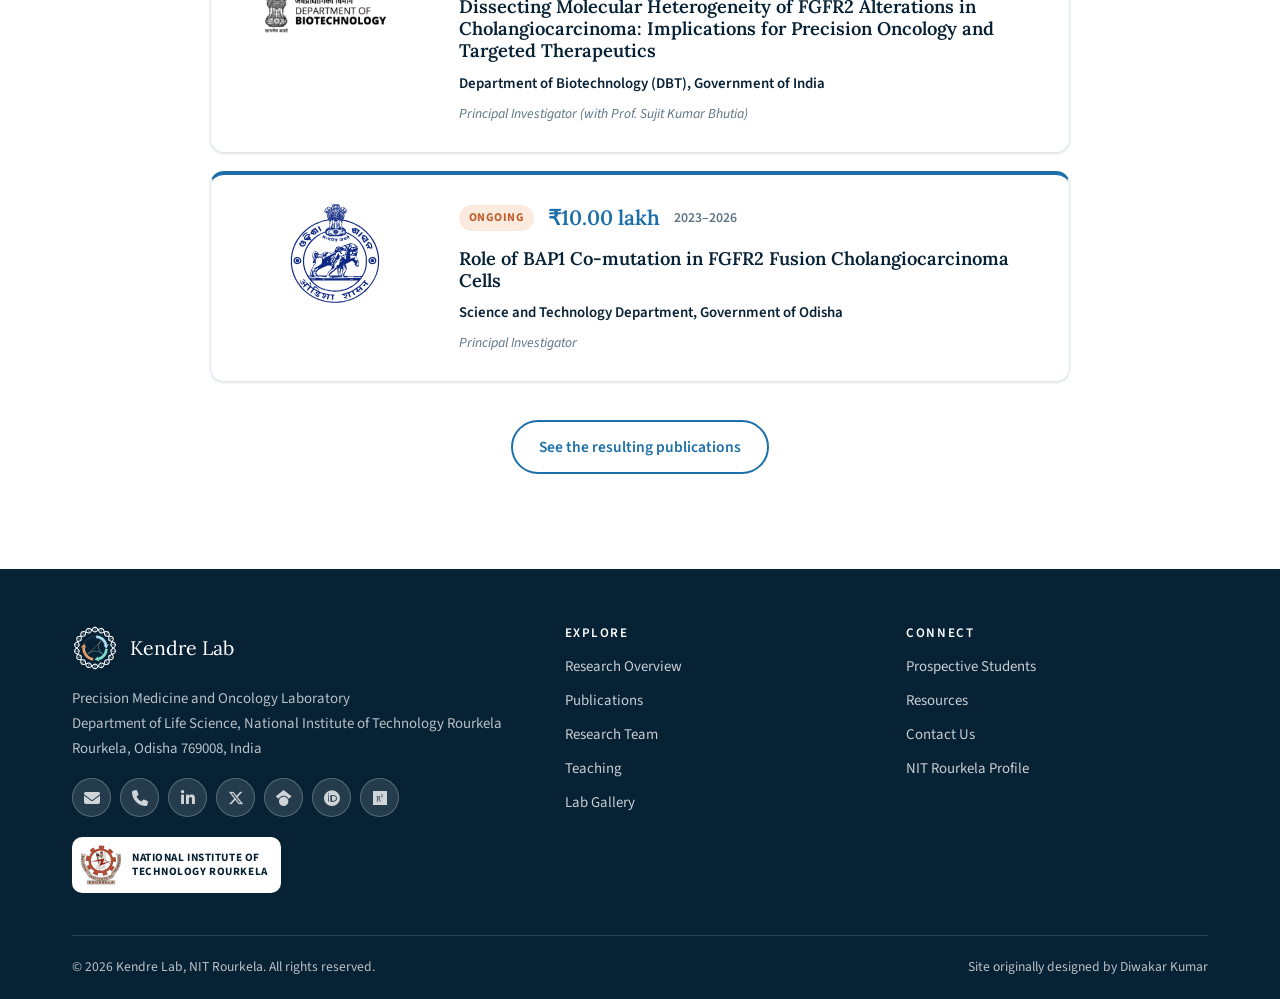
<file: research.html>
<!DOCTYPE html>
<html lang="en">
<head>
<meta charset="utf-8" />
<meta name="viewport" content="width=device-width, initial-scale=1" />
<title>Research | Kendre Lab</title>
<meta name="description" content="Research at the Kendre Lab: co-mutations, heterogeneity and drug resistance; sex-specific liver fibrosis; and host-microbe communication and synthetic biology." />
<meta property="og:title" content="Research | Kendre Lab" />
<meta property="og:description" content="Research at the Kendre Lab: co-mutations, heterogeneity and drug resistance; sex-specific liver fibrosis; and host-microbe communication and synthetic biology." />
<meta property="og:type" content="website" />
<link rel="canonical" href="https://kendrelab.github.io/research.html" />
<link rel="icon" href="assets/images/lab-logo-small.svg" type="image/svg+xml" />
<link rel="icon" href="favicon.png" sizes="64x64" />
<link rel="apple-touch-icon" href="assets/images/apple-touch-icon.png" />
<meta property="og:image" content="https://kendrelab.github.io/assets/images/og-card.jpg" />
<meta property="og:image:width" content="1200" />
<meta property="og:image:height" content="630" />
<meta property="og:site_name" content="Kendre Lab" />
<meta property="og:url" content="https://kendrelab.github.io/research.html" />
<meta name="twitter:card" content="summary_large_image" />
<meta name="twitter:image" content="https://kendrelab.github.io/assets/images/og-card.jpg" />
<link rel="preconnect" href="https://fonts.googleapis.com" />
<link rel="preconnect" href="https://fonts.gstatic.com" crossorigin />
<link href="https://fonts.googleapis.com/css2?family=Lora:wght@500;600;700&amp;family=Source+Sans+3:wght@400;600;700&amp;display=swap" rel="stylesheet" />
<link rel="stylesheet" href="https://cdnjs.cloudflare.com/ajax/libs/font-awesome/6.5.1/css/all.min.css" />
<link rel="stylesheet" href="assets/css/style.css?v=54c3be02" />
</head>
<body>
<a class="skip-link" href="#main">Skip to main content</a>
<header class="site-header">
  <div class="container">
    <a class="brand" href="index.html">
      <img src="assets/images/lab-logo.svg" alt="" width="44" height="44" />
      <span class="brand-text">
        <span class="brand-name">Kendre Lab</span>
        <span class="brand-sub">Precision Medicine &amp; Oncology</span>
      </span>
    </a>
    <button class="nav-toggle" type="button" aria-label="Menu" aria-expanded="false" aria-controls="site-nav">
      <span></span><span></span><span></span>
    </button>
    <nav class="site-nav" id="site-nav" aria-label="Main">
      <ul class="nav-list">
        <li><a href="index.html">Home</a></li>
        <li class="has-sub">
          <button type="button" aria-expanded="false" class="is-active">Research <i class="fa-solid fa-chevron-down caret" aria-hidden="true"></i></button>
          <ul class="submenu">
            <li><a href="research.html">Research Overview</a></li>
            <li><a href="research.html#co-mutations">Co-mutations &amp; Drug Resistance</a></li>
            <li><a href="research.html#fibrosis">Host Genetics of Liver Fibrosis</a></li>
            <li><a href="research.html#synthetic-biology">Synthetic Biology</a></li>
            <li><a href="research.html#funding">Funded Projects</a></li>
          </ul>
        </li>
        <li class="has-sub">
          <button type="button" aria-expanded="false">Group <i class="fa-solid fa-chevron-down caret" aria-hidden="true"></i></button>
          <ul class="submenu">
            <li><a href="pi.html">Dr. Gajanan Kendre</a></li>
            <li><a href="team.html">Research Team</a></li>
            <li><a href="gallery.html">Lab Gallery</a></li>
          </ul>
        </li>
        <li><a href="publications.html">Publications</a></li>
        <li><a href="teaching.html">Teaching</a></li>
        <li><a href="resources.html">Resources</a></li>
        <li><a href="positions.html">Join Us</a></li>
        <li><a href="contact.html">Contact</a></li>
      </ul>
    </nav>
  </div>
</header>
<div class="nav-scrim"></div>
<main id="main">
<section class="page-banner">
  <div class="container">
    <span class="eyebrow">Research</span>
    <h1>Research Overview</h1>
    <p>Three questions about how biological context shapes disease &mdash; in cancer, in the injured liver, and between microbes and their host.</p>
  </div>
</section>
<section class="section section--tight">
  <div class="container" style="max-width:800px">
    <p style="font-size:1.12rem;color:var(--ink-700)">Our central question is simple to state and hard to
    answer: <strong>why do two tumours carrying the same actionable driver respond so differently to the
    same drug?</strong> We approach it from both ends &mdash; large patient cohorts that reveal which
    genetic combinations recur, and genetically engineered mouse models that test whether those combinations
    actually change what a drug does.</p>
  </div>
</section>

<section class="section section--alt">
  <div class="container">
    <div class="theme-list">
      <article class="theme" id="co-mutations">
        <figure class="theme-fig">
          <img src="assets/images/same-driver-different-outcome.svg" alt="Two tumours with the same FGFR2 fusion respond differently to the same FGFR inhibitor: a co-occurring KRAS mutation confers resistance, which co-targeting MEK reverses." loading="lazy" />
          <figcaption>The same driver, two outcomes &mdash; the co-mutational context decides.</figcaption>
        </figure>
        <div class="theme-text">
          <div class="card-icon"><i class="fa-solid fa-dna" aria-hidden="true"></i></div>
          <h3>Co-mutations, Heterogeneity and Drug Resistance</h3>
          <p class="theme-lede">Why tumours sharing the same actionable driver respond so differently to the same drug.</p>
          <p><em>FGFR2</em> fusions occur in 10&ndash;20% of intrahepatic cholangiocarcinoma,
yet only 20&ndash;35% of patients respond to approved FGFR inhibitors. In a murine model, we showed that
co-occurring <em>KRAS</em> mutations drive primary resistance, while MEK co-targeting restores sensitivity
(Kendre et al., <em>Hepatology</em>, 2021). This established that treatment response depends not only on
the driver, but also on its genetic context.</p>
<p>We then mapped co-mutation patterns across actionable drivers in human intrahepatic
cholangiocarcinoma, revealing how genetic context shapes therapeutic vulnerabilities (Kendre et al.,
<em>Journal of Hepatology</em>, 2023). We are now investigating candidate co-mutations that may drive
resistance and identify opportunities for combination therapy.</p>
<p>The same principle extends beyond cholangiocarcinoma: in colorectal cancer, <em>RNF43</em> alterations
associate with <em>BRAF</em> V600E and MSI-high status (Vogel et al., <em>JCO Precision Oncology</em>,
2024). A driver does not act in isolation &mdash; the mutations that accompany it can change what it means
for treatment.</p>
<p><a class="link-more" href="publications.html">Read the papers</a></p>
        </div>
      </article>
      <article class="theme" id="fibrosis">
        <figure class="theme-fig">
          <img src="assets/images/research-fibrosis.svg" alt="Two people sustain the same chronic liver injury. A protective host background leaves fibrosis mild; a susceptible background, including Y chromosome-linked factors, drives dense scarring." loading="lazy" />
          <figcaption>The same injury, two courses &mdash; host genetics shape how the liver scars.</figcaption>
        </figure>
        <div class="theme-text">
          <div class="card-icon"><i class="fa-solid fa-code-branch" aria-hidden="true"></i></div>
          <h3>Host Genetics of Liver Fibrosis</h3>
          <p class="theme-lede">How a person's own genetic make-up shapes whether, and how fast, an injured liver scars.</p>
          <p>Two people with the same liver injury can follow very different courses &mdash; one
progressing to advanced fibrosis, the other barely at all. We investigate the <strong>host genetic
determinants</strong> behind that variability: which inherited factors accelerate or restrain fibrotic
progression, and whether any of them are tractable points of intervention.</p>
<p>One strand follows the strong and still poorly explained male bias in chronic liver disease, asking how
Y chromosome-linked genes contribute to fibrosis. Another characterises the host determinants of
HCV-driven fibrosis. Both are areas where careful mechanistic work could explain a well-documented
clinical pattern that remains largely unaccounted for.</p>
        </div>
      </article>
      <article class="theme" id="synthetic-biology">
        <figure class="theme-fig">
          <img src="assets/images/research-synbio.svg" alt="Bacteria release AHL quorum-sensing molecules that reach a host cell receptor and alter gene expression in the nucleus. Below, an engineered genetic circuit reports on and rewires that signal." loading="lazy" />
          <figcaption>What bacteria say to host cells &mdash; and the circuits we build to listen in.</figcaption>
        </figure>
        <div class="theme-text">
          <div class="card-icon"><i class="fa-solid fa-bacterium" aria-hidden="true"></i></div>
          <h3>Host&ndash;Microbe Communication and Synthetic Biology</h3>
          <p class="theme-lede">Inter-kingdom signalling in the tumour microenvironment, and genetic circuits built to probe it.</p>
          <p>Bacteria coordinate their behaviour through quorum sensing. We study how AHL-mediated
signals act on host cells and what that means for immune regulation and oral squamous cell carcinoma, and we
build bacterial&ndash;host genetic circuits as programmable tools for probing that communication.</p>
        </div>
      </article>
    </div>
  </div>
</section>

<section class="section">
  <div class="container">
    <div class="section-head">
      <span class="eyebrow">Disease focus</span>
      <div class="rule"></div>
      <h2>Where we apply this work</h2>
    </div>
    <div class="grid grid--3">
        <div class="card">
          <div class="card-icon"><i class="fa-solid fa-disease" aria-hidden="true"></i></div>
          <h3>Cholangiocarcinoma</h3>
          <p>Bile duct cancer is our principal model: genomically diverse, rich in actionable drivers, and a disease where targeted therapy visibly succeeds for some patients and fails for others.</p>
        </div>
        <div class="card">
          <div class="card-icon"><i class="fa-solid fa-droplet" aria-hidden="true"></i></div>
          <h3>Liver Cancer and Fibrosis</h3>
          <p>Hepatocellular carcinoma and the fibrotic liver that precedes it &mdash; including why both are so much more common in men.</p>
        </div>
        <div class="card">
          <div class="card-icon"><i class="fa-solid fa-bacterium" aria-hidden="true"></i></div>
          <h3>Oral Cancer and the Microbiome</h3>
          <p>Bacterial signalling within the host microenvironment, and its effect on oral squamous cell carcinoma progression.</p>
        </div>
    </div>
  </div>
</section>

<section class="section section--alt">
  <div class="container">
    <div class="section-head">
      <span class="eyebrow">Capability</span>
      <div class="rule"></div>
      <h2>Our platform</h2>
      <p>A functional genomics platform that tests whether a candidate emerging from an omics dataset
      actually does anything in a physiologically relevant model.</p>
    </div>
    <div class="grid grid--4">
        <div class="card">
          <div class="card-icon"><i class="fa-solid fa-syringe" aria-hidden="true"></i></div>
          <h3>In vivo somatic genome engineering</h3>
          <p>Hydrodynamic tail-vein injection and liver electroporation to build autochthonous mouse tumour models &mdash; including the first in vivo model of FGFR2 fusion-driven cholangiocarcinoma.</p>
        </div>
        <div class="card">
          <div class="card-icon"><i class="fa-solid fa-scissors" aria-hidden="true"></i></div>
          <h3>CRISPR/Cas9 and Cas13 editing</h3>
          <p>sgRNA design and validation, knockout line generation, RNAi and shRNA, site-directed mutagenesis and recombinant DNA cloning.</p>
        </div>
        <div class="card">
          <div class="card-icon"><i class="fa-solid fa-vial" aria-hidden="true"></i></div>
          <h3>Cell, organoid and tumour models</h3>
          <p>Mammalian and primary tumour culture, organoid culture, lentiviral and retroviral transduction, drug synergism, migration, proliferation and biofilm assays.</p>
        </div>
        <div class="card">
          <div class="card-icon"><i class="fa-solid fa-chart-simple" aria-hidden="true"></i></div>
          <h3>Genomics and multi-omics</h3>
          <p>Large-cohort genomic and transcriptomic analysis, ATAC-seq and ChIP-seq, proximity-labelling proteomics and flow cytometry.</p>
        </div>
    </div>
  </div>
</section>

<section class="section" id="funding">
  <div class="container">
    <div class="section-head">
      <span class="eyebrow">Support</span>
      <div class="rule"></div>
      <h2>Funded Projects</h2>
      <p>&#8377;133.80 lakh in competitive external funding secured as Principal Investigator, alongside an
      NIT Rourkela Institute Seed Grant.</p>
    </div>
    <div class="funders">
      <span class="funders-label">Our funding agencies</span>
      <div class="funders-row">
        <img src="assets/images/funding/anrf.png" alt="Anusandhan National Research Foundation (ANRF)" loading="lazy" data-fallback="ANRF" />
        <img src="assets/images/funding/dbt.png" alt="Department of Biotechnology (DBT), Government of India" loading="lazy" data-fallback="DBT" />
        <img src="assets/images/funding/dst-odisha.svg" alt="Science and Technology Department, Government of Odisha" loading="lazy" data-fallback="S&amp;T" />
      </div>
    </div>
    <div class="grant-list">
      <article class="grant">
        <div class="grant-logo">
          <img src="assets/images/funding/anrf.png" alt="Anusandhan National Research Foundation (ANRF)" loading="lazy" data-fallback="ANRF" />
        </div>
        <div class="grant-body">
          <div class="grant-meta">
            <span class="tag tag--accent">Ongoing</span>
            <span class="grant-amount">&#8377;66.00 lakh</span>
            <span class="grant-period">2026&ndash;2029</span>
          </div>
          <h3>BAP1 Loss as a Driver of Oncogenic Fusion Gene Formation: Investigating Chromatin Dysregulation and Genomic Instability</h3>
          <p class="grant-agency">Anusandhan National Research Foundation (ANRF)<br /><em>Prime Minister Early Career Research Grant (PMECRG)</em></p>
          <p class="grant-role">Principal Investigator</p>
        </div>
      </article>
      <article class="grant">
        <div class="grant-logo">
          <img src="assets/images/funding/dbt.png" alt="Department of Biotechnology (DBT), Government of India" loading="lazy" data-fallback="DBT" />
        </div>
        <div class="grant-body">
          <div class="grant-meta">
            <span class="tag tag--accent">Ongoing</span>
            <span class="grant-amount">&#8377;57.80 lakh</span>
            <span class="grant-period">2025&ndash;2028</span>
          </div>
          <h3>Dissecting Molecular Heterogeneity of FGFR2 Alterations in Cholangiocarcinoma: Implications for Precision Oncology and Targeted Therapeutics</h3>
          <p class="grant-agency">Department of Biotechnology (DBT), Government of India</p>
          <p class="grant-role">Principal Investigator (with Prof. Sujit Kumar Bhutia)</p>
        </div>
      </article>
      <article class="grant">
        <div class="grant-logo">
          <img src="assets/images/funding/dst-odisha.svg" alt="Science and Technology Department, Government of Odisha" loading="lazy" data-fallback="S&amp;T" />
        </div>
        <div class="grant-body">
          <div class="grant-meta">
            <span class="tag tag--accent">Ongoing</span>
            <span class="grant-amount">&#8377;10.00 lakh</span>
            <span class="grant-period">2023&ndash;2026</span>
          </div>
          <h3>Role of BAP1 Co-mutation in FGFR2 Fusion Cholangiocarcinoma Cells</h3>
          <p class="grant-agency">Science and Technology Department, Government of Odisha</p>
          <p class="grant-role">Principal Investigator</p>
        </div>
      </article>
    </div>
    <p style="text-align:center;margin-top:38px">
      <a class="btn btn--outline" href="publications.html">See the resulting publications</a>
    </p>
    
  </div>
</section></main>
<footer class="site-footer">
  <div class="container">
    <div class="footer-grid">
      <div>
        <div class="footer-brand">
          <img src="assets/images/lab-logo-dark.svg" alt="" width="46" height="46" />
          <span>Kendre Lab</span>
        </div>
        <p>Precision Medicine and Oncology Laboratory<br />Department of Life Science, National Institute of Technology Rourkela<br />Rourkela, Odisha 769008, India</p>
    <div class="socials socials--light">
      <a href="mailto:kendreg@nitrkl.ac.in" aria-label="Email" title="Email"><i class="fa-solid fa-envelope" aria-hidden="true"></i></a>
      <a href="tel:+916612462688" aria-label="Phone" title="Phone"><i class="fa-solid fa-phone" aria-hidden="true"></i></a>
      <a href="https://www.linkedin.com/in/gajananbkendre/" target="_blank" rel="noopener" aria-label="LinkedIn" title="LinkedIn"><i class="fa-brands fa-linkedin-in" aria-hidden="true"></i></a>
      <a href="https://x.com/DrGajanankendre" target="_blank" rel="noopener" aria-label="X" title="X"><i class="fa-brands fa-x-twitter" aria-hidden="true"></i></a>
      <a href="https://scholar.google.com/citations?user=qyOSoPIAAAAJ&amp;hl=en" target="_blank" rel="noopener" aria-label="Google Scholar" title="Google Scholar"><i class="fa-brands fa-google-scholar" aria-hidden="true"></i></a>
      <a href="https://orcid.org/0000-0001-6458-3100" target="_blank" rel="noopener" aria-label="ORCID" title="ORCID"><i class="fa-brands fa-orcid" aria-hidden="true"></i></a>
      <a href="https://www.researchgate.net/profile/Gajanan-Kendre-4" target="_blank" rel="noopener" aria-label="ResearchGate" title="ResearchGate"><i class="fa-brands fa-researchgate" aria-hidden="true"></i></a>
    </div>
        <a class="footer-inst" href="https://www.nitrkl.ac.in/" target="_blank" rel="noopener">
          <img src="assets/images/nitr-logo.png" alt="" width="40" height="40" />
          <span>National Institute of<br />Technology Rourkela</span>
        </a>
      </div>
      <div>
        <h4>Explore</h4>
        <ul class="footer-links">
          <li><a href="research.html">Research Overview</a></li>
          <li><a href="publications.html">Publications</a></li>
          <li><a href="team.html">Research Team</a></li>
          <li><a href="teaching.html">Teaching</a></li>
          <li><a href="gallery.html">Lab Gallery</a></li>
        </ul>
      </div>
      <div>
        <h4>Connect</h4>
        <ul class="footer-links">
          <li><a href="positions.html">Prospective Students</a></li>
          <li><a href="resources.html">Resources</a></li>
          <li><a href="contact.html">Contact Us</a></li>
          <li><a href="https://www.nitrkl.ac.in/LS/~kendreg/" target="_blank" rel="noopener">NIT Rourkela Profile</a></li>
        </ul>
      </div>
    </div>
    <div class="footer-bar">
      <span>&copy; <span data-year>2026</span> Kendre Lab, NIT Rourkela. All rights reserved.</span>
      <span>Site originally designed by Diwakar Kumar</span>
    </div>
  </div>
</footer>
<script src="assets/js/main.js?v=44c98b7a"></script>
</body>
</html>
</file>
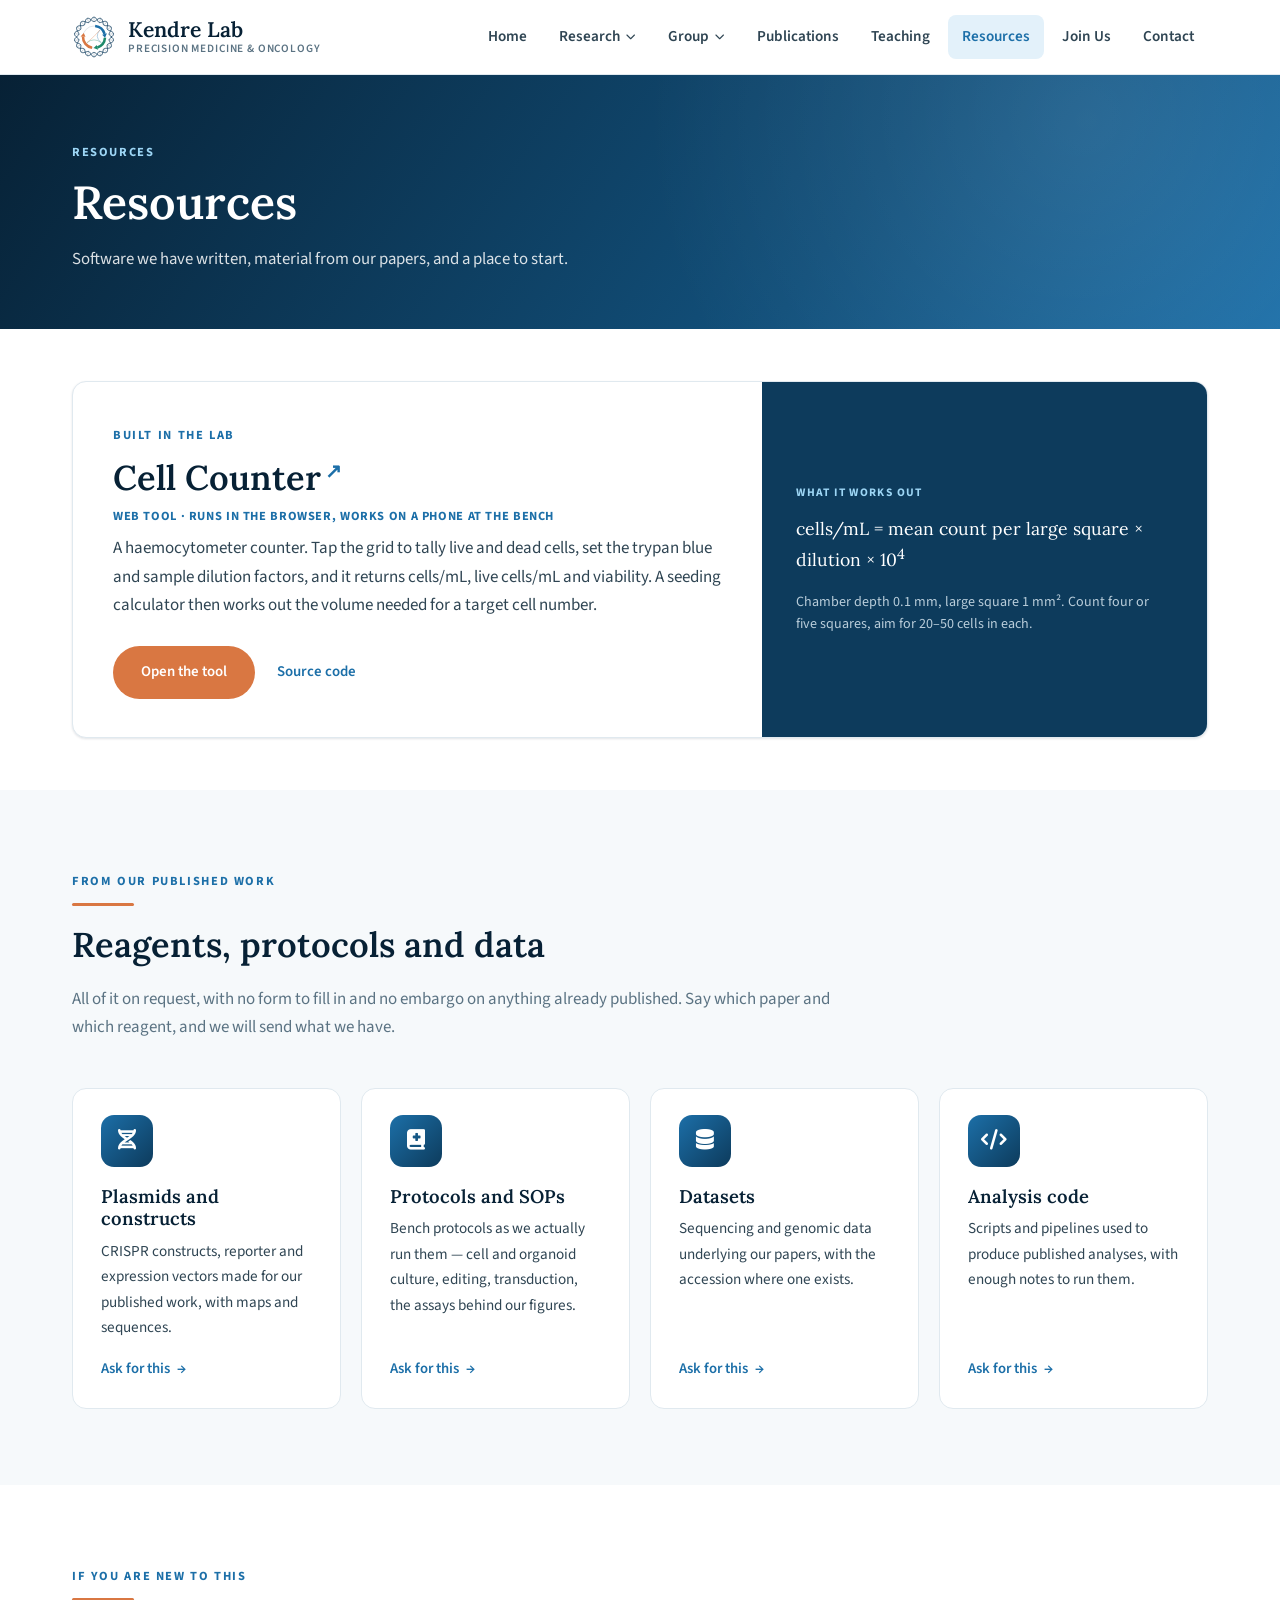
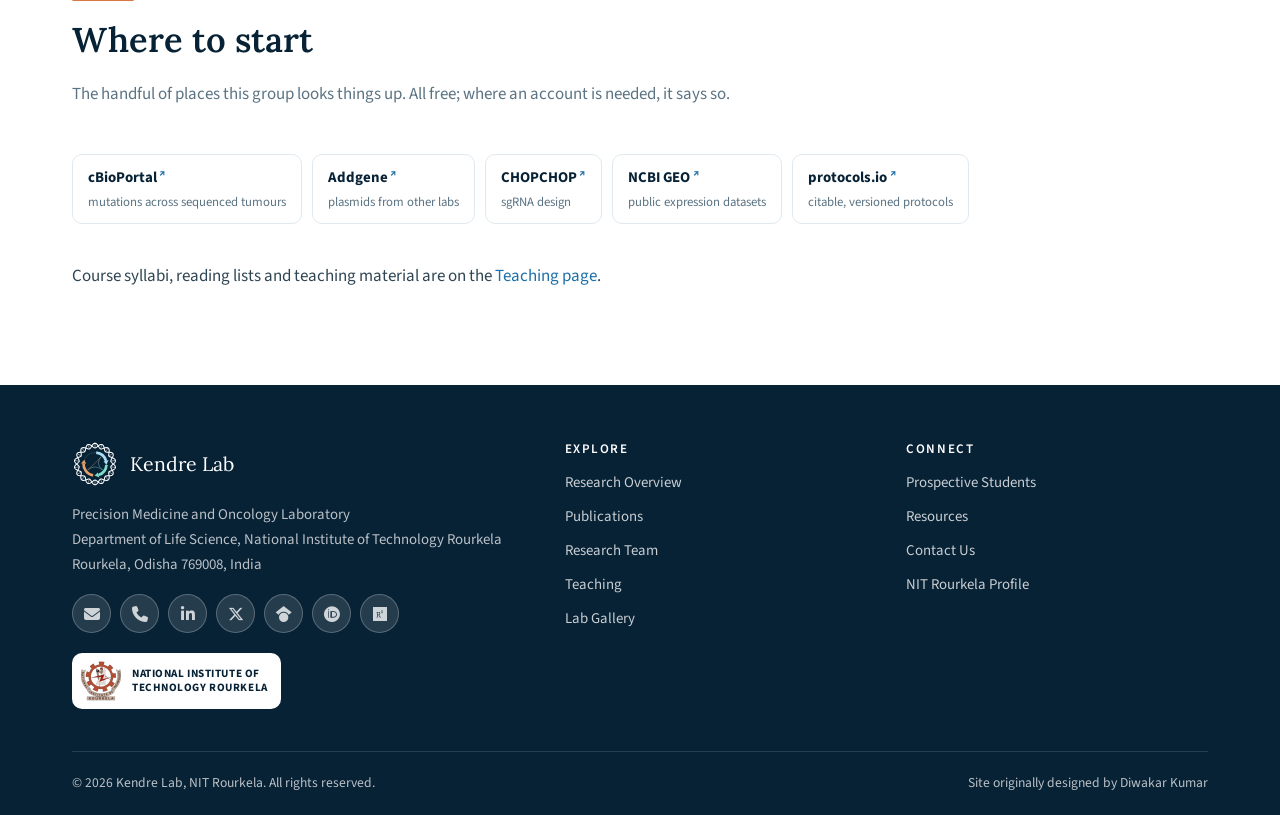
<file: resources.html>
<!DOCTYPE html>
<html lang="en">
<head>
<meta charset="utf-8" />
<meta name="viewport" content="width=device-width, initial-scale=1" />
<title>Resources | Kendre Lab</title>
<meta name="description" content="Cell Counter and other software from the Kendre Lab, plus protocols, plasmids, datasets and analysis code from our published work, available on request." />
<meta property="og:title" content="Resources | Kendre Lab" />
<meta property="og:description" content="Cell Counter and other software from the Kendre Lab, plus protocols, plasmids, datasets and analysis code from our published work, available on request." />
<meta property="og:type" content="website" />
<link rel="canonical" href="https://kendrelab.github.io/resources.html" />
<link rel="icon" href="assets/images/lab-logo-small.svg" type="image/svg+xml" />
<link rel="icon" href="favicon.png" sizes="64x64" />
<link rel="apple-touch-icon" href="assets/images/apple-touch-icon.png" />
<meta property="og:image" content="https://kendrelab.github.io/assets/images/og-card.jpg" />
<meta property="og:image:width" content="1200" />
<meta property="og:image:height" content="630" />
<meta property="og:site_name" content="Kendre Lab" />
<meta property="og:url" content="https://kendrelab.github.io/resources.html" />
<meta name="twitter:card" content="summary_large_image" />
<meta name="twitter:image" content="https://kendrelab.github.io/assets/images/og-card.jpg" />
<link rel="preconnect" href="https://fonts.googleapis.com" />
<link rel="preconnect" href="https://fonts.gstatic.com" crossorigin />
<link href="https://fonts.googleapis.com/css2?family=Lora:wght@500;600;700&amp;family=Source+Sans+3:wght@400;600;700&amp;display=swap" rel="stylesheet" />
<link rel="stylesheet" href="https://cdnjs.cloudflare.com/ajax/libs/font-awesome/6.5.1/css/all.min.css" />
<link rel="stylesheet" href="assets/css/style.css?v=54c3be02" />
</head>
<body>
<a class="skip-link" href="#main">Skip to main content</a>
<header class="site-header">
  <div class="container">
    <a class="brand" href="index.html">
      <img src="assets/images/lab-logo.svg" alt="" width="44" height="44" />
      <span class="brand-text">
        <span class="brand-name">Kendre Lab</span>
        <span class="brand-sub">Precision Medicine &amp; Oncology</span>
      </span>
    </a>
    <button class="nav-toggle" type="button" aria-label="Menu" aria-expanded="false" aria-controls="site-nav">
      <span></span><span></span><span></span>
    </button>
    <nav class="site-nav" id="site-nav" aria-label="Main">
      <ul class="nav-list">
        <li><a href="index.html">Home</a></li>
        <li class="has-sub">
          <button type="button" aria-expanded="false">Research <i class="fa-solid fa-chevron-down caret" aria-hidden="true"></i></button>
          <ul class="submenu">
            <li><a href="research.html">Research Overview</a></li>
            <li><a href="research.html#co-mutations">Co-mutations &amp; Drug Resistance</a></li>
            <li><a href="research.html#fibrosis">Host Genetics of Liver Fibrosis</a></li>
            <li><a href="research.html#synthetic-biology">Synthetic Biology</a></li>
            <li><a href="research.html#funding">Funded Projects</a></li>
          </ul>
        </li>
        <li class="has-sub">
          <button type="button" aria-expanded="false">Group <i class="fa-solid fa-chevron-down caret" aria-hidden="true"></i></button>
          <ul class="submenu">
            <li><a href="pi.html">Dr. Gajanan Kendre</a></li>
            <li><a href="team.html">Research Team</a></li>
            <li><a href="gallery.html">Lab Gallery</a></li>
          </ul>
        </li>
        <li><a href="publications.html">Publications</a></li>
        <li><a href="teaching.html">Teaching</a></li>
        <li><a href="resources.html" class="is-active">Resources</a></li>
        <li><a href="positions.html">Join Us</a></li>
        <li><a href="contact.html">Contact</a></li>
      </ul>
    </nav>
  </div>
</header>
<div class="nav-scrim"></div>
<main id="main">
<section class="page-banner">
  <div class="container">
    <span class="eyebrow">Resources</span>
    <h1>Resources</h1>
    <p>Software we have written, material from our papers, and a place to start.</p>
  </div>
</section>
<section class="section section--tight">
  <div class="container">
    <div class="tool-feature">
      <div class="tool-feature-body">
        <span class="eyebrow">Built in the lab</span>
        <h2><a href="https://gajananbkendre-bot.github.io/GKlab/" target="_blank" rel="noopener">Cell Counter</a></h2>
        <p class="app-kind">Web tool &middot; runs in the browser, works on a phone at the bench</p>
        <p>A haemocytometer counter. Tap the grid to tally live and dead cells, set the trypan blue and sample dilution factors, and it returns cells/mL, live cells/mL and viability. A seeding calculator then works out the volume needed for a target cell number.</p>
        <p class="app-links">
          <a class="btn btn--primary" href="https://gajananbkendre-bot.github.io/GKlab/" target="_blank" rel="noopener">Open the tool</a>
          <a href="https://github.com/gajananbkendre-bot/GKlab" target="_blank" rel="noopener">Source code</a>
        </p>
      </div>
      <div class="tool-feature-side">
        <p class="tf-label">What it works out</p>
        <p class="tf-formula">cells/mL = mean count per large square &times; dilution &times; 10<sup>4</sup></p>
        <p class="tf-note">Chamber depth 0.1&nbsp;mm, large square 1&nbsp;mm&sup2;. Count four or five
        squares, aim for 20&ndash;50 cells in each.</p>
      </div>
    </div>

  </div>
</section>

<section class="section section--alt">
  <div class="container">
    <div class="section-head section-head--left">
      <span class="eyebrow">From our published work</span>
      <div class="rule"></div>
      <h2>Reagents, protocols and data</h2>
      <p>All of it on request, with no form to fill in and no embargo on anything already published.
      Say which paper and which reagent, and we will send what we have.</p>
    </div>
    <div class="share-grid">
      <div class="share">
        <div class="card-icon"><i class="fa-solid fa-dna" aria-hidden="true"></i></div>
        <h3>Plasmids and constructs</h3>
        <p>CRISPR constructs, reporter and expression vectors made for our published work, with maps and sequences.</p>

        <a class="link-more" href="mailto:kendreg@nitrkl.ac.in?subject=Plasmid%20request">Ask for this</a>
      </div>
      <div class="share">
        <div class="card-icon"><i class="fa-solid fa-book-medical" aria-hidden="true"></i></div>
        <h3>Protocols and SOPs</h3>
        <p>Bench protocols as we actually run them &mdash; cell and organoid culture, editing, transduction, the assays behind our figures.</p>

        <a class="link-more" href="mailto:kendreg@nitrkl.ac.in?subject=Protocol%20request">Ask for this</a>
      </div>
      <div class="share">
        <div class="card-icon"><i class="fa-solid fa-database" aria-hidden="true"></i></div>
        <h3>Datasets</h3>
        <p>Sequencing and genomic data underlying our papers, with the accession where one exists.</p>

        <a class="link-more" href="mailto:kendreg@nitrkl.ac.in?subject=Dataset%20request">Ask for this</a>
      </div>
      <div class="share">
        <div class="card-icon"><i class="fa-solid fa-code" aria-hidden="true"></i></div>
        <h3>Analysis code</h3>
        <p>Scripts and pipelines used to produce published analyses, with enough notes to run them.</p>

        <a class="link-more" href="mailto:kendreg@nitrkl.ac.in?subject=Analysis%20code%20request">Ask for this</a>
      </div>
    </div>
  </div>
</section>

<section class="section">
  <div class="container">
    <div class="section-head section-head--left">
      <span class="eyebrow">If you are new to this</span>
      <div class="rule"></div>
      <h2>Where to start</h2>
      <p>The handful of places this group looks things up. All free; where an account is needed, it
      says so.</p>
    </div>
    <div class="start-row">
      <a class="start-chip" href="https://www.cbioportal.org" target="_blank" rel="noopener"><b>cBioPortal</b><span>mutations across sequenced tumours</span></a>
      <a class="start-chip" href="https://www.addgene.org" target="_blank" rel="noopener"><b>Addgene</b><span>plasmids from other labs</span></a>
      <a class="start-chip" href="https://chopchop.cbu.uib.no" target="_blank" rel="noopener"><b>CHOPCHOP</b><span>sgRNA design</span></a>
      <a class="start-chip" href="https://www.ncbi.nlm.nih.gov/geo/" target="_blank" rel="noopener"><b>NCBI GEO</b><span>public expression datasets</span></a>
      <a class="start-chip" href="https://www.protocols.io" target="_blank" rel="noopener"><b>protocols.io</b><span>citable, versioned protocols</span></a>
    </div>
    <p style="margin-top:38px">Course syllabi, reading lists and teaching material are on the
    <a href="teaching.html">Teaching page</a>.</p>
  </div>
</section></main>
<footer class="site-footer">
  <div class="container">
    <div class="footer-grid">
      <div>
        <div class="footer-brand">
          <img src="assets/images/lab-logo-dark.svg" alt="" width="46" height="46" />
          <span>Kendre Lab</span>
        </div>
        <p>Precision Medicine and Oncology Laboratory<br />Department of Life Science, National Institute of Technology Rourkela<br />Rourkela, Odisha 769008, India</p>
    <div class="socials socials--light">
      <a href="mailto:kendreg@nitrkl.ac.in" aria-label="Email" title="Email"><i class="fa-solid fa-envelope" aria-hidden="true"></i></a>
      <a href="tel:+916612462688" aria-label="Phone" title="Phone"><i class="fa-solid fa-phone" aria-hidden="true"></i></a>
      <a href="https://www.linkedin.com/in/gajananbkendre/" target="_blank" rel="noopener" aria-label="LinkedIn" title="LinkedIn"><i class="fa-brands fa-linkedin-in" aria-hidden="true"></i></a>
      <a href="https://x.com/DrGajanankendre" target="_blank" rel="noopener" aria-label="X" title="X"><i class="fa-brands fa-x-twitter" aria-hidden="true"></i></a>
      <a href="https://scholar.google.com/citations?user=qyOSoPIAAAAJ&amp;hl=en" target="_blank" rel="noopener" aria-label="Google Scholar" title="Google Scholar"><i class="fa-brands fa-google-scholar" aria-hidden="true"></i></a>
      <a href="https://orcid.org/0000-0001-6458-3100" target="_blank" rel="noopener" aria-label="ORCID" title="ORCID"><i class="fa-brands fa-orcid" aria-hidden="true"></i></a>
      <a href="https://www.researchgate.net/profile/Gajanan-Kendre-4" target="_blank" rel="noopener" aria-label="ResearchGate" title="ResearchGate"><i class="fa-brands fa-researchgate" aria-hidden="true"></i></a>
    </div>
        <a class="footer-inst" href="https://www.nitrkl.ac.in/" target="_blank" rel="noopener">
          <img src="assets/images/nitr-logo.png" alt="" width="40" height="40" />
          <span>National Institute of<br />Technology Rourkela</span>
        </a>
      </div>
      <div>
        <h4>Explore</h4>
        <ul class="footer-links">
          <li><a href="research.html">Research Overview</a></li>
          <li><a href="publications.html">Publications</a></li>
          <li><a href="team.html">Research Team</a></li>
          <li><a href="teaching.html">Teaching</a></li>
          <li><a href="gallery.html">Lab Gallery</a></li>
        </ul>
      </div>
      <div>
        <h4>Connect</h4>
        <ul class="footer-links">
          <li><a href="positions.html">Prospective Students</a></li>
          <li><a href="resources.html">Resources</a></li>
          <li><a href="contact.html">Contact Us</a></li>
          <li><a href="https://www.nitrkl.ac.in/LS/~kendreg/" target="_blank" rel="noopener">NIT Rourkela Profile</a></li>
        </ul>
      </div>
    </div>
    <div class="footer-bar">
      <span>&copy; <span data-year>2026</span> Kendre Lab, NIT Rourkela. All rights reserved.</span>
      <span>Site originally designed by Diwakar Kumar</span>
    </div>
  </div>
</footer>
<script src="assets/js/main.js?v=44c98b7a"></script>
</body>
</html>
</file>
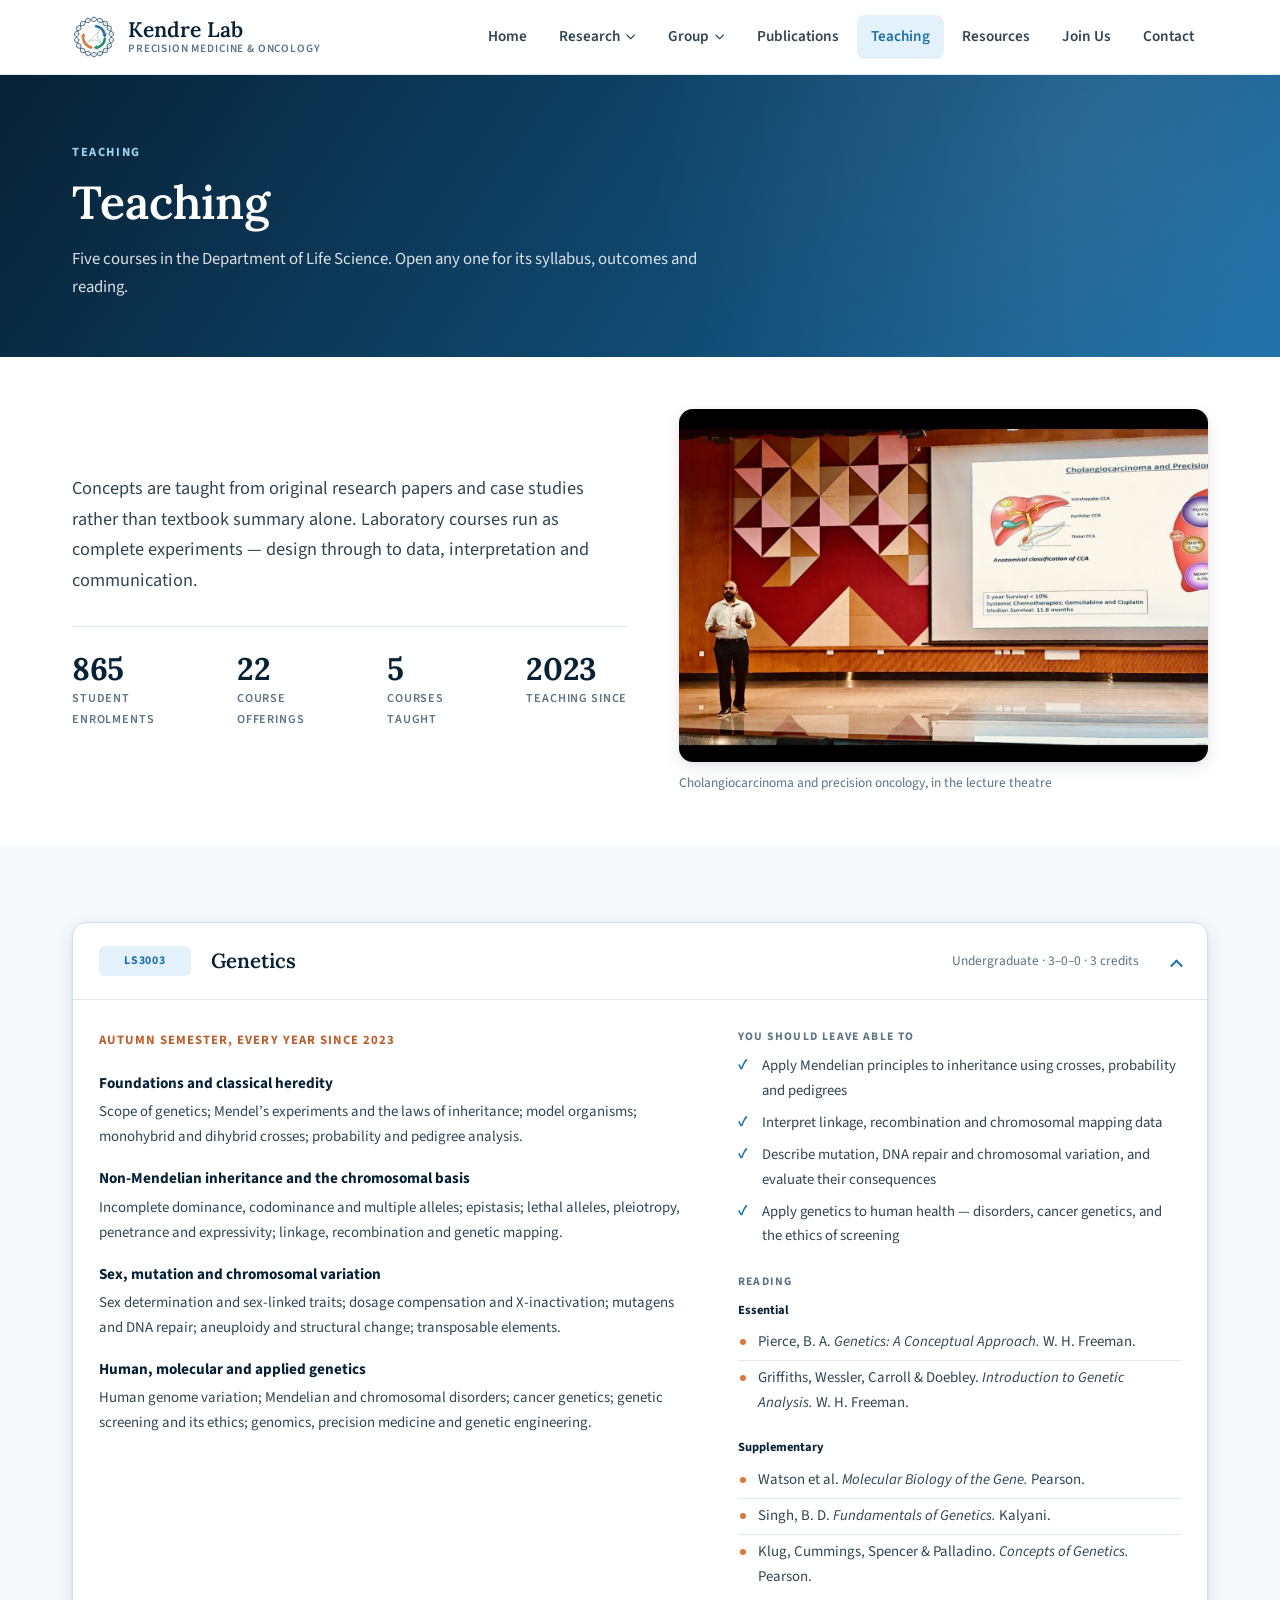
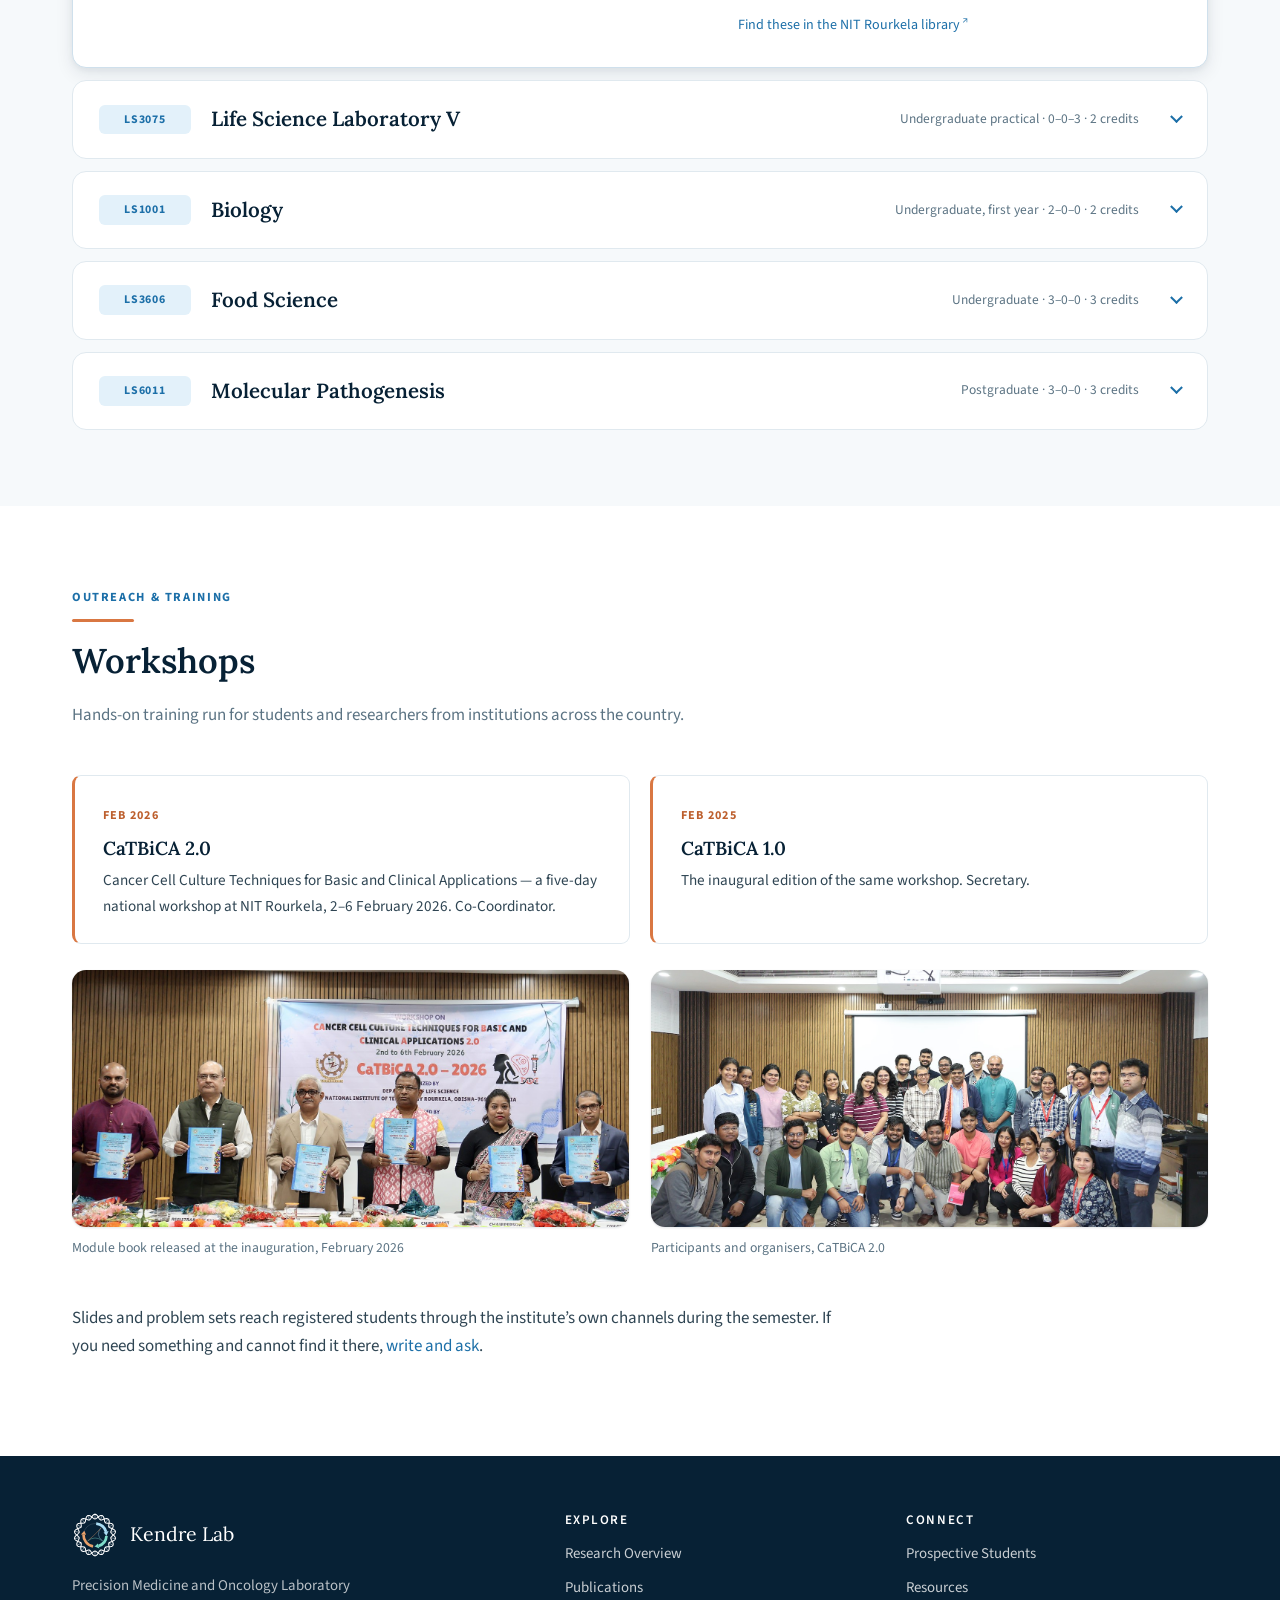
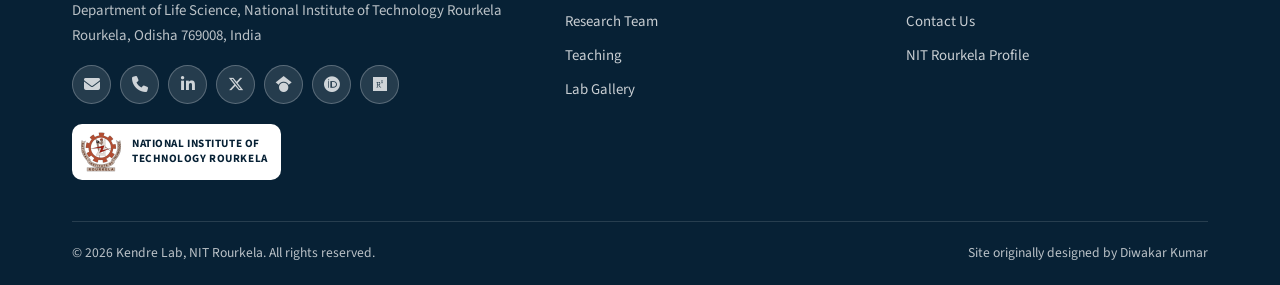
<file: teaching.html>
<!DOCTYPE html>
<html lang="en">
<head>
<meta charset="utf-8" />
<meta name="viewport" content="width=device-width, initial-scale=1" />
<title>Teaching | Kendre Lab</title>
<meta name="description" content="Courses taught by Dr. Gajanan Kendre at NIT Rourkela: Genetics (LS3003), Biology (LS1001), Food Science (LS3606), Molecular Pathogenesis (LS6011) and Life Science Laboratory V." />
<meta property="og:title" content="Teaching | Kendre Lab" />
<meta property="og:description" content="Courses taught by Dr. Gajanan Kendre at NIT Rourkela: Genetics (LS3003), Biology (LS1001), Food Science (LS3606), Molecular Pathogenesis (LS6011) and Life Science Laboratory V." />
<meta property="og:type" content="website" />
<link rel="canonical" href="https://kendrelab.github.io/teaching.html" />
<link rel="icon" href="assets/images/lab-logo-small.svg" type="image/svg+xml" />
<link rel="icon" href="favicon.png" sizes="64x64" />
<link rel="apple-touch-icon" href="assets/images/apple-touch-icon.png" />
<meta property="og:image" content="https://kendrelab.github.io/assets/images/og-card.jpg" />
<meta property="og:image:width" content="1200" />
<meta property="og:image:height" content="630" />
<meta property="og:site_name" content="Kendre Lab" />
<meta property="og:url" content="https://kendrelab.github.io/teaching.html" />
<meta name="twitter:card" content="summary_large_image" />
<meta name="twitter:image" content="https://kendrelab.github.io/assets/images/og-card.jpg" />
<link rel="preconnect" href="https://fonts.googleapis.com" />
<link rel="preconnect" href="https://fonts.gstatic.com" crossorigin />
<link href="https://fonts.googleapis.com/css2?family=Lora:wght@500;600;700&amp;family=Source+Sans+3:wght@400;600;700&amp;display=swap" rel="stylesheet" />
<link rel="stylesheet" href="https://cdnjs.cloudflare.com/ajax/libs/font-awesome/6.5.1/css/all.min.css" />
<link rel="stylesheet" href="assets/css/style.css?v=54c3be02" />
</head>
<body>
<a class="skip-link" href="#main">Skip to main content</a>
<header class="site-header">
  <div class="container">
    <a class="brand" href="index.html">
      <img src="assets/images/lab-logo.svg" alt="" width="44" height="44" />
      <span class="brand-text">
        <span class="brand-name">Kendre Lab</span>
        <span class="brand-sub">Precision Medicine &amp; Oncology</span>
      </span>
    </a>
    <button class="nav-toggle" type="button" aria-label="Menu" aria-expanded="false" aria-controls="site-nav">
      <span></span><span></span><span></span>
    </button>
    <nav class="site-nav" id="site-nav" aria-label="Main">
      <ul class="nav-list">
        <li><a href="index.html">Home</a></li>
        <li class="has-sub">
          <button type="button" aria-expanded="false">Research <i class="fa-solid fa-chevron-down caret" aria-hidden="true"></i></button>
          <ul class="submenu">
            <li><a href="research.html">Research Overview</a></li>
            <li><a href="research.html#co-mutations">Co-mutations &amp; Drug Resistance</a></li>
            <li><a href="research.html#fibrosis">Host Genetics of Liver Fibrosis</a></li>
            <li><a href="research.html#synthetic-biology">Synthetic Biology</a></li>
            <li><a href="research.html#funding">Funded Projects</a></li>
          </ul>
        </li>
        <li class="has-sub">
          <button type="button" aria-expanded="false">Group <i class="fa-solid fa-chevron-down caret" aria-hidden="true"></i></button>
          <ul class="submenu">
            <li><a href="pi.html">Dr. Gajanan Kendre</a></li>
            <li><a href="team.html">Research Team</a></li>
            <li><a href="gallery.html">Lab Gallery</a></li>
          </ul>
        </li>
        <li><a href="publications.html">Publications</a></li>
        <li><a href="teaching.html" class="is-active">Teaching</a></li>
        <li><a href="resources.html">Resources</a></li>
        <li><a href="positions.html">Join Us</a></li>
        <li><a href="contact.html">Contact</a></li>
      </ul>
    </nav>
  </div>
</header>
<div class="nav-scrim"></div>
<main id="main">
<section class="page-banner">
  <div class="container">
    <span class="eyebrow">Teaching</span>
    <h1>Teaching</h1>
    <p>Five courses in the Department of Life Science. Open any one for its syllabus, outcomes and reading.</p>
  </div>
</section>
<section class="section section--tight">
  <div class="container">
    <div class="teach-top">
      <div>
        <p class="teach-lede">Concepts are taught from original research papers and case studies rather
        than textbook summary alone. Laboratory courses run as complete experiments &mdash; design
        through to data, interpretation and communication.</p>
        <div class="tstat-row">
          <div class="tstat"><b>865</b><span>student enrolments</span></div>
          <div class="tstat"><b>22</b><span>course offerings</span></div>
          <div class="tstat"><b>5</b><span>courses taught</span></div>
          <div class="tstat"><b>2023</b><span>teaching since</span></div>
        </div>
      </div>
      <figure class="teach-figure">
        <img src="assets/images/gallery/lecture-2.jpg"
             alt="A lecture on cholangiocarcinoma and precision oncology" loading="lazy"
             data-fallback-text="In the lecture theatre" />
        <figcaption>Cholangiocarcinoma and precision oncology, in the lecture theatre</figcaption>
      </figure>
    </div>
  </div>
</section>

<section class="section section--alt">
  <div class="container">
    <div class="course-list">
      <details class="course" id="ls3003" open>
        <summary>
          <span class="c-code">LS3003</span>
          <span class="c-name">Genetics</span>
          <span class="c-meta">Undergraduate &middot; 3&ndash;0&ndash;0 &middot; 3 credits</span>
        </summary>
        <div class="c-open">
          <div class="c-main">
            <p class="c-when">Autumn semester, every year since 2023</p>
            <div class="syl"><h5>Foundations and classical heredity</h5><p>Scope of genetics; Mendel&rsquo;s experiments and the laws of inheritance; model organisms; monohybrid and dihybrid crosses; probability and pedigree analysis.</p></div>
            <div class="syl"><h5>Non-Mendelian inheritance and the chromosomal basis</h5><p>Incomplete dominance, codominance and multiple alleles; epistasis; lethal alleles, pleiotropy, penetrance and expressivity; linkage, recombination and genetic mapping.</p></div>
            <div class="syl"><h5>Sex, mutation and chromosomal variation</h5><p>Sex determination and sex-linked traits; dosage compensation and X-inactivation; mutagens and DNA repair; aneuploidy and structural change; transposable elements.</p></div>
            <div class="syl"><h5>Human, molecular and applied genetics</h5><p>Human genome variation; Mendelian and chromosomal disorders; cancer genetics; genetic screening and its ethics; genomics, precision medicine and genetic engineering.</p></div>
          </div>
          <aside class="c-side">
            <h4>You should leave able to</h4>
            <ul class="tick-list">
              <li>Apply Mendelian principles to inheritance using crosses, probability and pedigrees</li>
              <li>Interpret linkage, recombination and chromosomal mapping data</li>
              <li>Describe mutation, DNA repair and chromosomal variation, and evaluate their consequences</li>
              <li>Apply genetics to human health &mdash; disorders, cancer genetics, and the ethics of screening</li>
            </ul>
            <h4>Reading</h4>
            <p class="book-label">Essential</p>
            <ul class="plain-list">
                <li>Pierce, B. A. <i>Genetics: A Conceptual Approach.</i> W. H. Freeman.</li>
                <li>Griffiths, Wessler, Carroll &amp; Doebley. <i>Introduction to Genetic Analysis.</i> W. H. Freeman.</li>
            </ul>
            <p class="book-label">Supplementary</p>
            <ul class="plain-list">
                <li>Watson et al. <i>Molecular Biology of the Gene.</i> Pearson.</li>
                <li>Singh, B. D. <i>Fundamentals of Genetics.</i> Kalyani.</li>
                <li>Klug, Cummings, Spencer &amp; Palladino. <i>Concepts of Genetics.</i> Pearson.</li>
            </ul>
            <p class="lib-link"><a href="https://library.nitrkl.ac.in/" target="_blank" rel="noopener">Find these in the NIT Rourkela library</a></p>
          </aside>
        </div>
      </details>
      <details class="course" id="ls3075">
        <summary>
          <span class="c-code">LS3075</span>
          <span class="c-name">Life Science Laboratory V</span>
          <span class="c-meta">Undergraduate practical &middot; 0&ndash;0&ndash;3 &middot; 2 credits</span>
        </summary>
        <div class="c-open">
          <div class="c-main">
            <p class="c-when">Autumn semester, since 2025</p>
            <div class="syl"><h5>Model organisms and nucleic acid work</h5><p>Handling <i>Drosophila</i>, <i>Arabidopsis</i> and mouse; genomic DNA extraction, quantification and gel integrity checks.</p></div>
            <div class="syl"><h5>From in silico design to a finished construct</h5><p>Primer design and cloning simulation in SnapGene; PCR optimisation; restriction digestion, ligation and confirmation of the clone.</p></div>
            <div class="syl"><h5>Cytogenetics, mutagenesis and inheritance</h5><p>Mitotic and meiotic spreads, ploidy and karyotyping; EMS or UV mutagenesis and phenotype screening; pedigree interpretation.</p></div>
            <div class="syl"><h5>CRISPR&ndash;Cas9, simulated</h5><p>Designing guide RNAs, simulating a knockout in silico, interpreting the outcome.</p></div>
          </div>
          <aside class="c-side">
            <h4>You should leave able to</h4>
            <ul class="tick-list">
              <li>Perform genetic experiments &mdash; DNA extraction, PCR, cloning, mutagenesis, cytogenetics</li>
              <li>Use bioinformatics software for primer design, cloning strategy and editing simulation</li>
              <li>Interpret molecular and cytogenetic results, chromosome analysis and phenotype screening</li>
              <li>Handle and maintain model organisms</li>
              <li>Analyse pedigrees to predict inheritance risk</li>
            </ul>
            <h4>Reading</h4>
            <p class="book-label">Essential</p>
            <ul class="plain-list">
                <li>Griffiths, Wessler, Carroll &amp; Doebley. <i>Introduction to Genetic Analysis.</i> W. H. Freeman, 12th edition.</li>
                <li>Green &amp; Sambrook. <i>Molecular Cloning: A Laboratory Manual.</i> Cold Spring Harbor Laboratory Press, 4th edition.</li>
            </ul>
            <p class="book-label">Supplementary</p>
            <ul class="plain-list">
                <li>Pierce, B. A. <i>Genetics: A Conceptual Approach.</i> W. H. Freeman, 7th edition.</li>
                <li>Snustad &amp; Simmons. <i>Principles of Genetics.</i> Wiley, 7th edition.</li>
            </ul>
            <p class="lib-link"><a href="https://library.nitrkl.ac.in/" target="_blank" rel="noopener">Find these in the NIT Rourkela library</a></p>
          </aside>
        </div>
      </details>
      <details class="course" id="ls1001">
        <summary>
          <span class="c-code">LS1001</span>
          <span class="c-name">Biology</span>
          <span class="c-meta">Undergraduate, first year &middot; 2&ndash;0&ndash;0 &middot; 2 credits</span>
        </summary>
        <div class="c-open">
          <div class="c-main">
            <p class="c-when">Autumn 2023, then Spring</p>
            <div class="syl"><h5>Biology in engineering science</h5><p>Biomimicry &mdash; from turbine blades and the Shinkansen to SONAR. The five-kingdom classification.</p></div>
            <div class="syl"><h5>Cells and cell theory</h5><p>Unicellular and multicellular organisms; cell theory, classical and modern.</p></div>
            <div class="syl"><h5>Cell morphology and anatomy</h5><p>Prokaryotes by shape, nutrition and cell wall; archaea and their habitats; eukaryotic cells across animals, plants and fungi; ultrastructure of each.</p></div>
            <div class="syl"><h5>Cell multiplication</h5><p>Binary fission and budding; the eukaryotic cell cycle, mitosis, meiosis and their checkpoints.</p></div>
            <div class="syl"><h5>Biomolecules</h5><p><b>Proteins</b> &mdash; amino acids, structure, function. <b>Carbohydrates</b> &mdash; sugars, polysaccharides, glycolysis and the TCA cycle. <b>Lipids</b> &mdash; fatty acids and their roles. <b>Nucleic acids</b> &mdash; DNA structure through Chargaff&rsquo;s rule and Watson&ndash;Crick pairing, RNA types, genome organisation.</p></div>
            <div class="syl"><h5>The central dogma</h5><p>Replication, transcription and translation.</p></div>
          </div>
          <aside class="c-side">
            <h4>Reading</h4>
            <p class="book-label">Essential</p>
            <ul class="plain-list">
                <li>Mallick, B. <i>Biology for Engineers.</i> 1st edition (2021).</li>
                <li>Srinivasan, M. &amp; Kumar, S. <i>Biology for Engineers</i> (2021).</li>
            </ul>
            <p class="lib-link"><a href="https://library.nitrkl.ac.in/" target="_blank" rel="noopener">Find these in the NIT Rourkela library</a></p>
          </aside>
        </div>
      </details>
      <details class="course" id="ls3606">
        <summary>
          <span class="c-code">LS3606</span>
          <span class="c-name">Food Science</span>
          <span class="c-meta">Undergraduate &middot; 3&ndash;0&ndash;0 &middot; 3 credits</span>
        </summary>
        <div class="c-open">
          <div class="c-main">
            <p class="c-when">Spring semester, every year since 2024</p>
            <div class="syl"><h5>Food chemistry</h5><p>Carbohydrates, proteins, lipids, dietary fibres, pigments and flavours; enzymatic and non-enzymatic browning.</p></div>
            <div class="syl"><h5>Nutrition</h5><p>Nutritional and calorific values; protein efficiency ratio; vitamins and minerals; antinutrients and deficiency diseases.</p></div>
            <div class="syl"><h5>Microbiology and spoilage</h5><p>Growth and death kinetics; chemical, thermal and microbial spoilage; foodborne disease; fermented foods.</p></div>
            <div class="syl"><h5>Processing and preservation</h5><p>Processing principles, hurdle technology, preservatives and additives.</p></div>
          </div>
          <aside class="c-side">
            <h4>You should leave able to</h4>
            <ul class="tick-list">
              <li>Explain the basics of food chemistry, nutrition and food microbiology</li>
              <li>Discuss the processing technologies used in industry</li>
              <li>Relate the subject to entrepreneurial activity around food products</li>
            </ul>
            <h4>Reading</h4>
            <p class="book-label">Essential</p>
            <ul class="plain-list">
                <li>Vieira, E. R. <i>Elementary Food Science.</i> Chapman &amp; Hall, 4th edition (2010).</li>
                <li>Roday, S. <i>Food Science and Nutrition.</i> Oxford University Press, 2nd edition (2012).</li>
            </ul>
            <p class="book-label">Supplementary</p>
            <ul class="plain-list">
                <li>Damodaran &amp; Srinivasan. <i>Fennema&rsquo;s Food Chemistry.</i> CRC Press (2008).</li>
                <li>Shewfelt, R. L. <i>Introducing Food Science.</i> CRC Press (2009).</li>
            </ul>
            <p class="lib-link"><a href="https://library.nitrkl.ac.in/" target="_blank" rel="noopener">Find these in the NIT Rourkela library</a></p>
          </aside>
        </div>
      </details>
      <details class="course" id="ls6011">
        <summary>
          <span class="c-code">LS6011</span>
          <span class="c-name">Molecular Pathogenesis</span>
          <span class="c-meta">Postgraduate &middot; 3&ndash;0&ndash;0 &middot; 3 credits</span>
        </summary>
        <div class="c-open">
          <div class="c-main">
            <p class="c-when">Spring semester, every year since 2024</p>
            <div class="syl"><h5>What molecular pathology is</h5><p>How it departs from classical pathology.</p></div>
            <div class="syl"><h5>Methods</h5><p>PCR and RFLP; sequencing and the bioinformatics workflow; DNA probes, microarray, FISH, blotting, immunohistochemistry and DNA fingerprinting.</p></div>
            <div class="syl"><h5>Infectious disease</h5><p>How a pathogen establishes infection and what it changes in the host &mdash; worked through HIV, tuberculosis and malaria.</p></div>
            <div class="syl"><h5>Non-communicable disease</h5><p>The molecular basis of cancer, and of neurological, cardiovascular and metabolic disorders.</p></div>
            <div class="syl"><h5>Therapeutics and where the field is going</h5><p>Targeted therapy and molecular diagnostics; pharmacogenomics and personalised medicine; digital pathology and AI.</p></div>
          </div>
          <aside class="c-side">
            <h4>You should leave able to</h4>
            <ul class="tick-list">
              <li>Explain the fundamentals of pathology and molecular pathology</li>
              <li>Apply PCR, sequencing, microarray, FISH and IHC in diagnostics</li>
              <li>Analyse the molecular mechanisms of HIV, tuberculosis and malaria</li>
              <li>Evaluate the genetic and molecular pathways involved in cancer</li>
              <li>Examine the molecular basis of neurological, cardiovascular and metabolic disease</li>
              <li>Explore targeted therapy, pharmacogenomics and molecular diagnostics</li>
            </ul>
            <h4>Reading</h4>
            <p class="book-label">Essential</p>
            <ul class="plain-list">
                <li>Kumar, Abbas &amp; Aster. <i>Robbins and Cotran Pathologic Basis of Disease.</i> Elsevier.</li>
                <li>Coleman &amp; Tsongalis (eds). <i>Diagnostic Molecular Pathology.</i> Elsevier.</li>
                <li>Weinberg, R. A. <i>The Biology of Cancer.</i> W. W. Norton.</li>
            </ul>
            <p class="book-label">Supplementary</p>
            <ul class="plain-list">
                <li>Strachan &amp; Read. <i>Human Molecular Genetics.</i> Garland Science.</li>
                <li>Wilson, Salyers, Whitt &amp; Winkler. <i>Bacterial Pathogenesis: A Molecular Approach.</i> ASM Press.</li>
                <li>Murphy &amp; Weaver. <i>Janeway&rsquo;s Immunobiology.</i> W. W. Norton.</li>
                <li>Current reviews and case studies discussed in class.</li>
            </ul>
            <p class="lib-link"><a href="https://library.nitrkl.ac.in/" target="_blank" rel="noopener">Find these in the NIT Rourkela library</a></p>
          </aside>
        </div>
      </details>
    </div>
  </div>
</section>

<section class="section">
  <div class="container">
    <div class="section-head section-head--left">
      <span class="eyebrow">Outreach &amp; training</span>
      <div class="rule"></div>
      <h2>Workshops</h2>
      <p>Hands-on training run for students and researchers from institutions across the country.</p>
    </div>
    <div class="shop-list">
      <div class="shop">
        <span class="shop-when">Feb 2026</span>
        <h3>CaTBiCA 2.0</h3>
        <p>Cancer Cell Culture Techniques for Basic and Clinical Applications &mdash; a five-day national workshop at NIT Rourkela, 2&ndash;6 February 2026. Co-Coordinator.</p>
      </div>
      <div class="shop">
        <span class="shop-when">Feb 2025</span>
        <h3>CaTBiCA 1.0</h3>
        <p>The inaugural edition of the same workshop. Secretary.</p>
      </div>
    </div>
    <div class="shop-photos">
      <figure>
        <img src="assets/images/gallery/catbica-inauguration.jpg"
             alt="Release of the CaTBiCA 2.0 module book at the inauguration, NIT Rourkela"
             loading="lazy" data-fallback-text="CaTBiCA 2.0 inauguration" />
        <figcaption>Module book released at the inauguration, February 2026</figcaption>
      </figure>
      <figure>
        <img src="assets/images/gallery/catbica-participants.jpg"
             alt="Participants and organisers of the CaTBiCA 2.0 workshop"
             loading="lazy" data-fallback-text="CaTBiCA 2.0 participants" />
        <figcaption>Participants and organisers, CaTBiCA 2.0</figcaption>
      </figure>
    </div>
    <p class="teach-foot">Slides and problem sets reach registered students through the
    institute&rsquo;s own channels during the semester. If you need something and cannot find it there,
    <a href="mailto:kendreg@nitrkl.ac.in">write and ask</a>.</p>
    
  </div>
</section></main>
<footer class="site-footer">
  <div class="container">
    <div class="footer-grid">
      <div>
        <div class="footer-brand">
          <img src="assets/images/lab-logo-dark.svg" alt="" width="46" height="46" />
          <span>Kendre Lab</span>
        </div>
        <p>Precision Medicine and Oncology Laboratory<br />Department of Life Science, National Institute of Technology Rourkela<br />Rourkela, Odisha 769008, India</p>
    <div class="socials socials--light">
      <a href="mailto:kendreg@nitrkl.ac.in" aria-label="Email" title="Email"><i class="fa-solid fa-envelope" aria-hidden="true"></i></a>
      <a href="tel:+916612462688" aria-label="Phone" title="Phone"><i class="fa-solid fa-phone" aria-hidden="true"></i></a>
      <a href="https://www.linkedin.com/in/gajananbkendre/" target="_blank" rel="noopener" aria-label="LinkedIn" title="LinkedIn"><i class="fa-brands fa-linkedin-in" aria-hidden="true"></i></a>
      <a href="https://x.com/DrGajanankendre" target="_blank" rel="noopener" aria-label="X" title="X"><i class="fa-brands fa-x-twitter" aria-hidden="true"></i></a>
      <a href="https://scholar.google.com/citations?user=qyOSoPIAAAAJ&amp;hl=en" target="_blank" rel="noopener" aria-label="Google Scholar" title="Google Scholar"><i class="fa-brands fa-google-scholar" aria-hidden="true"></i></a>
      <a href="https://orcid.org/0000-0001-6458-3100" target="_blank" rel="noopener" aria-label="ORCID" title="ORCID"><i class="fa-brands fa-orcid" aria-hidden="true"></i></a>
      <a href="https://www.researchgate.net/profile/Gajanan-Kendre-4" target="_blank" rel="noopener" aria-label="ResearchGate" title="ResearchGate"><i class="fa-brands fa-researchgate" aria-hidden="true"></i></a>
    </div>
        <a class="footer-inst" href="https://www.nitrkl.ac.in/" target="_blank" rel="noopener">
          <img src="assets/images/nitr-logo.png" alt="" width="40" height="40" />
          <span>National Institute of<br />Technology Rourkela</span>
        </a>
      </div>
      <div>
        <h4>Explore</h4>
        <ul class="footer-links">
          <li><a href="research.html">Research Overview</a></li>
          <li><a href="publications.html">Publications</a></li>
          <li><a href="team.html">Research Team</a></li>
          <li><a href="teaching.html">Teaching</a></li>
          <li><a href="gallery.html">Lab Gallery</a></li>
        </ul>
      </div>
      <div>
        <h4>Connect</h4>
        <ul class="footer-links">
          <li><a href="positions.html">Prospective Students</a></li>
          <li><a href="resources.html">Resources</a></li>
          <li><a href="contact.html">Contact Us</a></li>
          <li><a href="https://www.nitrkl.ac.in/LS/~kendreg/" target="_blank" rel="noopener">NIT Rourkela Profile</a></li>
        </ul>
      </div>
    </div>
    <div class="footer-bar">
      <span>&copy; <span data-year>2026</span> Kendre Lab, NIT Rourkela. All rights reserved.</span>
      <span>Site originally designed by Diwakar Kumar</span>
    </div>
  </div>
</footer>
<script src="assets/js/main.js?v=44c98b7a"></script>
</body>
</html>
</file>
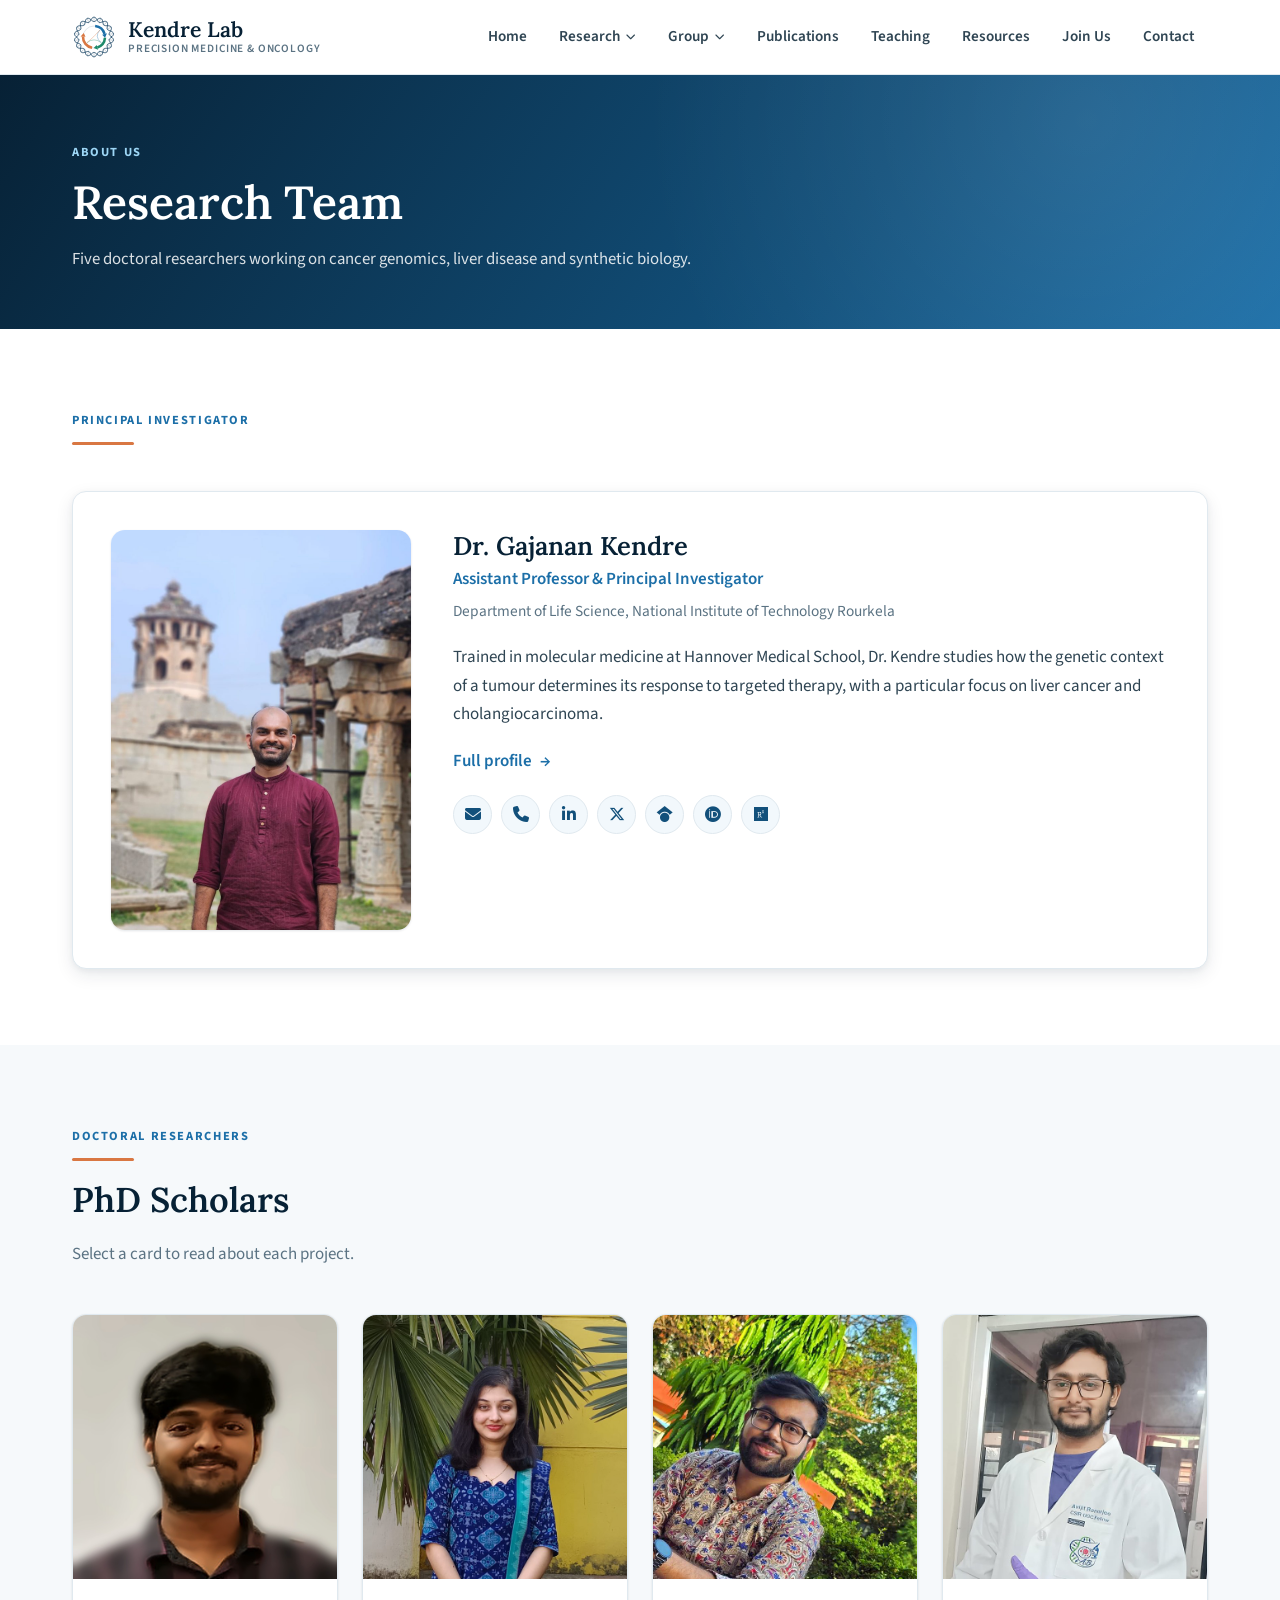
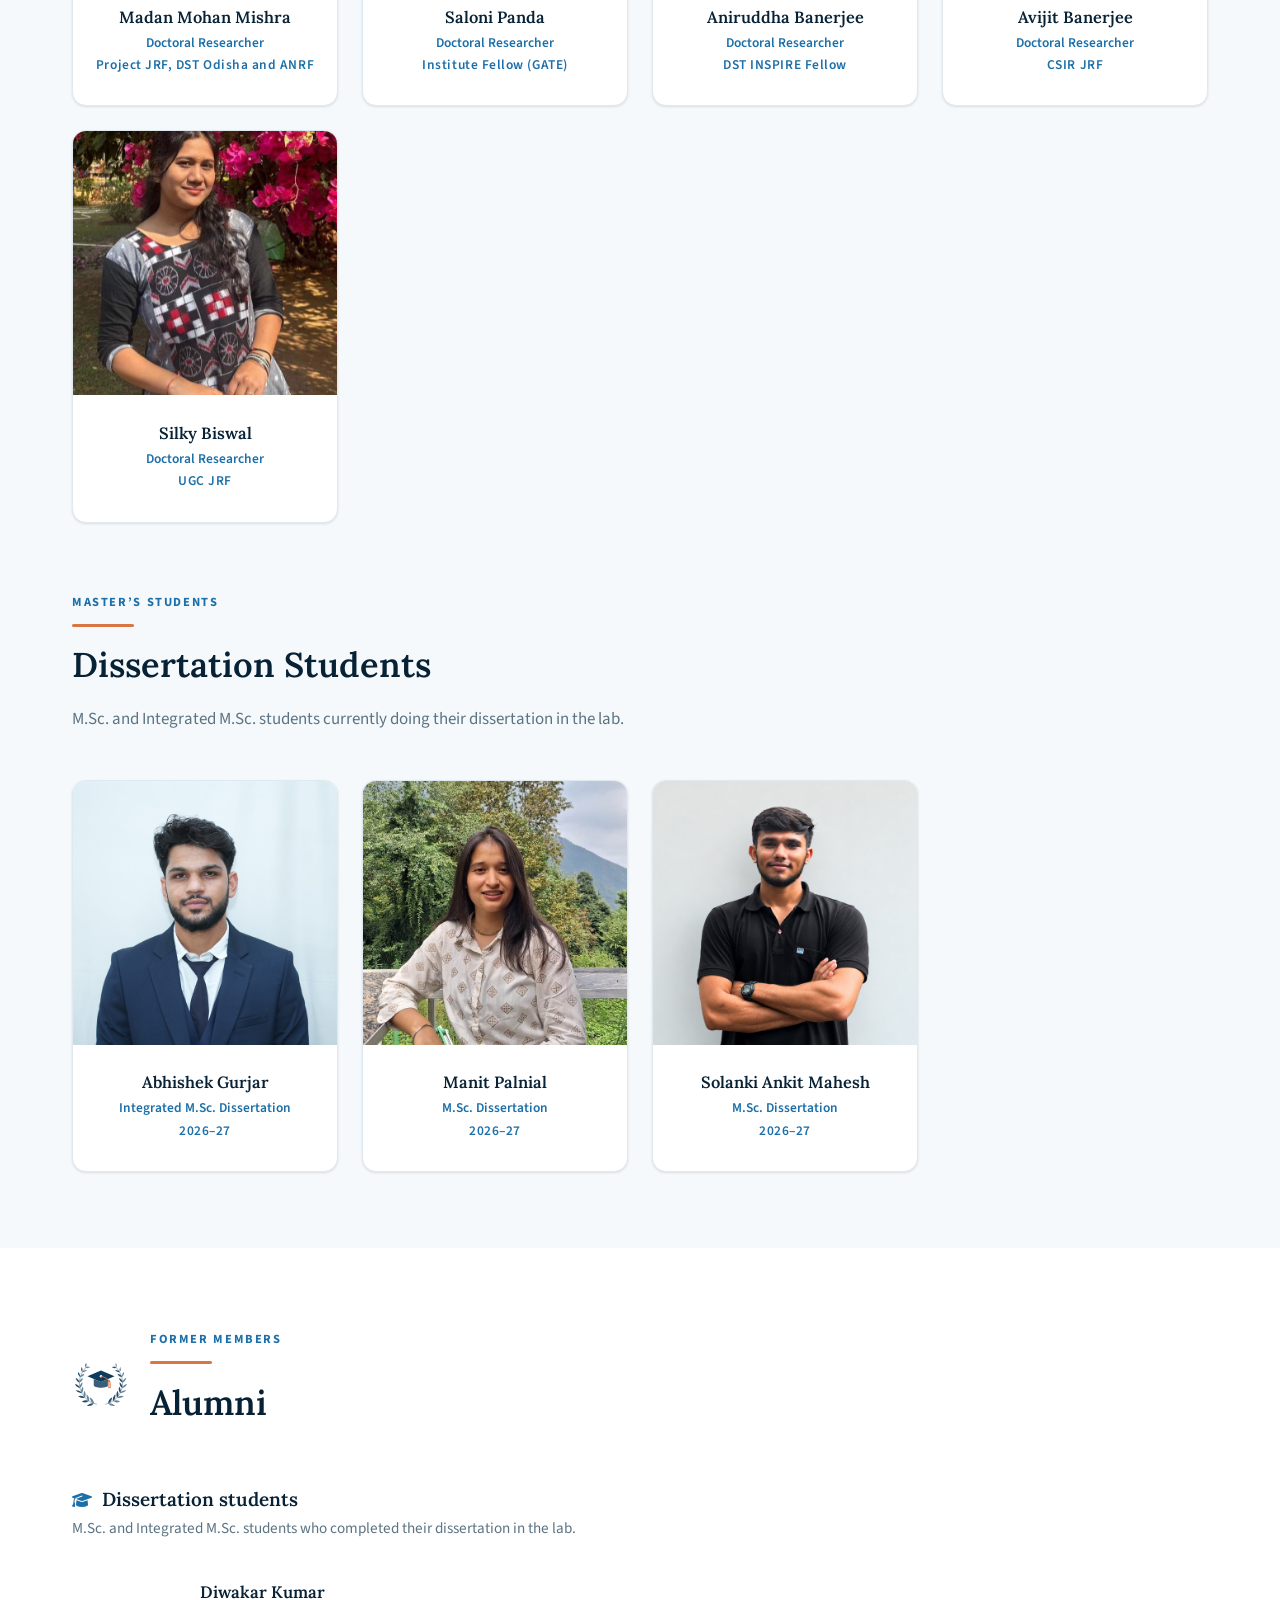
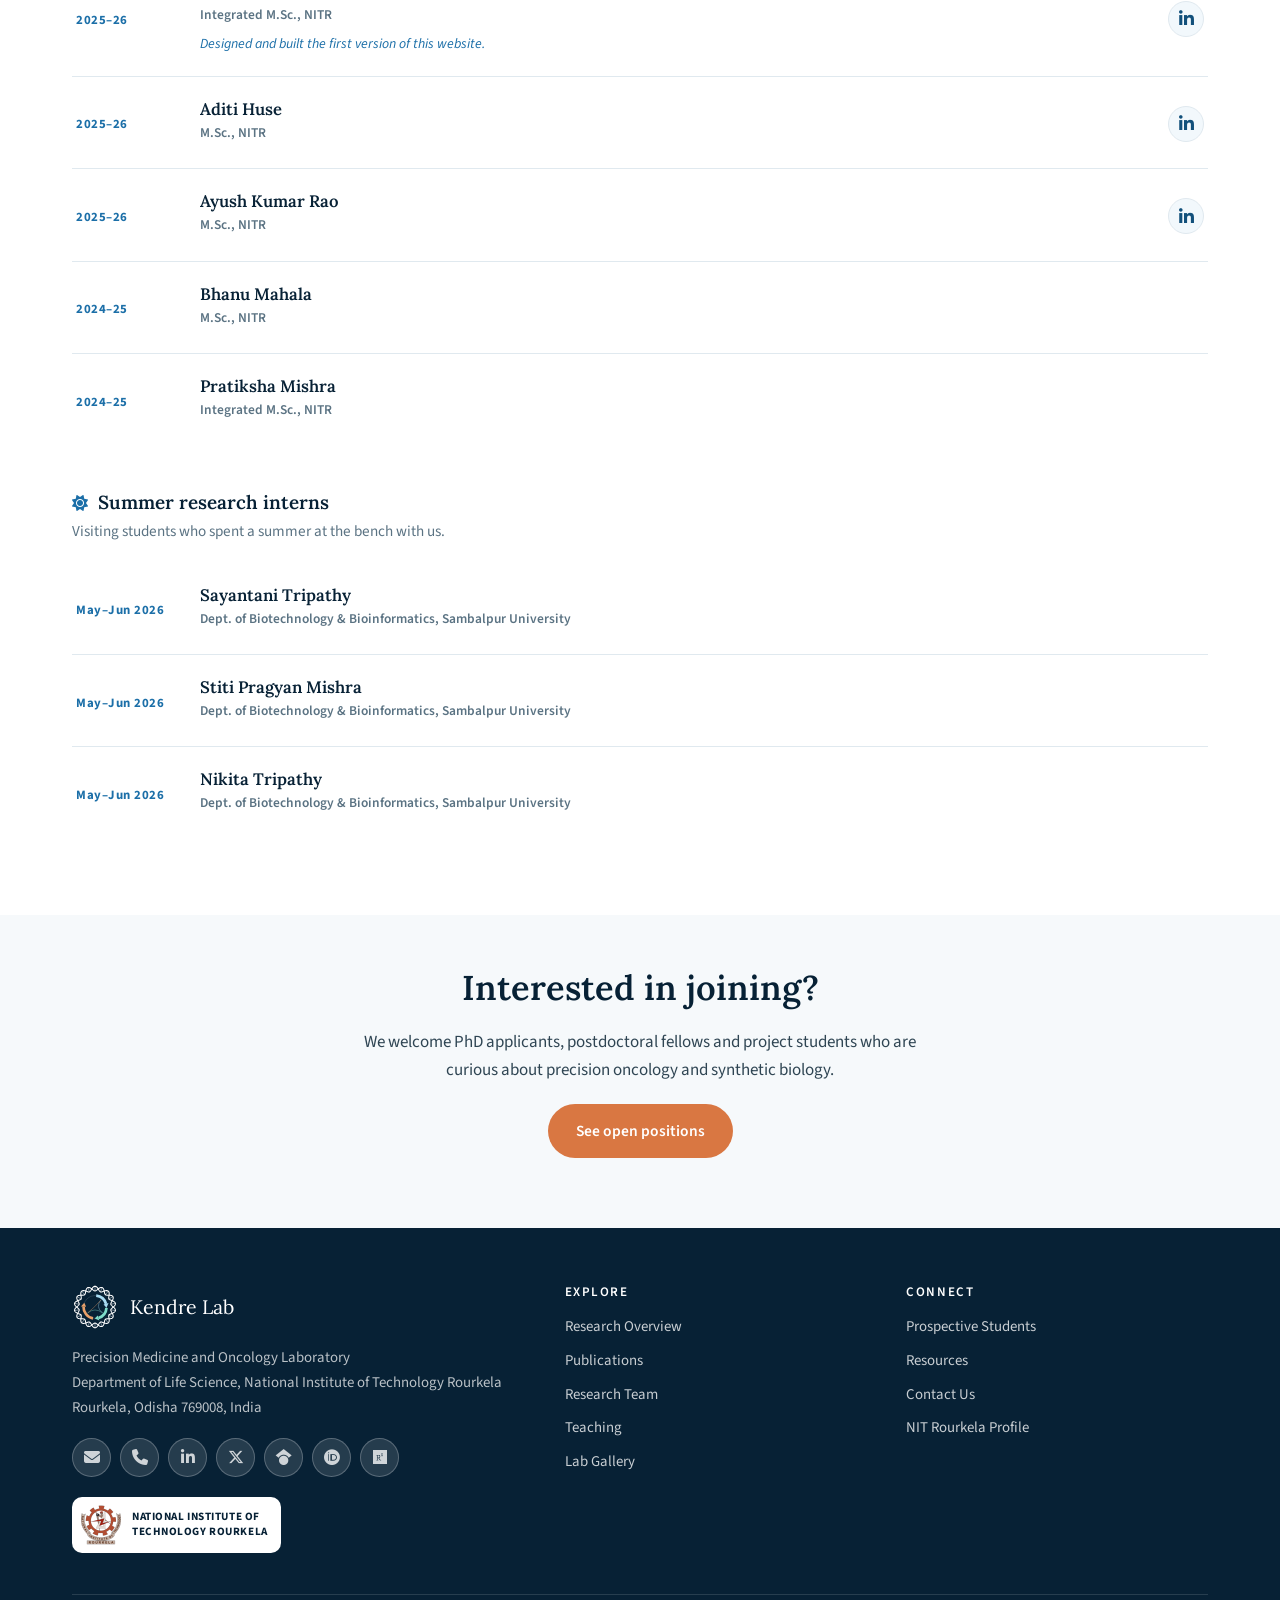
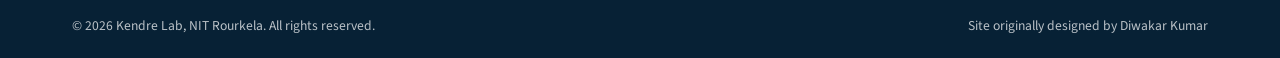
<file: team.html>
<!DOCTYPE html>
<html lang="en">
<head>
<meta charset="utf-8" />
<meta name="viewport" content="width=device-width, initial-scale=1" />
<title>Research Team | Kendre Lab</title>
<meta name="description" content="Members of the Precision Medicine and Oncology Laboratory at NIT Rourkela." />
<meta property="og:title" content="Research Team | Kendre Lab" />
<meta property="og:description" content="Members of the Precision Medicine and Oncology Laboratory at NIT Rourkela." />
<meta property="og:type" content="website" />
<link rel="canonical" href="https://kendrelab.github.io/team.html" />
<link rel="icon" href="assets/images/lab-logo-small.svg" type="image/svg+xml" />
<link rel="icon" href="favicon.png" sizes="64x64" />
<link rel="apple-touch-icon" href="assets/images/apple-touch-icon.png" />
<meta property="og:image" content="https://kendrelab.github.io/assets/images/og-card.jpg" />
<meta property="og:image:width" content="1200" />
<meta property="og:image:height" content="630" />
<meta property="og:site_name" content="Kendre Lab" />
<meta property="og:url" content="https://kendrelab.github.io/team.html" />
<meta name="twitter:card" content="summary_large_image" />
<meta name="twitter:image" content="https://kendrelab.github.io/assets/images/og-card.jpg" />
<link rel="preconnect" href="https://fonts.googleapis.com" />
<link rel="preconnect" href="https://fonts.gstatic.com" crossorigin />
<link href="https://fonts.googleapis.com/css2?family=Lora:wght@500;600;700&amp;family=Source+Sans+3:wght@400;600;700&amp;display=swap" rel="stylesheet" />
<link rel="stylesheet" href="https://cdnjs.cloudflare.com/ajax/libs/font-awesome/6.5.1/css/all.min.css" />
<link rel="stylesheet" href="assets/css/style.css?v=54c3be02" />
</head>
<body>
<a class="skip-link" href="#main">Skip to main content</a>
<header class="site-header">
  <div class="container">
    <a class="brand" href="index.html">
      <img src="assets/images/lab-logo.svg" alt="" width="44" height="44" />
      <span class="brand-text">
        <span class="brand-name">Kendre Lab</span>
        <span class="brand-sub">Precision Medicine &amp; Oncology</span>
      </span>
    </a>
    <button class="nav-toggle" type="button" aria-label="Menu" aria-expanded="false" aria-controls="site-nav">
      <span></span><span></span><span></span>
    </button>
    <nav class="site-nav" id="site-nav" aria-label="Main">
      <ul class="nav-list">
        <li><a href="index.html">Home</a></li>
        <li class="has-sub">
          <button type="button" aria-expanded="false">Research <i class="fa-solid fa-chevron-down caret" aria-hidden="true"></i></button>
          <ul class="submenu">
            <li><a href="research.html">Research Overview</a></li>
            <li><a href="research.html#co-mutations">Co-mutations &amp; Drug Resistance</a></li>
            <li><a href="research.html#fibrosis">Host Genetics of Liver Fibrosis</a></li>
            <li><a href="research.html#synthetic-biology">Synthetic Biology</a></li>
            <li><a href="research.html#funding">Funded Projects</a></li>
          </ul>
        </li>
        <li class="has-sub">
          <button type="button" aria-expanded="false" class="is-active">Group <i class="fa-solid fa-chevron-down caret" aria-hidden="true"></i></button>
          <ul class="submenu">
            <li><a href="pi.html">Dr. Gajanan Kendre</a></li>
            <li><a href="team.html">Research Team</a></li>
            <li><a href="gallery.html">Lab Gallery</a></li>
          </ul>
        </li>
        <li><a href="publications.html">Publications</a></li>
        <li><a href="teaching.html">Teaching</a></li>
        <li><a href="resources.html">Resources</a></li>
        <li><a href="positions.html">Join Us</a></li>
        <li><a href="contact.html">Contact</a></li>
      </ul>
    </nav>
  </div>
</header>
<div class="nav-scrim"></div>
<main id="main">
<section class="page-banner">
  <div class="container">
    <span class="eyebrow">About us</span>
    <h1>Research Team</h1>
    <p>Five doctoral researchers working on cancer genomics, liver disease and synthetic biology.</p>
  </div>
</section>
<section class="section">
  <div class="container">
    <div class="section-head section-head--left">
      <span class="eyebrow">Principal Investigator</span>
      <div class="rule"></div>
    </div>
    <div class="pi-card">
      <div>
        <img class="pi-photo" src="assets/images/team/gajanan-kendre.jpg" alt="Dr. Gajanan Kendre"
             data-fallback="GK" data-fallback-class="avatar-fallback--lg" />
      </div>
      <div>
        <h3 style="font-size:1.6rem;margin-bottom:.15em">Dr. Gajanan Kendre</h3>
        <p class="pi-role">Assistant Professor &amp; Principal Investigator</p>
        <p class="pi-affil">Department of Life Science, National Institute of Technology Rourkela</p>
        <p>Trained in molecular medicine at Hannover Medical School, Dr. Kendre studies how the genetic
        context of a tumour determines its response to targeted therapy, with a particular focus on liver
        cancer and cholangiocarcinoma.</p>
        <p><a class="link-more" href="pi.html">Full profile</a></p>
    <div class="socials">
      <a href="mailto:kendreg@nitrkl.ac.in" aria-label="Email" title="Email"><i class="fa-solid fa-envelope" aria-hidden="true"></i></a>
      <a href="tel:+916612462688" aria-label="Phone" title="Phone"><i class="fa-solid fa-phone" aria-hidden="true"></i></a>
      <a href="https://www.linkedin.com/in/gajananbkendre/" target="_blank" rel="noopener" aria-label="LinkedIn" title="LinkedIn"><i class="fa-brands fa-linkedin-in" aria-hidden="true"></i></a>
      <a href="https://x.com/DrGajanankendre" target="_blank" rel="noopener" aria-label="X" title="X"><i class="fa-brands fa-x-twitter" aria-hidden="true"></i></a>
      <a href="https://scholar.google.com/citations?user=qyOSoPIAAAAJ&amp;hl=en" target="_blank" rel="noopener" aria-label="Google Scholar" title="Google Scholar"><i class="fa-brands fa-google-scholar" aria-hidden="true"></i></a>
      <a href="https://orcid.org/0000-0001-6458-3100" target="_blank" rel="noopener" aria-label="ORCID" title="ORCID"><i class="fa-brands fa-orcid" aria-hidden="true"></i></a>
      <a href="https://www.researchgate.net/profile/Gajanan-Kendre-4" target="_blank" rel="noopener" aria-label="ResearchGate" title="ResearchGate"><i class="fa-brands fa-researchgate" aria-hidden="true"></i></a>
    </div>
      </div>
    </div>
  </div>
</section>

<section class="section section--alt">
  <div class="container">
    <div class="section-head section-head--left">
      <span class="eyebrow">Doctoral researchers</span>
      <div class="rule"></div>
      <h2>PhD Scholars</h2>
      <p>Select a card to read about each project.</p>
    </div>
    <div class="member-grid">
        <button class="member" type="button" data-modal-open="modal-madan">
          <img class="member-photo" src="assets/images/team/madan-mohan-mishra.jpg" alt="Madan Mohan Mishra" data-fallback="MM" loading="lazy" />
          <span class="member-body">
            <h4>Madan Mohan Mishra</h4>
            <p>Doctoral Researcher</p>
            <p class="member-fund">Project JRF, DST Odisha and ANRF</p>
          </span>
        </button>
        <button class="member" type="button" data-modal-open="modal-saloni">
          <img class="member-photo" src="assets/images/team/saloni-panda.jpg" alt="Saloni Panda" data-fallback="SP" loading="lazy" />
          <span class="member-body">
            <h4>Saloni Panda</h4>
            <p>Doctoral Researcher</p>
            <p class="member-fund">Institute Fellow (GATE)</p>
          </span>
        </button>
        <button class="member" type="button" data-modal-open="modal-aniruddha">
          <img class="member-photo" src="assets/images/team/aniruddha-banerjee.jpg" alt="Aniruddha Banerjee" data-fallback="AB" loading="lazy" />
          <span class="member-body">
            <h4>Aniruddha Banerjee</h4>
            <p>Doctoral Researcher</p>
            <p class="member-fund">DST INSPIRE Fellow</p>
          </span>
        </button>
        <button class="member" type="button" data-modal-open="modal-avijit">
          <img class="member-photo" src="assets/images/team/avijit-banerjee.jpg" alt="Avijit Banerjee" data-fallback="AvB" loading="lazy" />
          <span class="member-body">
            <h4>Avijit Banerjee</h4>
            <p>Doctoral Researcher</p>
            <p class="member-fund">CSIR JRF</p>
          </span>
        </button>
        <button class="member" type="button" data-modal-open="modal-silky">
          <img class="member-photo" src="assets/images/team/silky-biswal.jpg" alt="Silky Biswal" data-fallback="SB" loading="lazy" />
          <span class="member-body">
            <h4>Silky Biswal</h4>
            <p>Doctoral Researcher</p>
            <p class="member-fund">UGC JRF</p>
          </span>
        </button>
    </div>
    

    <div class="section-head section-head--left" style="margin-top:64px">
      <span class="eyebrow">Master&rsquo;s students</span>
      <div class="rule"></div>
      <h2>Dissertation Students</h2>
      <p>M.Sc. and Integrated M.Sc. students currently doing their dissertation in the lab.</p>
    </div>
    <div class="member-grid">
        <button class="member" type="button" data-modal-open="modal-abhishek">
          <img class="member-photo" src="assets/images/team/abhishek-gurjar.jpg" alt="Abhishek Gurjar" data-fallback="AG" loading="lazy" />
          <span class="member-body">
            <h4>Abhishek Gurjar</h4>
            <p>Integrated M.Sc. Dissertation</p>
            <p class="member-fund">2026&ndash;27</p>
          </span>
        </button>
        <button class="member" type="button" data-modal-open="modal-manit">
          <img class="member-photo" src="assets/images/team/manit-palnial.jpg" alt="Manit Palnial" data-fallback="MP" loading="lazy" />
          <span class="member-body">
            <h4>Manit Palnial</h4>
            <p>M.Sc. Dissertation</p>
            <p class="member-fund">2026&ndash;27</p>
          </span>
        </button>
        <button class="member" type="button" data-modal-open="modal-ankit">
          <img class="member-photo" src="assets/images/team/solanki-ankit-mahesh.jpg" alt="Solanki Ankit Mahesh" data-fallback="SA" loading="lazy" />
          <span class="member-body">
            <h4>Solanki Ankit Mahesh</h4>
            <p>M.Sc. Dissertation</p>
            <p class="member-fund">2026&ndash;27</p>
          </span>
        </button>
    </div>
    
  </div>
</section>

<section class="section">
  <div class="container">
    <div class="section-head section-head--left section-head--mark">
      <img class="head-mark" src="assets/images/alumni-wreath.svg" alt="" width="58" height="58" />
      <div>
        <span class="eyebrow">Former members</span>
        <div class="rule"></div>
        <h2>Alumni</h2>
      </div>
    </div>
    <div class="alum-block">
      <h3 class="alum-head"><i class="fa-solid fa-graduation-cap" aria-hidden="true"></i> Dissertation students</h3>
      <p class="alum-sub">M.Sc. and Integrated M.Sc. students who completed their dissertation in the lab.</p>
      <div class="alum-list">
        <div class="alum">
          <div class="alum-when">2025&ndash;26</div>
          <div class="alum-body">
            <h4>Diwakar Kumar</h4>
            <p class="alum-degree">Integrated M.Sc., NITR</p>
            
            <p class="alum-note">Designed and built the first version of this website.</p>
          </div>
          <div class="alum-link"><a href="https://www.linkedin.com/in/diwakar-kumar1/" target="_blank" rel="noopener" aria-label="LinkedIn profile of Diwakar Kumar" title="LinkedIn"><i class="fa-brands fa-linkedin-in" aria-hidden="true"></i></a></div>
        </div>
        <div class="alum">
          <div class="alum-when">2025&ndash;26</div>
          <div class="alum-body">
            <h4>Aditi Huse</h4>
            <p class="alum-degree">M.Sc., NITR</p>
            
            
          </div>
          <div class="alum-link"><a href="https://www.linkedin.com/in/aditi-huse-27485b25a/" target="_blank" rel="noopener" aria-label="LinkedIn profile of Aditi Huse" title="LinkedIn"><i class="fa-brands fa-linkedin-in" aria-hidden="true"></i></a></div>
        </div>
        <div class="alum">
          <div class="alum-when">2025&ndash;26</div>
          <div class="alum-body">
            <h4>Ayush Kumar Rao</h4>
            <p class="alum-degree">M.Sc., NITR</p>
            
            
          </div>
          <div class="alum-link"><a href="https://www.linkedin.com/in/ayush-kumar-rao-379551350" target="_blank" rel="noopener" aria-label="LinkedIn profile of Ayush Kumar Rao" title="LinkedIn"><i class="fa-brands fa-linkedin-in" aria-hidden="true"></i></a></div>
        </div>
        <div class="alum">
          <div class="alum-when">2024&ndash;25</div>
          <div class="alum-body">
            <h4>Bhanu Mahala</h4>
            <p class="alum-degree">M.Sc., NITR</p>
            
            
          </div>
          <div class="alum-link"></div>
        </div>
        <div class="alum">
          <div class="alum-when">2024&ndash;25</div>
          <div class="alum-body">
            <h4>Pratiksha Mishra</h4>
            <p class="alum-degree">Integrated M.Sc., NITR</p>
            
            
          </div>
          <div class="alum-link"></div>
        </div>
      </div>
    </div>

    <div class="alum-block">
      <h3 class="alum-head"><i class="fa-solid fa-sun" aria-hidden="true"></i> Summer research interns</h3>
      <p class="alum-sub">Visiting students who spent a summer at the bench with us.</p>
      <div class="alum-list">
        <div class="alum">
          <div class="alum-when">May&ndash;Jun 2026</div>
          <div class="alum-body">
            <h4>Sayantani Tripathy</h4>
            <p class="alum-degree">Dept. of Biotechnology &amp; Bioinformatics, Sambalpur University</p>
            
            
          </div>
          <div class="alum-link"></div>
        </div>
        <div class="alum">
          <div class="alum-when">May&ndash;Jun 2026</div>
          <div class="alum-body">
            <h4>Stiti Pragyan Mishra</h4>
            <p class="alum-degree">Dept. of Biotechnology &amp; Bioinformatics, Sambalpur University</p>
            
            
          </div>
          <div class="alum-link"></div>
        </div>
        <div class="alum">
          <div class="alum-when">May&ndash;Jun 2026</div>
          <div class="alum-body">
            <h4>Nikita Tripathy</h4>
            <p class="alum-degree">Dept. of Biotechnology &amp; Bioinformatics, Sambalpur University</p>
            
            
          </div>
          <div class="alum-link"></div>
        </div>
      </div>
    </div>
    
  </div>
</section>

<section class="section section--alt section--tight">
  <div class="container" style="text-align:center">
    <h2>Interested in joining?</h2>
    <p style="max-width:560px;margin-inline:auto">We welcome PhD applicants, postdoctoral fellows and
    project students who are curious about precision oncology and synthetic biology.</p>
    <p><a class="btn btn--primary" href="positions.html">See open positions</a></p>
  </div>
</section>

  <div class="modal" id="modal-madan" role="dialog" aria-modal="true" aria-label="Madan Mohan Mishra">
    <div class="modal-panel">
      <button class="modal-close" type="button" aria-label="Close">&times;</button>
      <div class="modal-media">
        <img src="assets/images/team/madan-mohan-mishra.jpg" alt="Madan Mohan Mishra" data-fallback="MM" />
      </div>
      <div class="modal-body">
        <h3>Madan Mohan Mishra</h3>
        <p class="modal-role">Doctoral Researcher &middot; joined January 2024</p>
        <p class="thesis-title"><strong>Thesis:</strong> Role of BAP1 Co-mutation in FGFR2 Fusion Cholangiocarcinoma</p>
        <p>Madan investigates how loss of the tumour suppressor <em>BAP1</em> changes the behaviour
         of <em>FGFR2</em> fusion-positive cholangiocarcinoma cells. The <em>FGFR2</em> fusion is a
         druggable driver, but patients respond to FGFR inhibitors very unevenly, and a co-occurring
         <em>BAP1</em> mutation is one of the differences between them. He is asking whether that
         co-mutation alters chromatin state, genomic stability and, ultimately, how well the drug
         works.</p>
         <dl class="dl">
           <div><dt>M.Sc.</dt><dd>Sambalpur University, Odisha</dd></div>
         </dl>
         <p class="modal-personal">Madan can take an instrument apart and have it working again before
         anyone thinks to call support. He is also, by common consent, the person the group sends
         when something needs negotiating.</p>
      </div>
    </div>
  </div>
  <div class="modal" id="modal-saloni" role="dialog" aria-modal="true" aria-label="Saloni Panda">
    <div class="modal-panel">
      <button class="modal-close" type="button" aria-label="Close">&times;</button>
      <div class="modal-media">
        <img src="assets/images/team/saloni-panda.jpg" alt="Saloni Panda" data-fallback="SP" />
      </div>
      <div class="modal-body">
        <h3>Saloni Panda</h3>
        <p class="modal-role">Doctoral Researcher &middot; joined July 2024</p>
        <p class="thesis-title"><strong>Thesis:</strong> Host Genetics of Liver Fibrosis and Phytocompound-Based Intervention</p>
        <p>Saloni is a research scholar working at the intersection of host genetics and liver
         disease. Her research focuses on understanding the genetic basis of liver fibrosis and exploring
         phytocompound-based interventions as potential therapeutic strategies. She is passionate about
         translating molecular insights into meaningful clinical applications.</p>
         <dl class="dl">
           <div><dt>M.Phil. Biotechnology</dt><dd>Sambalpur University, Odisha</dd></div>
           <div><dt>M.Sc. Life Science</dt><dd>Sambalpur University, Odisha</dd></div>
           <div><dt>B.Sc. Botany</dt><dd>Govt. Autonomous College, Bhawanipatna</dd></div>
           <div><dt>Qualified</dt><dd>CSIR-NET (LS) 2025 &middot; GATE LS 2024</dd></div>
         </dl>
         <p class="modal-personal">Outside the lab, Saloni loves singing &mdash; it keeps her creatively
         balanced and energised for the work she does.</p>
      </div>
    </div>
  </div>
  <div class="modal" id="modal-aniruddha" role="dialog" aria-modal="true" aria-label="Aniruddha Banerjee">
    <div class="modal-panel">
      <button class="modal-close" type="button" aria-label="Close">&times;</button>
      <div class="modal-media">
        <img src="assets/images/team/aniruddha-banerjee.jpg" alt="Aniruddha Banerjee" data-fallback="AB" />
      </div>
      <div class="modal-body">
        <h3>Aniruddha Banerjee</h3>
        <p class="modal-role">Doctoral Researcher &middot; joined July 2023</p>
        <p class="thesis-title"><strong>Thesis:</strong> Deciphering the Role of Inter-domain Crosstalk in Oral Squamous Cell Carcinoma (OSCC)</p>
        <p>Aniruddha investigates bacterial signalling networks within the host microenvironment
         and how inter-kingdom communication shapes cellular homeostasis, immune regulation and oral
         carcinogenesis. He engineers synthetic genetic circuits of bacterial and host origin to decode
         these signals and reprogram cellular responses, enabling mechanistic insights into
         host&ndash;microbe interactions.</p>
         <dl class="dl">
           <div><dt>B.Sc. Microbiology</dt><dd>Michael Madhusudan Memorial College</dd></div>
           <div><dt>M.Sc. Microbiology</dt><dd>Tripura University (Central University)</dd></div>
           <div><dt>Qualified</dt><dd>DST INSPIRE Fellow (SRF) &middot; GATE (BT) 2024 &middot; WBSET 2024</dd></div>
         </dl>
         <p class="modal-personal">Aniruddha enjoys travelling, photography and good food &mdash; always
         exploring, capturing and discovering new connections, in life and in science.</p>
          <div class="socials">
            <a href="https://www.linkedin.com/in/aniruddha-banerjee-831aaa173/" target="_blank" rel="noopener" aria-label="LinkedIn" title="LinkedIn"><i class="fa-brands fa-linkedin-in" aria-hidden="true"></i></a>
            <a href="https://scholar.google.com/citations?hl=en&amp;user=rEW3yksAAAAJ" target="_blank" rel="noopener" aria-label="Google Scholar" title="Google Scholar"><i class="fa-brands fa-google-scholar" aria-hidden="true"></i></a>
            <a href="https://www.researchgate.net/profile/Aniruddha-Banerjee-7" target="_blank" rel="noopener" aria-label="ResearchGate" title="ResearchGate"><i class="fa-brands fa-researchgate" aria-hidden="true"></i></a>
          </div>
      </div>
    </div>
  </div>
  <div class="modal" id="modal-avijit" role="dialog" aria-modal="true" aria-label="Avijit Banerjee">
    <div class="modal-panel">
      <button class="modal-close" type="button" aria-label="Close">&times;</button>
      <div class="modal-media">
        <img src="assets/images/team/avijit-banerjee.jpg" alt="Avijit Banerjee" data-fallback="AvB" />
      </div>
      <div class="modal-body">
        <h3>Avijit Banerjee</h3>
        <p class="modal-role">Doctoral Researcher &middot; joined January 2026</p>
        <p class="thesis-title"><strong>Thesis:</strong> Synthetic Biology and Engineered Cancer Killing Switches</p>
        <p>Avijit designs genetic circuits that sense a cancer cell and act on it &mdash; kill
         switches that stay silent in healthy tissue and turn on only when the right combination of
         molecular conditions is present. The work sits between synthetic biology and cancer
         therapeutics, and the hard part is the specificity rather than the killing.</p>
         <p class="modal-personal">Avijit is a poetry enthusiast and writer who finds inspiration in
         nature, weaving words to explore the stories and existence hidden in its shadows.</p>
      </div>
    </div>
  </div>
  <div class="modal" id="modal-silky" role="dialog" aria-modal="true" aria-label="Silky Biswal">
    <div class="modal-panel">
      <button class="modal-close" type="button" aria-label="Close">&times;</button>
      <div class="modal-media">
        <img src="assets/images/team/silky-biswal.jpg" alt="Silky Biswal" data-fallback="SB" />
      </div>
      <div class="modal-body">
        <h3>Silky Biswal</h3>
        <p class="modal-role">Doctoral Researcher &middot; joined January 2026</p>
        <p class="thesis-title"><strong>Thesis:</strong> The Influence of Y Chromosome-Linked Genes on Liver Fibrosis: Insights into Male-Specific Mechanisms</p>
        <p>Silky studies why liver fibrosis progresses so differently in men. Her project focuses
         on Y chromosome-linked genes and the male-specific mechanisms through which they may accelerate
         &mdash; or restrain &mdash; the laying down of scar tissue in chronic liver injury.</p>
         <p class="modal-personal">Silky plays music and photographs the things the rest of us walk past.</p>
      </div>
    </div>
  </div>
  <div class="modal" id="modal-abhishek" role="dialog" aria-modal="true" aria-label="Abhishek Gurjar">
    <div class="modal-panel">
      <button class="modal-close" type="button" aria-label="Close">&times;</button>
      <div class="modal-media">
        <img src="assets/images/team/abhishek-gurjar.jpg" alt="Abhishek Gurjar" data-fallback="AG" />
      </div>
      <div class="modal-body">
        <h3>Abhishek Gurjar</h3>
        <p class="modal-role">Integrated M.Sc. Dissertation &middot; 2026&ndash;27</p>
        
        
      </div>
    </div>
  </div>
  <div class="modal" id="modal-manit" role="dialog" aria-modal="true" aria-label="Manit Palnial">
    <div class="modal-panel">
      <button class="modal-close" type="button" aria-label="Close">&times;</button>
      <div class="modal-media">
        <img src="assets/images/team/manit-palnial.jpg" alt="Manit Palnial" data-fallback="MP" />
      </div>
      <div class="modal-body">
        <h3>Manit Palnial</h3>
        <p class="modal-role">M.Sc. Dissertation &middot; 2026&ndash;27</p>
        
        
      </div>
    </div>
  </div>
  <div class="modal" id="modal-ankit" role="dialog" aria-modal="true" aria-label="Solanki Ankit Mahesh">
    <div class="modal-panel">
      <button class="modal-close" type="button" aria-label="Close">&times;</button>
      <div class="modal-media">
        <img src="assets/images/team/solanki-ankit-mahesh.jpg" alt="Solanki Ankit Mahesh" data-fallback="SA" />
      </div>
      <div class="modal-body">
        <h3>Solanki Ankit Mahesh</h3>
        <p class="modal-role">M.Sc. Dissertation &middot; 2026&ndash;27</p>
        
        
      </div>
    </div>
  </div></main>
<footer class="site-footer">
  <div class="container">
    <div class="footer-grid">
      <div>
        <div class="footer-brand">
          <img src="assets/images/lab-logo-dark.svg" alt="" width="46" height="46" />
          <span>Kendre Lab</span>
        </div>
        <p>Precision Medicine and Oncology Laboratory<br />Department of Life Science, National Institute of Technology Rourkela<br />Rourkela, Odisha 769008, India</p>
    <div class="socials socials--light">
      <a href="mailto:kendreg@nitrkl.ac.in" aria-label="Email" title="Email"><i class="fa-solid fa-envelope" aria-hidden="true"></i></a>
      <a href="tel:+916612462688" aria-label="Phone" title="Phone"><i class="fa-solid fa-phone" aria-hidden="true"></i></a>
      <a href="https://www.linkedin.com/in/gajananbkendre/" target="_blank" rel="noopener" aria-label="LinkedIn" title="LinkedIn"><i class="fa-brands fa-linkedin-in" aria-hidden="true"></i></a>
      <a href="https://x.com/DrGajanankendre" target="_blank" rel="noopener" aria-label="X" title="X"><i class="fa-brands fa-x-twitter" aria-hidden="true"></i></a>
      <a href="https://scholar.google.com/citations?user=qyOSoPIAAAAJ&amp;hl=en" target="_blank" rel="noopener" aria-label="Google Scholar" title="Google Scholar"><i class="fa-brands fa-google-scholar" aria-hidden="true"></i></a>
      <a href="https://orcid.org/0000-0001-6458-3100" target="_blank" rel="noopener" aria-label="ORCID" title="ORCID"><i class="fa-brands fa-orcid" aria-hidden="true"></i></a>
      <a href="https://www.researchgate.net/profile/Gajanan-Kendre-4" target="_blank" rel="noopener" aria-label="ResearchGate" title="ResearchGate"><i class="fa-brands fa-researchgate" aria-hidden="true"></i></a>
    </div>
        <a class="footer-inst" href="https://www.nitrkl.ac.in/" target="_blank" rel="noopener">
          <img src="assets/images/nitr-logo.png" alt="" width="40" height="40" />
          <span>National Institute of<br />Technology Rourkela</span>
        </a>
      </div>
      <div>
        <h4>Explore</h4>
        <ul class="footer-links">
          <li><a href="research.html">Research Overview</a></li>
          <li><a href="publications.html">Publications</a></li>
          <li><a href="team.html">Research Team</a></li>
          <li><a href="teaching.html">Teaching</a></li>
          <li><a href="gallery.html">Lab Gallery</a></li>
        </ul>
      </div>
      <div>
        <h4>Connect</h4>
        <ul class="footer-links">
          <li><a href="positions.html">Prospective Students</a></li>
          <li><a href="resources.html">Resources</a></li>
          <li><a href="contact.html">Contact Us</a></li>
          <li><a href="https://www.nitrkl.ac.in/LS/~kendreg/" target="_blank" rel="noopener">NIT Rourkela Profile</a></li>
        </ul>
      </div>
    </div>
    <div class="footer-bar">
      <span>&copy; <span data-year>2026</span> Kendre Lab, NIT Rourkela. All rights reserved.</span>
      <span>Site originally designed by Diwakar Kumar</span>
    </div>
  </div>
</footer>
<script src="assets/js/main.js?v=44c98b7a"></script>
</body>
</html>
</file>
<file: assets/css/style.css>
/* ==========================================================================
   Kendre Lab — Precision Medicine and Oncology Laboratory, NIT Rourkela
   Single shared stylesheet for all pages.
   ========================================================================== */

/* ---------- 1. Design tokens ---------- */
:root {
  --navy-900: #072135;
  --navy-800: #0d3b5c;
  --navy-700: #12507b;
  --blue-600: #1c6fa8;
  --blue-500: #2b8fd0;
  --blue-100: #e3f1fa;
  --blue-050: #f2f8fc;

  --accent:   #d97742;      /* warm counterpoint for CTAs / highlights */
  --accent-d: #bd5f2d;

  --ink-900: #10202c;
  --ink-700: #2f4553;
  --ink-500: #5b7383;
  --ink-300: #93a7b4;

  --surface:    #ffffff;
  --surface-alt:#f6f9fb;
  --line:       #e0e9ef;

  --radius:    14px;
  --radius-sm: 9px;
  --shadow-sm: 0 1px 3px rgba(7, 33, 53, .07), 0 1px 2px rgba(7, 33, 53, .05);
  --shadow-md: 0 6px 18px rgba(7, 33, 53, .09), 0 2px 6px rgba(7, 33, 53, .05);
  --shadow-lg: 0 18px 46px rgba(7, 33, 53, .16);

  --header-h: 74px;
  --maxw: 1180px;

  --font-body: "Source Sans 3", -apple-system, BlinkMacSystemFont, "Segoe UI", Roboto, Helvetica, Arial, sans-serif;
  --font-head: "Lora", Georgia, "Times New Roman", serif;
}

/* ---------- 2. Reset & base ---------- */
*, *::before, *::after { box-sizing: border-box; }

html { scroll-behavior: smooth; scroll-padding-top: calc(var(--header-h) + 16px); }
@media (prefers-reduced-motion: reduce) {
  html { scroll-behavior: auto; }
  *, *::before, *::after { animation-duration: .01ms !important; transition-duration: .01ms !important; }
}

body {
  margin: 0;
  font-family: var(--font-body);
  font-size: 17px;
  line-height: 1.68;
  color: var(--ink-700);
  background: var(--surface);
  -webkit-font-smoothing: antialiased;
}

img { max-width: 100%; display: block; }
a   { color: var(--blue-600); text-decoration: none; transition: color .18s ease; }
a:hover { color: var(--accent-d); }

h1, h2, h3, h4 {
  font-family: var(--font-head);
  color: var(--navy-900);
  line-height: 1.22;
  margin: 0 0 .55em;
  font-weight: 600;
}
h1 { font-size: clamp(2rem, 4.2vw, 2.9rem); }
h2 { font-size: clamp(1.6rem, 3vw, 2.15rem); }
h3 { font-size: 1.32rem; }
h4 { font-size: 1.1rem; }
p  { margin: 0 0 1.1em; }

:focus-visible { outline: 3px solid var(--blue-500); outline-offset: 3px; border-radius: 4px; }

.skip-link {
  position: absolute; left: 12px; top: -60px; z-index: 200;
  background: var(--navy-900); color: #fff; padding: 10px 18px; border-radius: 0 0 8px 8px;
  transition: top .2s ease;
}
.skip-link:focus { top: 0; color: #fff; }

/* ---------- 3. Layout helpers ---------- */
.container { width: 100%; max-width: var(--maxw); margin-inline: auto; padding-inline: 22px; }

.section { padding: 76px 0; }
.section--alt { background: var(--surface-alt); }
.section--tight { padding: 52px 0; }

.section-head { max-width: 760px; margin: 0 auto 46px; text-align: center; }
.section-head p { color: var(--ink-500); font-size: 1.06rem; margin: 0; }
.section-head--left { margin-inline: 0; text-align: left; }

.eyebrow {
  display: inline-block; font-family: var(--font-body); font-size: .78rem; font-weight: 700;
  letter-spacing: .13em; text-transform: uppercase; color: var(--blue-600);
  margin-bottom: .7rem;
}
.rule { width: 62px; height: 3px; background: var(--accent); border-radius: 3px; margin: 0 auto 1.1rem; }
.section-head--left .rule { margin-inline: 0; }
/* section heading with a mark alongside it (used once, on Alumni) */
.section-head--mark { display: flex; align-items: center; gap: 20px; }
.section-head--mark .head-mark { width: 58px; height: 58px; flex: none; }
/* institutional roles, set quietly beneath the Appointments timeline */
.pi-roles { margin-top: 26px; padding-top: 18px; border-top: 1px solid var(--line, #e4ebf0); }
.pi-roles h4 { margin: 0 0 .45em; font-size: .78rem; letter-spacing: .1em; text-transform: uppercase;
  color: var(--ink-500); font-weight: 700; }
.pi-roles p { margin: 0; font-size: .92rem; color: var(--ink-700); line-height: 1.65; }
/* how a scholar's position is funded, on the card face */
.member-fund { margin: 3px 0 0; font-size: .78rem; font-weight: 600; letter-spacing: .04em;
  color: var(--blue-600); }
/* the one personal line at the foot of a scholar's card */
.modal-personal { margin: 18px 0 0; padding-top: 14px; border-top: 1px solid var(--line);
  font-size: .93rem; font-style: italic; color: var(--ink-500); }
@media (max-width: 560px) { .section-head--mark .head-mark { width: 44px; height: 44px; } }

.btn {
  display: inline-flex; align-items: center; gap: .55em;
  font-family: var(--font-body); font-weight: 600; font-size: .97rem;
  padding: 12px 26px; border-radius: 999px; border: 2px solid transparent;
  cursor: pointer; transition: transform .18s ease, box-shadow .18s ease, background .18s ease, color .18s ease;
}
.btn--primary { background: var(--accent); color: #fff; }
.btn--primary:hover { background: var(--accent-d); color: #fff; transform: translateY(-2px); box-shadow: var(--shadow-md); }
.btn--ghost { background: transparent; color: #fff; border-color: rgba(255,255,255,.72); }
.btn--ghost:hover { background: #fff; color: var(--navy-900); transform: translateY(-2px); }
.btn--outline { background: transparent; color: var(--blue-600); border-color: var(--blue-600); }
.btn--outline:hover { background: var(--blue-600); color: #fff; }

.link-more { display: inline-flex; align-items: center; gap: .45em; font-weight: 600; }
.link-more::after { content: "\2192"; transition: transform .18s ease; }
.link-more:hover::after { transform: translateX(4px); }

/* Resources: the lab's own tool, given room */
.tool-feature { display: grid; grid-template-columns: 1.55fr 1fr; gap: 0;
  border: 1px solid var(--line); border-radius: var(--radius); overflow: hidden;
  background: #fff; box-shadow: var(--shadow-sm); }
@media (max-width: 820px) { .tool-feature { grid-template-columns: 1fr; } }
.tool-feature-body { padding: 38px 40px; }
.tool-feature-body h2 { margin: 0 0 .2em; }
.tool-feature-body h2 a { color: var(--navy-900); }
.tool-feature-body h2 a:hover { color: var(--blue-600); }
.tool-feature-body h2 a::after { content: "\2197"; font-size: .58em; margin-left: .22em;
  vertical-align: super; color: var(--blue-600); }
.tool-feature-body .app-links { display: flex; align-items: center; gap: 22px; margin: 26px 0 0; }
.tool-feature-side { background: var(--navy-800); color: #dbe9f2; padding: 38px 34px;
  display: flex; flex-direction: column; justify-content: center; }
.tf-label { margin: 0 0 14px; font-size: .72rem; font-weight: 700; letter-spacing: .12em;
  text-transform: uppercase; color: #9dd6f5; }
.tf-formula { margin: 0 0 18px; font-family: var(--font-head); font-size: 1.1rem; color: #fff;
  line-height: 1.5; }
.tf-note { margin: 0; font-size: .88rem; color: #b9cdda; line-height: 1.6; }

/* Resources: what we will send */
.share-grid { display: grid; grid-template-columns: repeat(auto-fit, minmax(268px, 1fr)); gap: 20px; }
.share { background: #fff; border: 1px solid var(--line); border-radius: var(--radius);
  padding: 26px 28px; display: flex; flex-direction: column; }
.share h3 { font-size: 1.15rem; margin-bottom: .5em; }
.share p { font-size: .95rem; flex: 1; }
.share-files { list-style: none; margin: 0 0 18px; padding: 14px 0 0;
  border-top: 1px solid var(--line); }
.share-files li { position: relative; padding-left: 22px; margin-bottom: .45em; font-size: .92rem; }
.share-files li::before { content: "\f019"; font-family: "Font Awesome 6 Free"; font-weight: 900;
  position: absolute; left: 0; top: 1px; font-size: .78em; color: var(--blue-600); }
.share-files li:last-child { margin-bottom: 0; }
.share .link-more { font-size: .92rem; }

/* Resources: a short row of starting points, not a link farm */
.start-block { margin-top: 34px; padding-top: 26px; border-top: 1px solid var(--line); }
.start-label { margin: 0 0 14px; font-size: .78rem; font-weight: 700; letter-spacing: .11em;
  text-transform: uppercase; color: var(--ink-500); }
.start-row { display: flex; flex-wrap: wrap; gap: 10px; }
.start-chip { display: inline-flex; flex-direction: column; gap: 1px;
  background: #fff; border: 1px solid var(--line); border-radius: 10px; padding: 9px 15px;
  transition: border-color .18s ease, transform .18s ease; }
.start-chip:hover { border-color: var(--blue-600); transform: translateY(-2px); }
.start-chip b { font-size: .93rem; color: var(--navy-900); }
.start-chip b::after { content: "\2197"; font-size: .72em; margin-left: .22em; vertical-align: super;
  color: var(--blue-600); }
.start-chip span { font-size: .8rem; color: var(--ink-500); }

/* ---------- Teaching page ---------- */
.teach-top { display: grid; grid-template-columns: 1.05fr 1fr; gap: 30px 52px; align-items: center; }
@media (max-width: 860px) { .teach-top { grid-template-columns: 1fr; gap: 30px; } }
.teach-lede { font-size: 1.14rem; color: var(--ink-700); margin-bottom: 0; }
.teach-figure { margin: 0; }
.teach-figure img { width: 100%; aspect-ratio: 3/2; object-fit: cover;
  border-radius: var(--radius); box-shadow: var(--shadow-md); }
.teach-figure figcaption { margin-top: 10px; font-size: .84rem; color: var(--ink-500); }

.tstat-row { display: grid; grid-template-columns: repeat(4, auto); justify-content: start;
  gap: 16px 38px; margin-top: 30px; padding-top: 26px; border-top: 1px solid var(--line); }
@media (max-width: 620px) { .tstat-row { grid-template-columns: repeat(2, 1fr); gap: 22px 20px; } }
.tstat b { display: block; font-family: var(--font-head); font-size: 1.95rem; color: var(--navy-900);
  line-height: 1.05; letter-spacing: -.01em; }
.tstat span { display: block; margin-top: 4px; font-size: .76rem; font-weight: 600;
  letter-spacing: .07em; text-transform: uppercase; color: var(--ink-500); }

/* the course index: collapsed it is a list, expanded it is a spread */
.course-list { display: flex; flex-direction: column; gap: 12px; }
.course { background: #fff; border: 1px solid var(--line); border-radius: var(--radius);
  overflow: hidden; scroll-margin-top: calc(var(--header-h) + 20px);
  transition: box-shadow .2s ease, border-color .2s ease; }
.course:hover { border-color: #cfe0ec; box-shadow: var(--shadow-sm); }
.course[open] { box-shadow: var(--shadow-md); border-color: #cfe0ec; }
.course > summary { cursor: pointer; list-style: none; display: grid;
  grid-template-columns: 92px 1fr auto 22px; align-items: center; gap: 20px;
  padding: 21px 26px; }
.course > summary::-webkit-details-marker { display: none; }
.course > summary::after { content: ""; width: 9px; height: 9px; justify-self: end;
  border-right: 2px solid var(--blue-600); border-bottom: 2px solid var(--blue-600);
  transform: rotate(45deg) translate(-2px, -2px); transition: transform .22s ease; }
.course[open] > summary::after { transform: rotate(-135deg) translate(-3px, -3px); }
.c-code { font-size: .74rem; font-weight: 700; letter-spacing: .07em; color: var(--blue-600);
  background: var(--blue-100); border-radius: 6px; padding: 5px 0; text-align: center; }
.c-name { font-family: var(--font-head); font-size: 1.28rem; font-weight: 600; color: var(--navy-900); }
.c-meta { font-size: .84rem; color: var(--ink-500); }
@media (max-width: 720px) {
  .course > summary { grid-template-columns: 78px 1fr 22px; gap: 14px; }
  .c-meta { grid-column: 2; font-size: .8rem; }
}

.c-open { display: grid; grid-template-columns: 1.35fr 1fr; gap: 40px;
  padding: 4px 26px 30px; border-top: 1px solid var(--line); margin-top: -1px; }
@media (max-width: 860px) { .c-open { grid-template-columns: 1fr; gap: 26px; } }
.c-open > * { padding-top: 26px; }
.c-when { margin: 0 0 20px; font-size: .8rem; font-weight: 700; letter-spacing: .08em;
  text-transform: uppercase; color: var(--accent-d); }
.c-main h4, .c-side h4 { margin: 0 0 .9em; font-size: .72rem; letter-spacing: .12em;
  text-transform: uppercase; color: var(--ink-500); font-family: var(--font-body); font-weight: 700; }
.c-side h4 { margin-top: 26px; }
.c-side h4:first-child { margin-top: 0; }
.syl { margin-bottom: 16px; }
.syl:last-child { margin-bottom: 0; }
.syl h5 { margin: 0 0 .25em; font-family: var(--font-body); font-size: .95rem; font-weight: 700;
  color: var(--navy-900); }
.syl p { margin: 0; font-size: .93rem; }

.tick-list { list-style: none; margin: 0; padding: 0; }
.tick-list li { position: relative; padding-left: 24px; margin-bottom: .5em; font-size: .92rem; }
.tick-list li::before { content: "\2713"; position: absolute; left: 0; top: -1px;
  color: var(--blue-600); font-weight: 700; }
.tick-list li:last-child { margin-bottom: 0; }
.c-paper { margin: 0; font-size: .93rem; }
.book-label { margin: 0 0 .4em; font-size: .78rem; font-weight: 700; color: var(--navy-900); }
.c-side .plain-list { margin-bottom: 1.1em; font-size: .9rem; }
.lib-link { margin: 0; font-size: .88rem; }
.lib-link a::after { content: "\2197"; font-size: .74em; margin-left: .2em; vertical-align: super; }

.teach-foot { max-width: 760px; margin-top: 44px; }

/* Teaching: workshops */
.shop-list { display: grid; grid-template-columns: repeat(auto-fit, minmax(300px, 1fr)); gap: 20px; }
.shop { background: #fff; border: 1px solid var(--line); border-left: 3px solid var(--accent);
  border-radius: var(--radius-sm); padding: 24px 28px; }
.shop-when { font-size: .76rem; font-weight: 700; letter-spacing: .1em; text-transform: uppercase;
  color: var(--accent-d); }
.shop h3 { margin: 8px 0 .45em; font-size: 1.18rem; }
.shop p { margin: 0; font-size: .95rem; }

.shop-photos { display: grid; grid-template-columns: 1fr 1fr; gap: 22px; margin-top: 26px; }
@media (max-width: 760px) { .shop-photos { grid-template-columns: 1fr; } }
.shop-photos figure { margin: 0; }
.shop-photos img { width: 100%; aspect-ratio: 1500/691; object-fit: cover;
  border-radius: var(--radius); box-shadow: var(--shadow-sm); }
.shop-photos figcaption { margin-top: 10px; font-size: .86rem; color: var(--ink-500); }

/* Positions: what the interview covers */
.interview-grid { display: grid; grid-template-columns: repeat(auto-fit, minmax(320px, 1fr)); gap: 20px; }
.interview-block { background: #fff; border: 1px solid var(--line); border-radius: var(--radius);
  padding: 24px 26px; }
.interview-block h3 { font-size: 1.12rem; margin-bottom: .7em; }
.interview-block .plain-list { margin-bottom: 0; }
.interview-note { margin-top: 24px; background: var(--blue-050); border-left: 3px solid var(--blue-600);
  border-radius: 0 var(--radius-sm) var(--radius-sm) 0; padding: 22px 26px; }
.interview-note p { font-size: .97rem; }

/* Positions: FAQ */
.faq { border-top: 1px solid var(--line); }
.faq-item { border-bottom: 1px solid var(--line); }
.faq-item summary { cursor: pointer; list-style: none; padding: 17px 34px 17px 0; position: relative;
  font-family: var(--font-head); font-size: 1.06rem; font-weight: 600; color: var(--navy-900); }
.faq-item summary::-webkit-details-marker { display: none; }
.faq-item summary::after { content: "+"; position: absolute; right: 6px; top: 50%;
  transform: translateY(-50%); font-family: var(--font-body); font-size: 1.5rem; font-weight: 400;
  color: var(--blue-600); line-height: 1; }
.faq-item[open] summary::after { content: "\2013"; }
.faq-item summary:hover { color: var(--blue-600); }
.faq-item p { margin: 0 0 20px; color: var(--ink-700); }

/* institute emblem in the footer */
.footer-inst { display: inline-flex; align-items: center; gap: 11px; margin-top: 20px;
  background: #fff; border-radius: 10px; padding: 8px 13px 8px 9px; }
.footer-inst:hover { background: #f2f8fc; }
.footer-inst img { width: 40px; height: 40px; flex: none; }
.footer-inst span { font-family: var(--font-body); font-size: .7rem; font-weight: 700;
  letter-spacing: .05em; line-height: 1.3; color: var(--navy-900); text-transform: uppercase; }

/* recruiting strip, directly under the hero */
.openings { background: var(--blue-100); border-bottom: 1px solid #cfe3f2; }
.openings-inner { display: flex; align-items: center; flex-wrap: wrap; gap: 10px 18px;
  padding-block: 13px; }
.openings p { margin: 0; font-size: .97rem; color: var(--navy-900); flex: 1 1 260px; }
.openings .link-more { font-size: .93rem; }
.openings-flag { display: inline-flex; align-items: center; gap: 8px; flex: none;
  font-size: .74rem; font-weight: 700; letter-spacing: .11em; text-transform: uppercase;
  color: var(--accent-d); }
.openings-dot { width: 9px; height: 9px; border-radius: 50%; background: var(--accent);
  box-shadow: 0 0 0 0 rgba(217, 119, 66, .55); animation: openings-pulse 2.4s ease-out infinite; }
@keyframes openings-pulse {
  70%  { box-shadow: 0 0 0 9px rgba(217, 119, 66, 0); }
  100% { box-shadow: 0 0 0 0 rgba(217, 119, 66, 0); }
}
@media (prefers-reduced-motion: reduce) { .openings-dot { animation: none; } }

/* ---------- 4. Header & navigation ---------- */
.site-header {
  position: sticky; top: 0; z-index: 100;
  background: rgba(255,255,255,.95);
  backdrop-filter: blur(10px);
  border-bottom: 1px solid var(--line);
}
.site-header .container {
  height: var(--header-h);
  display: flex; align-items: center; justify-content: space-between; gap: 20px;
}

.brand { display: flex; align-items: center; gap: 12px; }
.brand:hover { color: inherit; }
.brand img, .brand svg { width: 44px; height: 44px; flex: none; }
.brand-text { display: flex; flex-direction: column; line-height: 1.15; }
.brand-name { font-family: var(--font-head); font-size: 1.32rem; font-weight: 600; color: var(--navy-900); }
.brand-sub  { font-size: .705rem; letter-spacing: .075em; text-transform: uppercase; color: var(--ink-500); font-weight: 600; }

.nav-list { display: flex; align-items: center; gap: 4px; list-style: none; margin: 0; padding: 0; }
.nav-list > li { position: relative; }
.nav-list a {
  display: block; padding: 9px 14px; border-radius: 8px;
  font-size: .95rem; font-weight: 600; color: var(--ink-700);
}
.nav-list a:hover { background: var(--blue-050); color: var(--blue-600); }
.nav-list a.is-active { color: var(--blue-600); background: var(--blue-100); }
/* eight items across: trim the gaps on narrower desktops so nothing wraps */
@media (min-width: 1061px) and (max-width: 1240px) {
  .nav-list a, .has-sub > button { padding-inline: 10px; font-size: .92rem; }
  .brand-sub { display: none; }
}

.has-sub > button {
  display: inline-flex; align-items: center; gap: .4em;
  font: inherit; font-size: .95rem; font-weight: 600; color: var(--ink-700);
  background: none; border: 0; cursor: pointer; padding: 9px 14px; border-radius: 8px;
}
.has-sub > button:hover, .has-sub.is-open > button { background: var(--blue-050); color: var(--blue-600); }
.has-sub > button .caret { font-size: .62rem; transition: transform .2s ease; }
.has-sub.is-open > button .caret { transform: rotate(180deg); }

.submenu {
  position: absolute; top: calc(100% + 8px); left: 0; min-width: 216px;
  list-style: none; margin: 0; padding: 8px;
  background: #fff; border: 1px solid var(--line); border-radius: var(--radius-sm);
  box-shadow: var(--shadow-md);
  opacity: 0; visibility: hidden; transform: translateY(-6px);
  transition: opacity .18s ease, transform .18s ease, visibility .18s;
}
.has-sub:hover .submenu, .has-sub.is-open .submenu { opacity: 1; visibility: visible; transform: translateY(0); }
.submenu a { padding: 9px 12px; font-weight: 500; }

.nav-toggle {
  display: none; width: 44px; height: 44px; border: 0; background: none; cursor: pointer;
  padding: 10px; border-radius: 8px;
}
.nav-toggle span { display: block; height: 2.5px; background: var(--navy-900); border-radius: 2px; transition: transform .25s ease, opacity .2s ease; }
.nav-toggle span + span { margin-top: 5px; }
.nav-toggle[aria-expanded="true"] span:nth-child(1) { transform: translateY(7.5px) rotate(45deg); }
.nav-toggle[aria-expanded="true"] span:nth-child(2) { opacity: 0; }
.nav-toggle[aria-expanded="true"] span:nth-child(3) { transform: translateY(-7.5px) rotate(-45deg); }

.nav-scrim {
  position: fixed; inset: 0; background: rgba(7,33,53,.45);
  opacity: 0; visibility: hidden; transition: opacity .25s ease, visibility .25s; z-index: 98;
}
.nav-scrim.is-active { opacity: 1; visibility: visible; }

@media (max-width: 1060px) {
  .nav-toggle { display: block; }
  .site-nav {
    position: fixed; top: var(--header-h); right: 0; z-index: 99;
    width: min(320px, 84vw); height: calc(100dvh - var(--header-h));
    background: #fff; border-left: 1px solid var(--line);
    padding: 18px; overflow-y: auto;
    transform: translateX(105%); transition: transform .28s cubic-bezier(.4,0,.2,1);
  }
  .site-nav.is-open { transform: translateX(0); }
  .nav-list { flex-direction: column; align-items: stretch; gap: 2px; }
  .nav-list a, .has-sub > button { width: 100%; padding: 13px 14px; font-size: 1rem; }
  .has-sub > button { justify-content: space-between; }
  .submenu {
    position: static; opacity: 1; visibility: visible; transform: none;
    box-shadow: none; border: 0; border-left: 2px solid var(--blue-100);
    border-radius: 0; margin: 2px 0 6px 14px; padding: 0 0 0 6px;
    display: none;
  }
  .has-sub.is-open .submenu { display: block; }
}

/* ---------- 5. Hero ---------- */
.hero {
  position: relative; min-height: min(74vh, 620px);
  display: grid; place-items: center; overflow: hidden;
  background: var(--navy-900);
}
.hero-bg { position: absolute; inset: 0; }
.hero-slide {
  position: absolute; inset: 0; opacity: 0;
  transition: opacity 1.1s ease;
  background-size: cover; background-position: center;
}
.hero-slide.is-active { opacity: 1; }
/* Three sober rendered backgrounds. The linear-gradient behind each URL is a
   fallback, so the hero still looks right if an SVG ever fails to load. */
.hero-slide--1 {
  background-image: url("../images/slides/hero-1.svg"),
                    linear-gradient(125deg, #061d2e, #10405f);
}
.hero-slide--2 {
  background-image: url("../images/slides/hero-2.svg"),
                    linear-gradient(125deg, #07242e, #124658);
}
.hero-slide--3 {
  background-image: url("../images/slides/hero-3.svg"),
                    linear-gradient(125deg, #091d31, #1a3c60);
}
/* Keeps the headline legible whatever sits behind it */
.hero-slide::after {
  content: ""; position: absolute; inset: 0;
  background: radial-gradient(ellipse at 50% 45%, rgba(7,33,53,.52), transparent 62%),
              linear-gradient(to bottom, rgba(7,33,53,.34), rgba(7,33,53,.60));
}
.hero-inner { position: relative; z-index: 2; text-align: center; padding: 90px 22px; max-width: 850px; }
.hero-inner .eyebrow { color: #9dd6f5; }
.hero h1 { color: #fff; font-size: clamp(2.3rem, 5.6vw, 3.7rem); margin-bottom: .35em; }
.hero-tag { color: rgba(255,255,255,.9); font-size: clamp(1.02rem, 2vw, 1.24rem); margin-bottom: 2rem; }
.hero-cta { display: flex; flex-wrap: wrap; gap: 14px; justify-content: center; }
.hero-dots { position: absolute; bottom: 26px; left: 50%; transform: translateX(-50%); z-index: 3; display: flex; gap: 9px; }
.hero-dots button {
  width: 11px; height: 11px; padding: 0; border-radius: 50%; cursor: pointer;
  border: 2px solid rgba(255,255,255,.75); background: transparent; transition: background .2s ease;
}
.hero-dots button[aria-current="true"] { background: #fff; }

/* ---------- 6. Page banner (interior pages) ---------- */
.page-banner {
  background: linear-gradient(125deg, var(--navy-900), var(--navy-700) 65%, var(--blue-600));
  color: #fff; padding: 62px 0 56px; position: relative; overflow: hidden;
}
.page-banner::after {
  content: ""; position: absolute; inset: 0;
  background: radial-gradient(circle at 85% 18%, rgba(255,255,255,.09), transparent 40%);
}
.page-banner .container { position: relative; z-index: 2; }
.page-banner h1 { color: #fff; margin-bottom: .3em; }
.page-banner p { color: rgba(255,255,255,.85); max-width: 640px; margin: 0; font-size: 1.05rem; }
.page-banner .eyebrow { color: #9dd6f5; }

/* ---------- 7. Cards ---------- */
.grid { display: grid; gap: 26px; }
.grid--2 { grid-template-columns: repeat(auto-fit, minmax(320px, 1fr)); }
.grid--3 { grid-template-columns: repeat(auto-fit, minmax(290px, 1fr)); }
.grid--4 { grid-template-columns: repeat(auto-fit, minmax(215px, 1fr)); }

.card {
  background: var(--surface); border: 1px solid var(--line); border-radius: var(--radius);
  padding: 30px; box-shadow: var(--shadow-sm);
  transition: transform .22s ease, box-shadow .22s ease, border-color .22s ease;
}
.card:hover { transform: translateY(-4px); box-shadow: var(--shadow-md); border-color: #c9dceb; }
.card > :last-child { margin-bottom: 0; }

.card-icon {
  width: 52px; height: 52px; border-radius: 13px; display: grid; place-items: center;
  background: linear-gradient(135deg, var(--blue-600), var(--navy-800));
  color: #fff; font-size: 1.28rem; margin-bottom: 18px;
}

/* ---------- 8. About / intro split ---------- */
.split { display: grid; grid-template-columns: 1.05fr .95fr; gap: 52px; align-items: center; }
.split--news { grid-template-columns: 1.16fr .84fr; align-items: start; gap: 46px; }
@media (max-width: 900px) { .split, .split--news { grid-template-columns: 1fr; gap: 34px; } }
.split-media img { width: 100%; border-radius: var(--radius); box-shadow: var(--shadow-md); }

/* the co-mutation diagram, now heading the research-areas band */
.research-figure { margin: 0 auto 42px; max-width: 720px; text-align: center; }
.research-figure img {
  width: 100%; border-radius: var(--radius); box-shadow: var(--shadow-md);
  background: #fff; border: 1px solid var(--line);
}
.research-figure figcaption {
  margin-top: 14px; font-size: .92rem; color: var(--ink-500); font-style: italic;
}

.stat-row { display: flex; flex-wrap: wrap; gap: 34px; margin-top: 28px; }
.stat b { display: block; font-family: var(--font-head); font-size: 2.05rem; color: var(--blue-600); line-height: 1; }
.stat span { font-size: .87rem; color: var(--ink-500); font-weight: 600; letter-spacing: .03em; }

/* ---------- 9. News ---------- */
.news-list { display: flex; flex-direction: column; gap: 12px; }
.news-item { border: 1px solid var(--line); border-radius: var(--radius-sm); background: #fff; overflow: hidden; }
.news-item > button {
  display: flex; align-items: flex-start; gap: 14px; width: 100%; text-align: left;
  font: inherit; background: none; border: 0; cursor: pointer; padding: 16px 18px; color: var(--navy-900);
}

/* --- side panel beside the About block, with its own scroll --- */
.news-panel {
  background: var(--surface-alt); border: 1px solid var(--line); border-radius: var(--radius);
  padding: 26px 24px 22px; align-self: start;
}
.news-panel-head { margin-bottom: 16px; }
.news-panel-head h2 { font-size: 1.44rem; margin: 0; }
.news-panel-head .eyebrow { margin-bottom: .35rem; }

/* No fixed height and no inner scrollbar. The old version capped this at 448px,
   a number tuned to exactly five collapsed items at one window width — at any other
   width, zoom level or font size the list overflowed and items were silently clipped.
   The panel now sizes to its content and the page scrolls instead. */
.news-scroll {
  display: flex; flex-direction: column; gap: 10px;
}

/* stack date above title — the panel column is narrow */
.news-scroll .news-item > button { flex-direction: column; align-items: flex-start; gap: 7px; padding: 14px 16px; }
.news-scroll .news-date { margin-top: 0; }
.news-scroll .news-title { font-size: .94rem; line-height: 1.45; }
.news-scroll .news-item .caret { position: absolute; top: 17px; right: 15px; }
.news-scroll .news-item { position: relative; }
.news-scroll .news-item > button { padding-right: 38px; }
.news-scroll .news-body { padding: 0 16px 15px; font-size: .9rem; }

/* The bottom fade gradient is gone with the scroll it used to hint at. It was
   unconditional, so it greyed out the last headline even when nothing was hidden. */
.news-panel { position: relative; }
.news-item > button:hover { background: var(--blue-050); }
.news-date {
  flex: none; font-size: .72rem; font-weight: 700; letter-spacing: .05em; text-transform: uppercase;
  color: #fff; background: var(--blue-600); padding: 4px 9px; border-radius: 5px; margin-top: 2px;
}
.news-title { font-weight: 600; flex: 1; font-size: .98rem; }
.news-item .caret { margin-left: auto; color: var(--ink-300); transition: transform .22s ease; font-size: .78rem; }
.news-item.is-open .caret { transform: rotate(180deg); }
.news-body { display: none; padding: 0 18px 18px 18px; font-size: .95rem; color: var(--ink-500); }
.news-item.is-open .news-body { display: block; }
.news-body > :last-child { margin-bottom: 0; }

/* ---------- 10. Publications ---------- */
.pub-list { display: flex; flex-direction: column; gap: 18px; }
.pub {
  display: grid; grid-template-columns: 62px 1fr; gap: 20px; align-items: start;
  padding: 24px 26px; background: #fff; border: 1px solid var(--line);
  border-left: 4px solid var(--blue-600); border-radius: var(--radius-sm);
  box-shadow: var(--shadow-sm); transition: transform .2s ease, box-shadow .2s ease;
}
.pub:hover { transform: translateX(3px); box-shadow: var(--shadow-md); }
.pub-year {
  font-family: var(--font-head); font-size: 1.16rem; font-weight: 600; color: var(--blue-600);
  background: var(--blue-050); border-radius: 8px; padding: 9px 0; text-align: center;
}
.pub h3 { font-size: 1.09rem; margin-bottom: .4em; }
.pub h3 a { color: var(--navy-900); }
.pub h3 a:hover { color: var(--blue-600); }
.pub-authors { font-size: .93rem; color: var(--ink-500); margin: 0 0 .35em; }
.pub-authors .me { color: var(--ink-900); font-weight: 700; }
.pub-venue { font-size: .9rem; color: var(--ink-500); margin: 0; font-style: italic; }
.pub-tags { display: flex; flex-wrap: wrap; gap: 7px; margin-top: 11px; }
.tag {
  font-size: .74rem; font-weight: 700; letter-spacing: .04em; text-transform: uppercase;
  padding: 3px 10px; border-radius: 999px; background: var(--blue-100); color: var(--navy-700);
}
.tag--accent { background: #fbeade; color: var(--accent-d); }
@media (max-width: 560px) {
  .pub { grid-template-columns: 1fr; gap: 12px; }
  .pub-year { justify-self: start; padding: 5px 14px; }
}

/* ---------- 11. Team ---------- */
.pi-card {
  display: grid; grid-template-columns: 300px 1fr; gap: 42px; align-items: start;
  background: #fff; border: 1px solid var(--line); border-radius: var(--radius);
  padding: 38px; box-shadow: var(--shadow-md);
}
@media (max-width: 820px) { .pi-card { grid-template-columns: 1fr; gap: 26px; justify-items: center; text-align: center; } }
.pi-photo { width: 100%; aspect-ratio: 3/4; object-fit: cover; border-radius: var(--radius); box-shadow: var(--shadow-sm); }
.pi-role { font-weight: 600; color: var(--blue-600); margin-bottom: .3em; }
.pi-affil { color: var(--ink-500); font-size: .96rem; margin-bottom: 1.2em; }

.member-grid { display: grid; grid-template-columns: repeat(auto-fill, minmax(212px, 1fr)); gap: 24px; }
.member {
  background: #fff; border: 1px solid var(--line); border-radius: var(--radius);
  overflow: hidden; text-align: center; cursor: pointer; box-shadow: var(--shadow-sm);
  transition: transform .22s ease, box-shadow .22s ease;
  padding: 0; font: inherit; width: 100%; display: block;
}
.member:hover { transform: translateY(-5px); box-shadow: var(--shadow-md); }
.member-photo { width: 100%; aspect-ratio: 1/1; object-fit: cover; object-position: center top; background: var(--blue-050); }
.member-body { padding: 17px 15px 21px; }
.member-body h4 { margin: 0 0 .25em; font-size: 1.02rem; }
.member-body p { margin: 0; font-size: .84rem; color: var(--blue-600); font-weight: 600; }

/* Initials avatar — the graceful fallback when a photo file is absent */
.avatar-fallback {
  width: 100%; aspect-ratio: 1/1; display: grid; place-items: center;
  font-family: var(--font-head); font-size: 2.6rem; font-weight: 600; color: #fff;
  background: linear-gradient(140deg, var(--blue-600), var(--navy-800));
  letter-spacing: .04em;
}
.avatar-fallback--lg { aspect-ratio: 3/4; font-size: 4.2rem; border-radius: var(--radius); }
.avatar-fallback--wide { aspect-ratio: 16/10; font-size: 1.02rem; font-family: var(--font-body); font-weight: 600; border-radius: var(--radius); text-align: center; padding: 20px; line-height: 1.5; }

/* ---------- 12. Modal ---------- */
.modal {
  position: fixed; inset: 0; z-index: 200; display: none;
  place-items: center; padding: 22px; background: rgba(7,33,53,.62);
  backdrop-filter: blur(3px); overflow-y: auto;
}
.modal.is-open { display: grid; }
.modal-panel {
  position: relative; background: #fff; border-radius: var(--radius);
  max-width: 700px; width: 100%; box-shadow: var(--shadow-lg);
  display: grid; grid-template-columns: 230px 1fr; overflow: hidden;
  animation: pop .24s cubic-bezier(.34,1.3,.64,1);
}
@keyframes pop { from { opacity: 0; transform: scale(.95) translateY(10px); } to { opacity: 1; transform: none; } }
@media (max-width: 640px) { .modal-panel { grid-template-columns: 1fr; } }
.modal-media { background: var(--blue-050); }
.modal-media img { width: 100%; height: 100%; min-height: 230px; object-fit: cover; object-position: center top; }
.modal-media .avatar-fallback { height: 100%; min-height: 230px; aspect-ratio: auto; }
.modal-body { padding: 30px 30px 32px; }
.modal-body h3 { margin-bottom: .2em; }
.modal-role { color: var(--blue-600); font-weight: 600; font-size: .92rem; margin-bottom: 1em; }
.modal-body p { font-size: .95rem; }
.modal-close {
  position: absolute; top: 12px; right: 14px; z-index: 3;
  width: 36px; height: 36px; border-radius: 50%; border: 0; cursor: pointer;
  background: rgba(255,255,255,.92); color: var(--navy-900); font-size: 1.35rem; line-height: 1;
  box-shadow: var(--shadow-sm);
}
.modal-close:hover { background: #fff; color: var(--accent-d); }

.dl { margin: 0 0 1.1em; font-size: .92rem; }
.dl div { display: flex; gap: .5em; padding: 5px 0; border-bottom: 1px dashed var(--line); }
.dl dt { font-weight: 700; color: var(--navy-900); flex: none; }
.dl dd { margin: 0; color: var(--ink-500); }

/* ---------- 13. Social icon row ---------- */
.socials { display: flex; flex-wrap: wrap; gap: 9px; }
.socials a {
  width: 39px; height: 39px; border-radius: 50%; display: grid; place-items: center;
  background: var(--blue-050); color: var(--navy-700); border: 1px solid var(--line);
  font-size: 1rem; transition: background .18s ease, color .18s ease, transform .18s ease;
}
.socials a:hover { background: var(--blue-600); color: #fff; transform: translateY(-3px); }
.socials--light a { background: rgba(255,255,255,.12); border-color: rgba(255,255,255,.24); color: #fff; }
.socials--light a:hover { background: #fff; color: var(--navy-900); }

/* ---------- 14. Gallery ---------- */
.gallery-grid { display: grid; grid-template-columns: repeat(auto-fill, minmax(268px, 1fr)); gap: 18px; }
.gallery-item {
  position: relative; border-radius: var(--radius); overflow: hidden;
  box-shadow: var(--shadow-sm); background: var(--blue-050);
}
.gallery-item img { width: 100%; aspect-ratio: 4/3; object-fit: cover; transition: transform .4s ease; }
.gallery-item:hover img { transform: scale(1.05); }
.gallery-cap {
  position: absolute; inset: auto 0 0 0; padding: 26px 16px 13px; color: #fff; font-size: .88rem; font-weight: 600;
  background: linear-gradient(to top, rgba(7,33,53,.85), transparent);
}

/* ---------- 15. Resources ---------- */
.res-list { list-style: none; margin: 0; padding: 0; }
.res-list li {
  display: flex; align-items: center; gap: 13px;
  padding: 13px 0; border-bottom: 1px solid var(--line); font-size: .96rem;
}
.res-list li:last-child { border-bottom: 0; }
.res-list i { color: var(--blue-600); width: 20px; text-align: center; flex: none; }
.res-list .soon {
  margin-left: auto; flex: none; font-size: .72rem; font-weight: 700; letter-spacing: .05em; text-transform: uppercase;
  color: var(--ink-500); background: var(--surface-alt); border: 1px solid var(--line);
  padding: 3px 10px; border-radius: 999px;
}

/* ---------- 16. Positions ---------- */
.position { border-top: 4px solid var(--accent); }
.position h3 { display: flex; align-items: center; gap: .5em; }

/* ---------- 17. Contact ---------- */
.contact-grid { display: grid; grid-template-columns: 1fr 1fr; gap: 42px; align-items: start; }
@media (max-width: 880px) { .contact-grid { grid-template-columns: 1fr; } }
.contact-lines { list-style: none; margin: 0 0 22px; padding: 0; }
.contact-lines li { display: flex; gap: 14px; padding: 13px 0; border-bottom: 1px solid var(--line); font-size: .97rem; }
.contact-lines i { color: var(--blue-600); font-size: 1.05rem; width: 22px; text-align: center; flex: none; margin-top: 4px; }
.contact-lines b { display: block; color: var(--navy-900); font-size: .8rem; letter-spacing: .06em; text-transform: uppercase; margin-bottom: 1px; }
.map-frame { border: 0; width: 100%; height: 330px; border-radius: var(--radius); box-shadow: var(--shadow-sm); }

/* ---------- 18. Footer ---------- */
.site-footer { background: var(--navy-900); color: rgba(255,255,255,.72); padding: 56px 0 0; margin-top: 0; }
.footer-grid { display: grid; grid-template-columns: 1.5fr 1fr 1fr; gap: 40px; padding-bottom: 40px; }
@media (max-width: 780px) { .footer-grid { grid-template-columns: 1fr; gap: 30px; } }
.site-footer h4 { color: #fff; font-family: var(--font-body); font-size: .82rem; letter-spacing: .12em; text-transform: uppercase; margin-bottom: 1.1em; }
.site-footer p { font-size: .93rem; }
.site-footer a { color: rgba(255,255,255,.78); }
.site-footer a:hover { color: #fff; }
.footer-links { list-style: none; margin: 0; padding: 0; }
.footer-links li { margin-bottom: .6em; font-size: .93rem; }
.footer-brand { display: flex; align-items: center; gap: 12px; margin-bottom: 16px; }
.footer-brand img, .footer-brand svg { width: 46px; height: 46px; }
.footer-brand span { font-family: var(--font-head); font-size: 1.22rem; color: #fff; }
.footer-bar {
  border-top: 1px solid rgba(255,255,255,.13); padding: 20px 0;
  display: flex; flex-wrap: wrap; gap: 10px; justify-content: space-between;
  font-size: .85rem;
}

/* ---------- 19. Timeline (PI page: appointments & education) ---------- */
.timeline { border-left: 2px solid var(--blue-100); padding-left: 22px; }
.tl-item { position: relative; padding-bottom: 26px; }
.tl-item:last-child { padding-bottom: 0; }
.tl-item::before {
  content: ""; position: absolute; left: -29px; top: 7px;
  width: 12px; height: 12px; border-radius: 50%;
  background: var(--blue-600); border: 3px solid #fff; box-shadow: 0 0 0 2px var(--blue-100);
}
.tl-when {
  font-size: .78rem; font-weight: 700; letter-spacing: .05em; text-transform: uppercase;
  color: var(--blue-600); margin-bottom: 3px;
}
.tl-item h4 { margin: 0 0 .15em; font-size: 1.04rem; }
.tl-item p  { margin: 0; font-size: .92rem; color: var(--ink-500); }

/* ---------- 20. Plain lists inside cards ---------- */
.plain-list { list-style: none; margin: 0 0 1em; padding: 0; }
.plain-list li {
  position: relative; padding: 5px 0 5px 20px; font-size: .93rem;
  border-bottom: 1px solid var(--line);
}
.plain-list li:last-child { border-bottom: 0; }
.plain-list li::before {
  content: ""; position: absolute; left: 2px; top: 14px;
  width: 6px; height: 6px; border-radius: 50%; background: var(--accent);
}

/* ---------- 21. Grants ---------- */
.grant-list { display: flex; flex-direction: column; gap: 18px; max-width: 860px; margin-inline: auto; }
.grant {
  display: grid; grid-template-columns: 192px 1fr; gap: 28px; align-items: start;
  background: #fff; border: 1px solid var(--line); border-top: 4px solid var(--blue-600);
  border-radius: var(--radius); padding: 26px 28px; box-shadow: var(--shadow-sm);
  transition: transform .2s ease, box-shadow .2s ease;
}
.grant:hover { transform: translateY(-3px); box-shadow: var(--shadow-md); }
.grant-logo img { width: 100%; height: auto; display: block; }
.grant-logo .avatar-fallback {
  aspect-ratio: 240/132; border-radius: 10px; font-size: 1.5rem; font-family: var(--font-body);
  font-weight: 700; letter-spacing: .06em;
}
@media (max-width: 620px) {
  .grant { grid-template-columns: 1fr; gap: 18px; }
  .grant-logo { max-width: 192px; }
}
.grant-meta { display: flex; flex-wrap: wrap; align-items: center; gap: 14px; margin-bottom: 12px; }
.grant-amount { font-family: var(--font-head); font-size: 1.3rem; font-weight: 600; color: var(--blue-600); }
.grant-period { font-size: .86rem; color: var(--ink-500); font-weight: 600; }
.grant h3 { font-size: 1.14rem; margin-bottom: .5em; }
.grant-agency { font-size: .93rem; margin-bottom: .4em; font-weight: 600; color: var(--navy-900); }
.grant-agency em { font-weight: 400; color: var(--ink-500); font-size: .9rem; }
.grant-role { font-size: .86rem; color: var(--ink-500); margin: 0; font-style: italic; }

/* funders strip beneath the grant list */
.funders { margin-bottom: 44px; text-align: center; }
.funders-label {
  display: block; font-size: .78rem; font-weight: 700; letter-spacing: .13em;
  text-transform: uppercase; color: var(--ink-500); margin-bottom: 20px;
}
.funders-row {
  display: flex; flex-wrap: wrap; justify-content: center; align-items: center; gap: 22px;
}
.funders-row img { width: 192px; height: auto; opacity: .9; transition: opacity .2s ease; }
.funders-row img:hover { opacity: 1; }
.funders-row .avatar-fallback {
  width: 168px; aspect-ratio: 240/132; border-radius: 10px; font-size: 1.4rem;
  font-family: var(--font-body); font-weight: 700; letter-spacing: .06em;
}

/* ---------- 22. Alumni ---------- */
.alum-list { display: flex; flex-direction: column; gap: 2px; }
.alum {
  display: grid; grid-template-columns: 104px 1fr; gap: 20px;
  padding: 20px 4px; border-bottom: 1px solid var(--line);
}
.alum:last-child { border-bottom: 0; }
.alum-when {
  font-size: .8rem; font-weight: 700; letter-spacing: .04em; color: var(--blue-600);
  padding-top: 3px;
}
.alum h4 { margin: 0 0 .15em; font-size: 1.04rem; }
.alum-degree { margin: 0 0 .3em; font-size: .84rem; color: var(--ink-500); font-weight: 600; }
.alum-thesis { margin: 0; font-size: .93rem; }
.alum-note { margin: .4em 0 0; font-size: .87rem; color: var(--blue-600); font-style: italic; }

/* ---------- 23. Thesis line in member modals ---------- */
.thesis-title {
  font-size: .9rem; background: var(--blue-050); border-left: 3px solid var(--blue-600);
  padding: 10px 14px; border-radius: 0 6px 6px 0; margin-bottom: 1.1em;
}

/* ---------- 24. Lab apps ---------- */
.app-card--empty { border-style: dashed; background: var(--surface-alt); }
.app-kind {
  font-size: .78rem; font-weight: 700; letter-spacing: .05em; text-transform: uppercase;
  color: var(--blue-600); margin-bottom: .6em;
}
/* the tool's name is itself the link to the running tool */
.app-card h3 a { color: var(--navy-900); }
.app-card h3 a:hover { color: var(--blue-600); text-decoration: underline; text-underline-offset: 3px; }
.app-card h3 a::after { content: "\2197"; font-size: .72em; margin-left: .25em; color: var(--blue-600);
  vertical-align: super; }
.app-links { display: flex; flex-wrap: wrap; align-items: center; gap: 14px; margin-bottom: 0; }
.app-links a:not(.link-more) { font-weight: 600; font-size: .93rem; }

/* ---------- 25. Featured publications — the paper's own first page ---------- */
.pub-tiles { display: grid; grid-template-columns: repeat(auto-fit, minmax(268px, 1fr)); gap: 34px; }
.pub-tile { display: flex; flex-direction: column; color: inherit; }
.pub-tile:hover { color: inherit; }

.pub-tile-page {
  display: block; background: #fff; border: 1px solid var(--line); border-radius: 6px;
  overflow: hidden; box-shadow: var(--shadow-md);
  transition: transform .25s ease, box-shadow .25s ease;
}
.pub-tile-page img { width: 100%; height: auto; display: block; }
.pub-tile:hover .pub-tile-page { transform: translateY(-7px); box-shadow: var(--shadow-lg); }

/* fallback when a paper has no page scan */
.pub-tile-alt {
  aspect-ratio: 3/4; display: flex; flex-direction: column; align-items: center;
  justify-content: center; gap: 8px; text-align: center; padding: 26px;
  background: linear-gradient(135deg, var(--navy-800), var(--blue-600)); color: #fff;
}
.pub-tile-alt span { font-family: var(--font-head); font-size: 1.16rem; font-weight: 600; }
.pub-tile-alt em { font-style: normal; font-size: .78rem; letter-spacing: .14em; color: #9dd6f5; }

.pub-tile-cap { display: flex; flex-direction: column; padding: 18px 2px 0; }
.pub-tile-journal {
  font-size: .74rem; font-weight: 700; letter-spacing: .1em; text-transform: uppercase;
  color: var(--blue-600); margin-bottom: 6px;
}
.pub-tile-title {
  font-family: var(--font-head); font-size: 1.02rem; font-weight: 600; line-height: 1.38;
  color: var(--navy-900); margin-bottom: 7px;
}
.pub-tile-authors { font-size: .84rem; color: var(--ink-500); margin-bottom: 12px; }
.pub-tile-authors b { color: var(--ink-900); font-weight: 700; }
.pub-tile-go {
  display: flex; align-items: center; gap: .5em; margin-top: auto;
  font-size: .86rem; font-weight: 600; color: var(--blue-600);
}
.pub-tile-go i { font-size: .72rem; transition: transform .18s ease; }
.pub-tile:hover .pub-tile-go { color: var(--accent-d); }
.pub-tile:hover .pub-tile-go i { transform: translate(2px, -2px); }

/* ---------- 26. Research themes — full-width rows, diagram alongside ---------- */
.theme-list { display: flex; flex-direction: column; gap: 30px; }
.theme {
  display: grid; grid-template-columns: 1.02fr 1fr; gap: 40px; align-items: center;
  background: #fff; border: 1px solid var(--line); border-top: 4px solid var(--blue-600);
  border-radius: var(--radius); padding: 34px 36px;
  box-shadow: var(--shadow-sm); scroll-margin-top: 110px;
}
/* alternate which side the diagram sits on */
.theme:nth-child(even) .theme-fig  { order: 2; }
.theme:nth-child(even) .theme-text { order: 1; }

.theme-fig { margin: 0; }
.theme-fig img {
  width: 100%; height: auto; display: block;
  border: 1px solid var(--line); border-radius: 10px; background: #fff;
}
.theme-fig figcaption {
  margin-top: 12px; font-size: .88rem; color: var(--ink-500); font-style: italic; text-align: center;
}
.theme h3 { font-size: 1.3rem; margin-bottom: .3em; }
.theme-lede { color: var(--blue-600); font-size: .96rem; font-weight: 600; margin-bottom: 1em; }
.theme p { font-size: .96rem; }
.theme-text > :last-child { margin-bottom: 0; }
@media (max-width: 900px) {
  .theme { grid-template-columns: 1fr; gap: 26px; padding: 26px 22px; }
  .theme:nth-child(even) .theme-fig  { order: 0; }
  .theme:nth-child(even) .theme-text { order: 0; }
}

/* ---------- 27. Link chips (PI page) ---------- */
.chip-row { display: flex; flex-wrap: wrap; gap: 10px; margin-top: 26px; }
.chip {
  display: flex; align-items: center; gap: 11px;
  padding: 10px 16px 10px 13px; border-radius: 999px;
  background: var(--blue-050); border: 1px solid var(--line); color: var(--ink-700);
  transition: background .18s ease, border-color .18s ease, transform .18s ease;
}
.chip:hover { background: #fff; border-color: var(--blue-600); color: var(--navy-900); transform: translateY(-2px); }
.chip i { font-size: 1.12rem; color: var(--blue-600); flex: none; }
.chip span { display: flex; flex-direction: column; line-height: 1.25; }
.chip b { font-size: .88rem; font-weight: 700; color: var(--navy-900); }
.chip span { font-size: .74rem; color: var(--ink-500); }

/* ---------- 28. Alumni (name-only style) ---------- */
.alum { grid-template-columns: 104px 1fr 44px; align-items: center; }
.alum-now { margin: 0; font-size: .9rem; color: var(--ink-700); }
.alum-now--todo { color: var(--ink-300); font-style: italic; }
.alum-link { text-align: right; }
.alum-link a {
  width: 36px; height: 36px; border-radius: 50%; display: inline-grid; place-items: center;
  background: var(--blue-050); border: 1px solid var(--line); color: var(--navy-700);
  transition: background .18s ease, color .18s ease;
}
.alum-link a:hover { background: var(--blue-600); color: #fff; }

/* Alumni on a phone: the row has three children — year, name block, link.
   Two columns are not enough for all three, so the year takes its own line.
   Keep this as the ONLY mobile rule for .alum; earlier duplicates fought
   each other and squeezed the name into the 44px icon column. */
@media (max-width: 560px) {
  .alum {
    grid-template-columns: 1fr auto;
    gap: 3px 14px;
    align-items: start;
    padding: 18px 4px;
  }
  .alum-when { grid-column: 1 / -1; }
  .alum-body { grid-column: 1; min-width: 0; }
  .alum-link { grid-column: 2; grid-row: 2; align-self: center; }
  .alum-head { font-size: 1.08rem; }
  .alum-block + .alum-block { margin-top: 34px; }
}

/* ---------- 29. Contact page ---------- */
.contact-tiles { display: grid; grid-template-columns: repeat(auto-fit, minmax(230px, 1fr)); gap: 22px; }
.contact-tile {
  background: #fff; border: 1px solid var(--line); border-radius: var(--radius);
  padding: 28px 24px; box-shadow: var(--shadow-sm); text-align: center;
  transition: transform .2s ease, box-shadow .2s ease;
}
.contact-tile:hover { transform: translateY(-4px); box-shadow: var(--shadow-md); }
.contact-tile .card-icon { margin-inline: auto; }
.contact-tile h3 {
  font-family: var(--font-body); font-size: .76rem; font-weight: 700;
  letter-spacing: .12em; text-transform: uppercase; color: var(--ink-500); margin-bottom: .6em;
}
.contact-value { font-size: 1.02rem; font-weight: 600; color: var(--navy-900); margin-bottom: .5em; word-break: break-word; }
.contact-hint { font-size: .85rem; color: var(--ink-500); margin: 0; }

.map-card {
  display: grid; grid-template-columns: 400px 1fr;
  background: #fff; border: 1px solid var(--line); border-radius: var(--radius);
  overflow: hidden; box-shadow: var(--shadow-md);
}
@media (max-width: 880px) { .map-card { grid-template-columns: 1fr; } }
.map-side { padding: 40px 36px; }
.map-side h2 { font-size: 1.34rem; }
.map-side address { font-style: normal; font-size: .98rem; line-height: 1.8; color: var(--ink-700); margin-bottom: 1.3em; }
.map-side .btn i { font-size: .92rem; }
.map-side .socials { margin-top: 20px; }
.map-wrap { position: relative; min-height: 380px; }
.map-wrap iframe { position: absolute; inset: 0; width: 100%; height: 100%; border: 0; }

/* ---------- 30. Editorial notes (visible only with ?notes in the URL) ---------- */
.editor-note { display: none; }
body.show-notes .editor-note {
  display: block; background: #fff8e6; border: 1px dashed #d9a441; color: #7a5310;
  border-radius: var(--radius-sm); padding: 13px 16px; margin: 14px 0; font-size: .88rem;
}
body.show-notes .editor-note::before { content: "\270E  Note for you: "; font-weight: 700; }

/* ---------- 31. Contact tile label (was an <h3>, which broke heading order) ---------- */
.contact-label {
  font-family: var(--font-body); font-size: .76rem; font-weight: 700;
  letter-spacing: .12em; text-transform: uppercase; color: var(--ink-500); margin-bottom: .6em;
}

/* ---------- 32. Group photo in place of the old Find-us card ---------- */
.join-photo {
  margin: 0; background: #fff; border: 1px solid var(--line); border-radius: var(--radius);
  overflow: hidden; box-shadow: var(--shadow-md);
}
.join-photo img { width: 100%; aspect-ratio: 4/3; object-fit: cover; display: block; }
.join-photo .avatar-fallback { aspect-ratio: 4/3; }
.join-photo figcaption { padding: 20px 24px 22px; font-size: .95rem; color: var(--ink-500); }
.join-photo figcaption strong {
  display: block; font-family: var(--font-head); font-size: 1.16rem;
  color: var(--navy-900); font-weight: 600; margin-bottom: .3em;
}

/* Alumni split into dissertation students and summer interns */
.alum-block + .alum-block { margin-top: 46px; }
.alum-head { display: flex; align-items: center; gap: .55em; font-size: 1.18rem; margin: 0 0 .25em; }
.alum-head i { color: var(--blue-600); font-size: .85em; }
.alum-sub { color: var(--ink-500); font-size: .95rem; margin: 0 0 20px; }

/* dissertation-student cards: same shell as the PhD cards, but not clickable */
.member--static { cursor: default; text-align: inherit; }
.member--static:hover { transform: none; }
.member-project { margin: 6px 0 0; font-size: .86rem; color: var(--ink-500); line-height: 1.5; }
</file>
